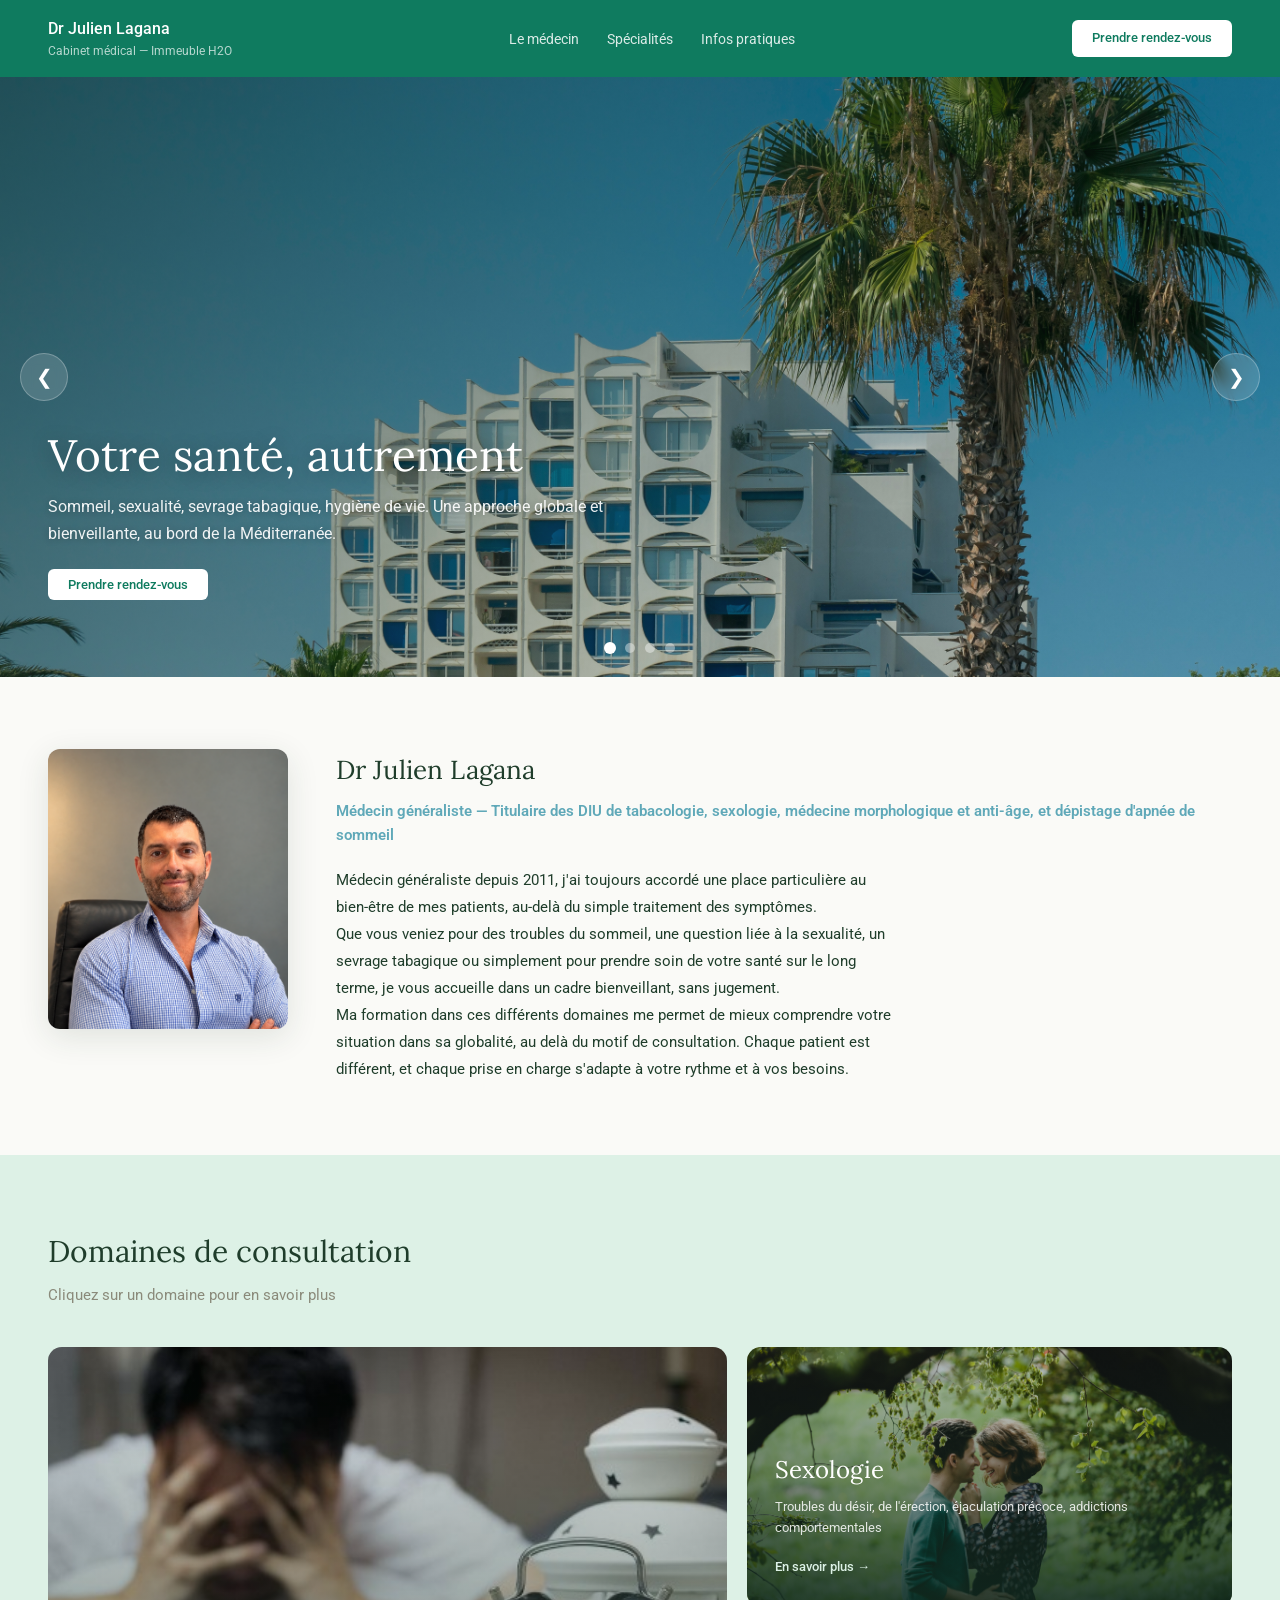
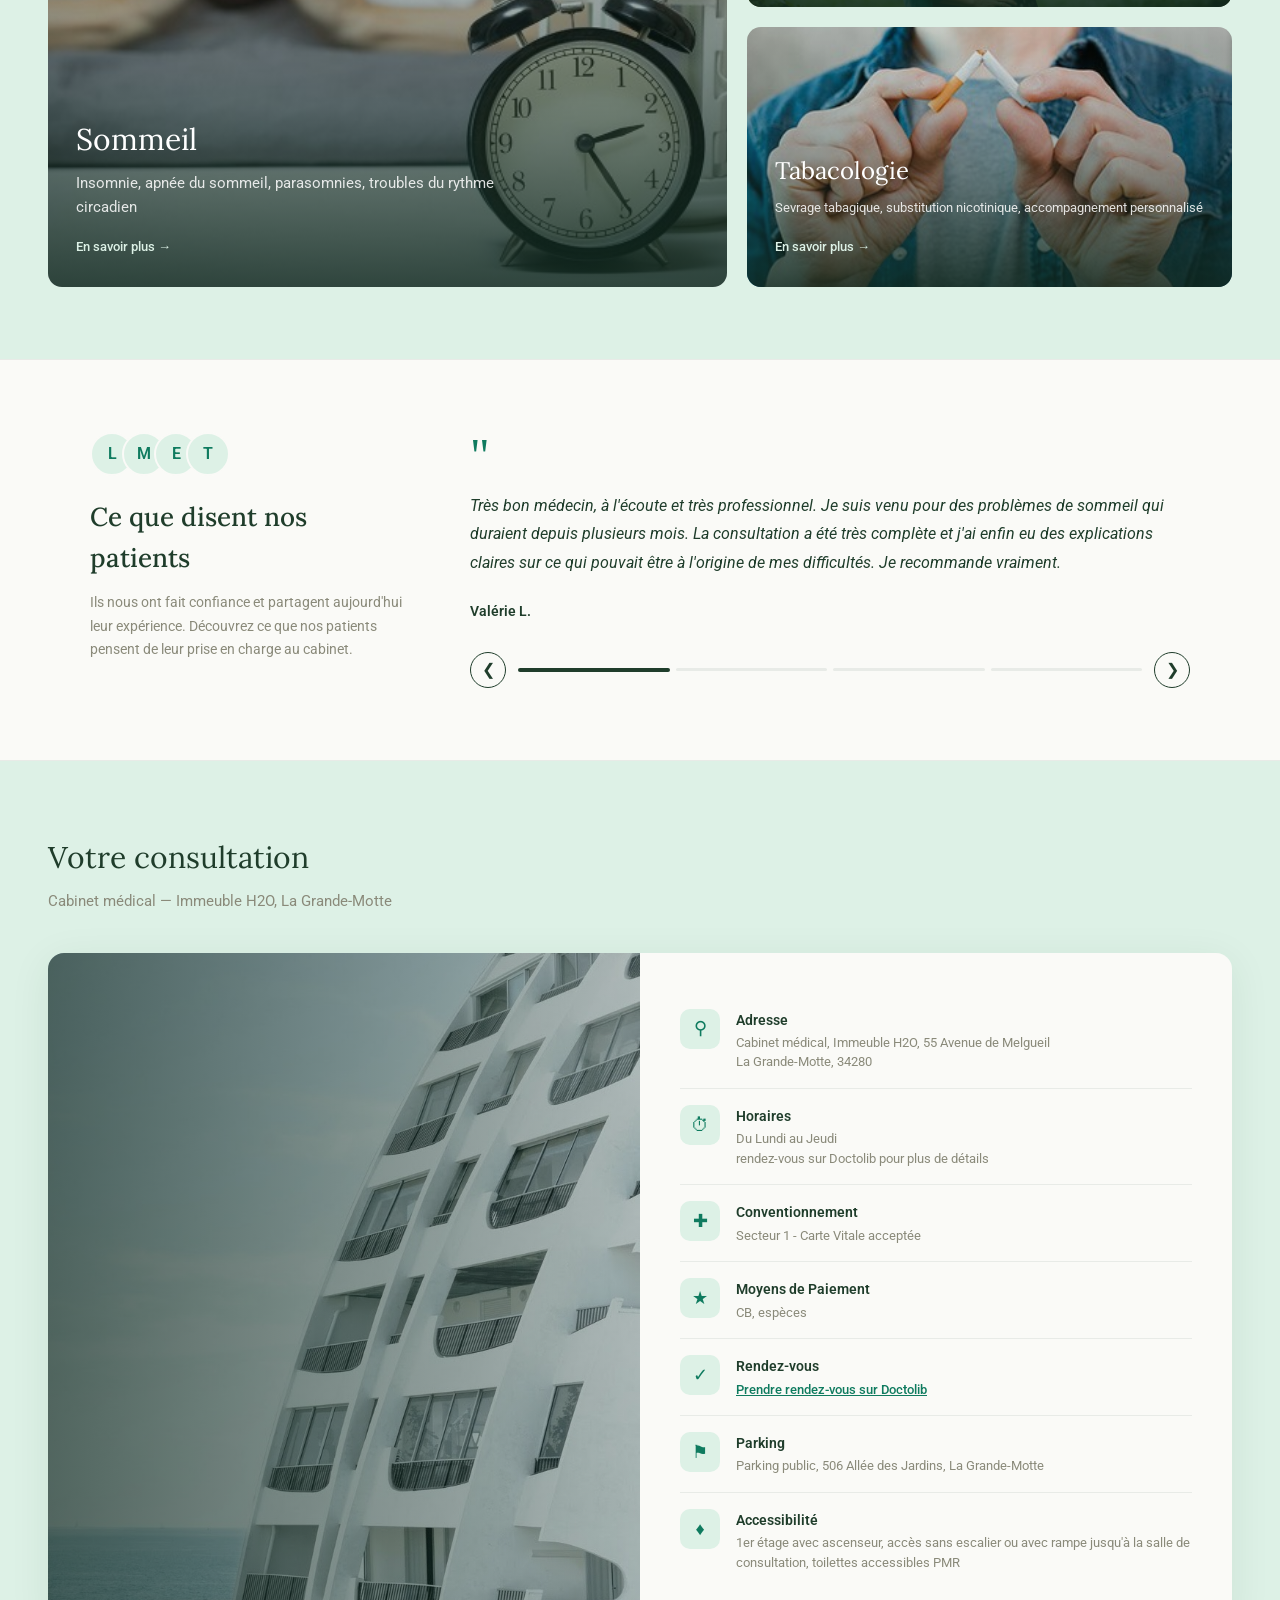
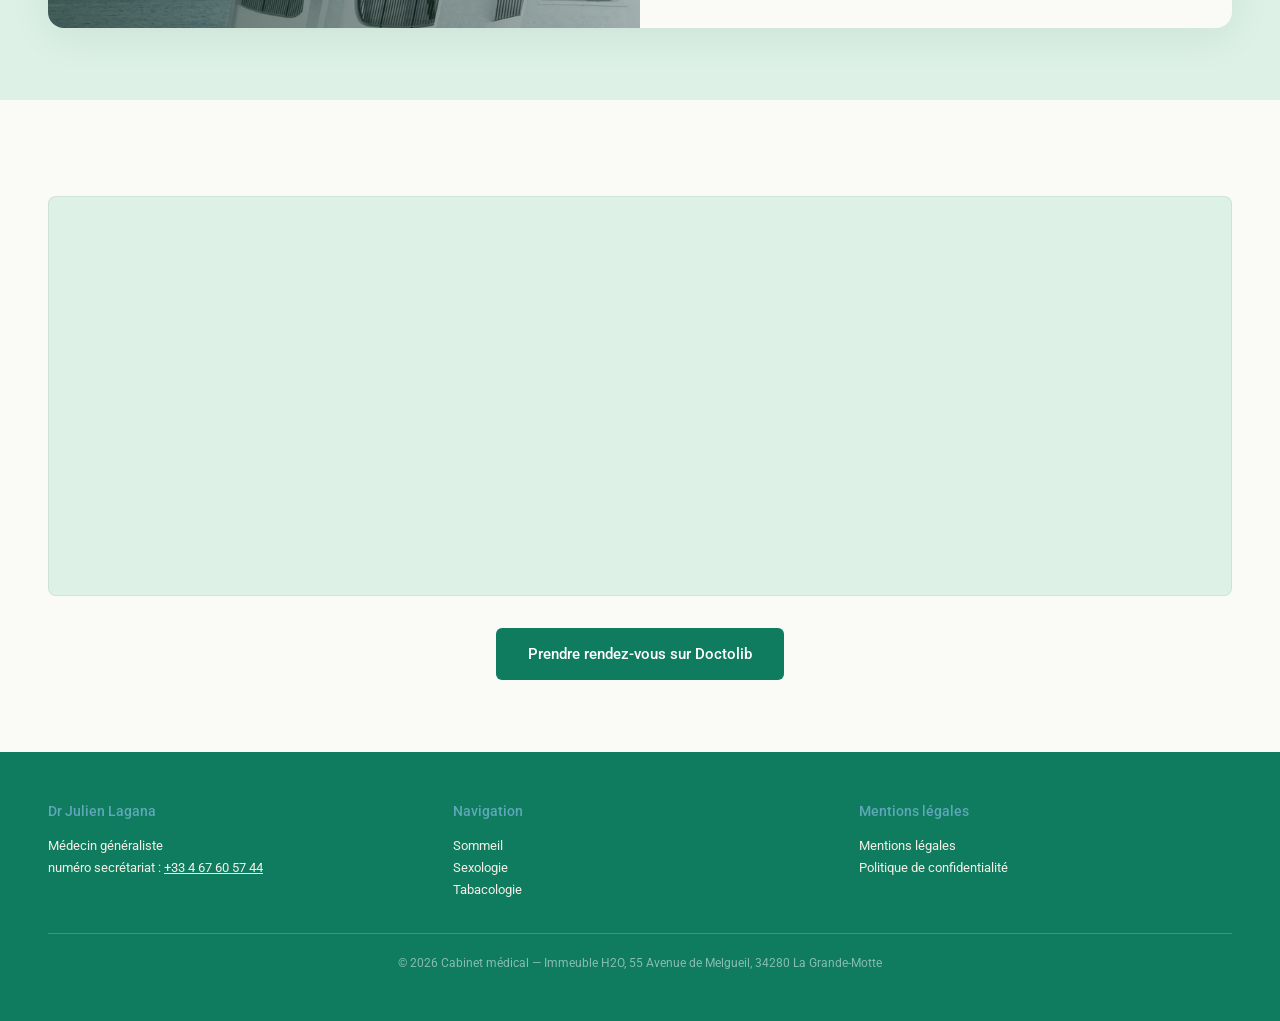
<file: index.html>
<!DOCTYPE html>
<html lang="fr">
<head>
  <meta charset="UTF-8">
  <meta name="viewport" content="width=device-width, initial-scale=1.0">
  <title>Dr Julien Lagana — Cabinet médical, La Grande-Motte</title>
  <link rel="preconnect" href="https://fonts.googleapis.com">
  <link rel="preconnect" href="https://fonts.gstatic.com" crossorigin>
  <link href="https://fonts.googleapis.com/css2?family=Lora:wght@400;500;600&family=Roboto:wght@400;500;700&display=swap" rel="stylesheet">
  <link rel="stylesheet" href="style.css">
  <script src="menu.js" defer></script>
</head>
<body>

  <!-- NAV -->
  <nav class="nav">
    <div class="nav-brand">
      Dr Julien Lagana
      <span>Cabinet médical — Immeuble H2O</span>
    </div>
    <ul class="nav-links" id="menu-principal">
      <li class="nav-mobile"><a href="index.html" aria-current="page">Accueil</a></li>
      <li><a href="#presentation">Le médecin</a></li>
      <li class="nav-desktop"><a href="#specialites">Spécialités</a></li>
      <li class="nav-mobile"><a href="sommeil.html">Sommeil</a></li>
      <li class="nav-mobile"><a href="sexologie.html">Sexologie</a></li>
      <li class="nav-mobile"><a href="tabacologie.html">Tabacologie</a></li>
      <!-- MASQUÉ (Bien vieillir) : <li class="nav-mobile"><a href="bien-vieillir.html">Bien vieillir</a></li> -->
      <li><a href="#infos">Infos pratiques</a></li>
    </ul>
    <a href="https://www.doctolib.fr/medecin-generaliste/la-grande-motte/julien-lagana" class="nav-rdv" target="_blank" rel="noopener noreferrer">Prendre rendez-vous</a>
    <button class="nav-toggle" type="button" aria-expanded="false" aria-controls="menu-principal" aria-label="Ouvrir le menu">
      <span></span><span></span><span></span>
    </button>
  </nav>

  <!-- CAROUSEL -->
  <section class="carousel" id="carousel">
    <div class="carousel-track" id="carouselTrack">

      <!-- Slide 1 : Accueil -->
      <div class="carousel-slide">
        <img src="images/slide-accueil.jpg" alt="Côte méditerranéenne">
        <div class="overlay"></div>
        <div class="content">
          <h1>Votre santé, autrement</h1>
          <p>Sommeil, sexualité, sevrage tabagique, hygiène de vie. Une approche globale et bienveillante, au bord de la Méditerranée.</p>
          <a href="https://www.doctolib.fr/medecin-generaliste/la-grande-motte/julien-lagana" class="nav-rdv" target="_blank" rel="noopener noreferrer">Prendre rendez-vous</a>
        </div>
      </div>

      <!-- Slide 2 : Sommeil -->
      <div class="carousel-slide">
        <img src="images/slide-sommeil.jpg" alt="Sommeil">
        <div class="overlay"></div>
        <div class="content">
          <h1>Sommeil</h1>
          <p>Insomnie, apnée du sommeil, parasomnies... retrouvez un sommeil réparateur.</p>
          <a href="sommeil.html" class="btn-outline">En savoir plus</a>
        </div>
      </div>

      <!-- Slide 3 : Sexologie -->
      <div class="carousel-slide">
        <img src="images/slide-sexologie.jpg" alt="Sexologie">
        <div class="overlay"></div>
        <div class="content">
          <h1>Sexologie</h1>
          <p>Troubles du désir, de l'érection, éjaculation précoce... un accompagnement en toute confidentialité.</p>
          <a href="sexologie.html" class="btn-outline">En savoir plus</a>
        </div>
      </div>

      <!-- Slide 4 : Tabacologie -->
      <div class="carousel-slide">
        <img src="images/slide-tabacologie.jpg" alt="Tabacologie">
        <div class="overlay"></div>
        <div class="content">
          <h1>Tabacologie</h1>
          <p>Sevrage tabagique, substitution nicotinique, un accompagnement personnalisé vers la liberté.</p>
          <a href="tabacologie.html" class="btn-outline">En savoir plus</a>
        </div>
      </div>

      <!-- MASQUÉ (Bien vieillir) : Slide 5
      <div class="carousel-slide">
        <img src="images/slide-bienvieillir.jpg" alt="Bien vieillir">
        <div class="overlay"></div>
        <div class="content">
          <h1>Bien vieillir</h1>
          <p>Alimentation, activité physique, relaxation... les piliers de votre équilibre de vie.</p>
          <a href="bien-vieillir.html" class="btn-outline">En savoir plus</a>
        </div>
      </div>
      -->

    </div>

    <button class="carousel-arrow prev" onclick="moveSlide(-1)">&#10094;</button>
    <button class="carousel-arrow next" onclick="moveSlide(1)">&#10095;</button>

    <div class="carousel-dots" id="carouselDots">
      <button class="carousel-dot active" onclick="goToSlide(0)"></button>
      <button class="carousel-dot" onclick="goToSlide(1)"></button>
      <button class="carousel-dot" onclick="goToSlide(2)"></button>
      <button class="carousel-dot" onclick="goToSlide(3)"></button>
      <!-- MASQUÉ (Bien vieillir) : <button class="carousel-dot" onclick="goToSlide(4)"></button> -->
    </div>
  </section>

  <!-- PRESENTATION -->
  <section class="section" id="presentation">
    <div class="presentation">
      <img src="images/portrait.png" alt="Dr Julien Lagana" class="portrait">
      <div class="presentation-text">
        <h3>Dr Julien Lagana</h3>
        <div class="diplomes">Médecin généraliste — Titulaire des DIU de tabacologie, sexologie, médecine morphologique et anti-âge, et dépistage d'apnée de sommeil</div>
        <p>Médecin généraliste depuis 2011, j'ai toujours accordé une place particulière au bien-être de mes patients, au-delà du simple traitement des symptômes.<br>
        Que vous veniez pour des troubles du sommeil, une question liée à la sexualité, un sevrage tabagique ou simplement pour prendre soin de votre santé sur le long terme, je vous accueille dans un cadre bienveillant, sans jugement.<br>
        Ma formation dans ces différents domaines me permet de mieux comprendre votre situation dans sa globalité, au delà du motif de consultation. Chaque patient est différent, et chaque prise en charge s'adapte à votre rythme et à vos besoins.</p>
      </div>
    </div>
  </section>

  <!-- SPECIALITES -->
  <section class="section section-menthe" id="specialites">
    <h2 class="section-title">Domaines de consultation</h2>
    <p class="section-subtitle">Cliquez sur un domaine pour en savoir plus</p>
    <!-- Classe "trois" : disposition à 3 cartes (Sommeil mis en avant). À retirer quand Bien vieillir sera réaffiché -->
    <div class="specs-grid trois">

      <a href="sommeil.html" class="spec-card">
        <img src="images/card-sommeil.jpg" alt="Sommeil" class="card-bg">
        <div class="card-overlay"></div>
        <div class="card-content">
          <h4>Sommeil</h4>
          <p>Insomnie, apnée du sommeil, parasomnies, troubles du rythme circadien</p>
          <span class="lien">En savoir plus &#8594;</span>
        </div>
      </a>

      <a href="sexologie.html" class="spec-card">
        <img src="images/card-sexologie.jpg" alt="Sexologie" class="card-bg">
        <div class="card-overlay"></div>
        <div class="card-content">
          <h4>Sexologie</h4>
          <p>Troubles du désir, de l'érection, éjaculation précoce, addictions comportementales</p>
          <span class="lien">En savoir plus &#8594;</span>
        </div>
      </a>

      <a href="tabacologie.html" class="spec-card">
        <img src="images/card-tabacologie.jpg" alt="Tabacologie" class="card-bg">
        <div class="card-overlay"></div>
        <div class="card-content">
          <h4>Tabacologie</h4>
          <p>Sevrage tabagique, substitution nicotinique, accompagnement personnalisé</p>
          <span class="lien">En savoir plus &#8594;</span>
        </div>
      </a>

      <!-- MASQUÉ (Bien vieillir) : carte
      <a href="bien-vieillir.html" class="spec-card">
        <img src="images/card-bienvieillir.jpg" alt="Bien vieillir" class="card-bg">
        <div class="card-overlay"></div>
        <div class="card-content">
          <h4>Bien vieillir</h4>
          <p>Alimentation, activité physique, relaxation, micro-nutrition</p>
          <span class="lien">En savoir plus &#8594;</span>
        </div>
      </a>
      -->

    </div>
  </section>

  <!-- AVIS PATIENTS -->
  <section class="avis-section">
    <div class="avis-wrapper">

      <div class="avis-left">
        <div class="avis-initiales">
          <div class="avis-initiale-small">L</div>
          <div class="avis-initiale-small">M</div>
          <div class="avis-initiale-small">E</div>
          <div class="avis-initiale-small">T</div>
        </div>
        <h2>Ce que disent nos patients</h2>
        <p>Ils nous ont fait confiance et partagent aujourd'hui leur expérience. Découvrez ce que nos patients pensent de leur prise en charge au cabinet.</p>
      </div>

      <div class="avis-right">
        <div class="avis-quote">"</div>
        <div class="avis-track" id="avisTrack">

          <div class="avis-slide">
            <p class="avis-texte">Très bon médecin, à l'écoute et très professionnel. Je suis venu pour des problèmes de sommeil qui duraient depuis plusieurs mois. La consultation a été très complète et j'ai enfin eu des explications claires sur ce qui pouvait être à l'origine de mes difficultés. Je recommande vraiment.</p>
            <span class="avis-nom">Valérie L.</span>
          </div>

          <div class="avis-slide">
            <p class="avis-texte">Médecin très à l'écoute et surtout très à l'aise pour parler de sujets parfois difficiles. J'ai apprécié son approche, sans jugement et avec beaucoup de professionnalisme. Les explications étaient simples et la consultation s'est vraiment bien passée. Je recommande.</p>
            <span class="avis-nom">François M.</span>
          </div>

          <div class="avis-slide">
            <p class="avis-texte">Excellent médecin généraliste. Prend le temps d'écouter, pose les bonnes questions et explique clairement les choses. On sent qu'il s'intéresse vraiment à la personne et pas uniquement au problème pour lequel on vient consulter. Très professionnel et bienveillant.</p>
            <span class="avis-nom">William E.</span>
          </div>

          <div class="avis-slide">
            <p class="avis-texte">Consultation en sexologie très agréable malgré un sujet pas forcément facile à aborder. Beaucoup d’écoute et aucune gêne. Je recommande.</p>
            <span class="avis-nom">Robert T.</span>
          </div>

        </div>

        <div class="avis-nav">
          <button class="avis-arrow" onclick="moveAvis(-1)">&#10094;</button>
          <div class="avis-bars">
            <button class="avis-bar active" onclick="goToAvis(0)"></button>
            <button class="avis-bar" onclick="goToAvis(1)"></button>
            <button class="avis-bar" onclick="goToAvis(2)"></button>
            <button class="avis-bar" onclick="goToAvis(3)"></button>
          </div>
          <button class="avis-arrow" onclick="moveAvis(1)">&#10095;</button>
        </div>
      </div>

    </div>
  </section>

  <!-- INFOS PRATIQUES -->
  <section class="section section-menthe" id="infos">
    <h2 class="section-title">Votre consultation</h2>
    <p class="section-subtitle">Cabinet médical — Immeuble H2O, La Grande-Motte</p>

    <div class="infos-wrapper">
      <div class="infos-left">
        <img src="images/architecture-h2o.jpeg" alt="Immeuble H2O, La Grande-Motte">
        <div class="infos-overlay">
          <p></p>
        </div>
      </div>
      <div class="infos-right">
        <div class="info-item">
          <div class="info-icon">&#9906;</div>
          <div>
            <h5>Adresse</h5>
            <p>Cabinet médical, Immeuble H2O, 55 Avenue de Melgueil<br>La Grande-Motte, 34280</p>
          </div>
        </div>
        <div class="info-item">
          <div class="info-icon">&#9201;</div>
          <div>
            <h5>Horaires</h5>
            <p>Du Lundi au Jeudi<br>rendez-vous sur Doctolib pour plus de détails</p>
          </div>
        </div>
        <div class="info-item">
          <div class="info-icon">&#10010;</div>
          <div>
            <h5>Conventionnement</h5>
            <p>Secteur 1 - Carte Vitale acceptée</p>
          </div>
        </div>
        <div class="info-item">
          <div class="info-icon">&#9733;</div>
          <div>
            <h5>Moyens de Paiement</h5>
            <p>CB, espèces</p>
          </div>
        </div>
        <div class="info-item">
          <div class="info-icon">&#10003;</div>
          <div>
            <h5>Rendez-vous</h5>
            <p><a href="https://www.doctolib.fr/medecin-generaliste/la-grande-motte/julien-lagana" target="_blank" rel="noopener noreferrer" style="color: var(--emeraude); font-weight: 500;">Prendre rendez-vous sur Doctolib</a></p>
          </div>
        </div>
        <div class="info-item">
          <div class="info-icon">&#9873;</div>
          <div>
            <h5>Parking</h5>
            <p>Parking public, 506 Allée des Jardins, La Grande-Motte</p>
          </div>
        </div>
        <div class="info-item">
          <div class="info-icon">&#9830;</div>
          <div>
            <h5>Accessibilité</h5>
            <p>1er étage avec ascenseur, accès sans escalier ou avec rampe jusqu'à la salle de consultation, toilettes accessibles PMR</p>
          </div>
        </div>
      </div>
    </div>
  </section>

  <!-- MAPS + RDV -->
  <section class="section">
    <div class="map-container">
      <iframe
        src="https://www.google.com/maps/embed?pb=!1m18!1m12!1m3!1d2891.1127478301587!2d4.0873558!3d43.562533699999996!2m3!1f0!2f0!3f0!3m2!1i1024!2i768!4f13.1!3m3!1m2!1s0x12b697f5aa3e0e39%3A0xe2fa07c87bc31365!2s55%20Av.%20de%20Melgueil%2C%2034280%20La%20Grande-Motte!5e0!3m2!1sfr!2sfr!4v1792088309373!5m2!1sfr!2sfr"
        width="100%" height="100%"
        style="border:0;"
        allowfullscreen=""
        loading="lazy"
        referrerpolicy="strict-origin-when-cross-origin"
        title="Plan d'accès au cabinet, 55 Avenue de Melgueil, La Grande-Motte">
      </iframe>
    </div>
    <div class="cta-center">
      <a href="https://www.doctolib.fr/medecin-generaliste/la-grande-motte/julien-lagana" class="btn-primary" target="_blank" rel="noopener noreferrer">Prendre rendez-vous sur Doctolib</a>
    </div>
  </section>

  <!-- FOOTER -->
  <footer class="footer">
    <div class="footer-grid">
      <div>
        <h5>Dr Julien Lagana</h5>
        <p>Médecin généraliste<br>numéro secrétariat : <a href="tel:+33467605744">+33 4 67 60 57 44</a></p>
      </div>
      <div>
        <h5>Navigation</h5>
        <p>
          <a href="sommeil.html">Sommeil</a><br>
          <a href="sexologie.html">Sexologie</a><br>
          <a href="tabacologie.html">Tabacologie</a><br>
          <!-- MASQUÉ (Bien vieillir) : <a href="bien-vieillir.html">Bien vieillir</a><br> -->
        </p>
      </div>
      <div>
        <h5>Mentions légales</h5>
        <p>
          <a href="mentions-legales.html">Mentions légales</a><br>
          <a href="#">Politique de confidentialité</a>
        </p>
      </div>
    </div>
    <div class="footer-bottom">© 2026 Cabinet médical — Immeuble H2O, 55 Avenue de Melgueil, 34280 La Grande-Motte</div>
  </footer>

  <!-- CAROUSEL JS -->
  <script>
    let currentSlide = 0;
    // Nombre de slides calculé automatiquement (s'adapte si on masque ou réaffiche une slide)
    const totalSlides = document.querySelectorAll('.carousel-slide').length;
    const track = document.getElementById('carouselTrack');
    const dots = document.querySelectorAll('.carousel-dot');
    let autoplayInterval;

    function updateCarousel() {
      track.style.transform = `translateX(-${currentSlide * 100}%)`;
      dots.forEach((dot, i) => {
        dot.classList.toggle('active', i === currentSlide);
      });
    }

    function moveSlide(direction) {
      currentSlide = (currentSlide + direction + totalSlides) % totalSlides;
      updateCarousel();
      resetAutoplay();
    }

    function goToSlide(index) {
      currentSlide = index;
      updateCarousel();
      resetAutoplay();
    }

    function startAutoplay() {
      autoplayInterval = setInterval(() => {
        currentSlide = (currentSlide + 1) % totalSlides;
        updateCarousel();
      }, 5000);
    }

    function resetAutoplay() {
      clearInterval(autoplayInterval);
      startAutoplay();
    }

    startAutoplay();

    // Carousel avis
    let currentAvis = 0;
    const totalAvis = 4;
    const avisTrack = document.getElementById('avisTrack');
    const avisBars = document.querySelectorAll('.avis-bar');

    function updateAvis() {
      avisTrack.style.transform = `translateX(-${currentAvis * 100}%)`;
      avisBars.forEach((bar, i) => {
        bar.classList.toggle('active', i === currentAvis);
      });
    }

    function moveAvis(direction) {
      currentAvis = (currentAvis + direction + totalAvis) % totalAvis;
      updateAvis();
    }

    function goToAvis(index) {
      currentAvis = index;
      updateAvis();
    }
  </script>

</body>
</html>
</file>
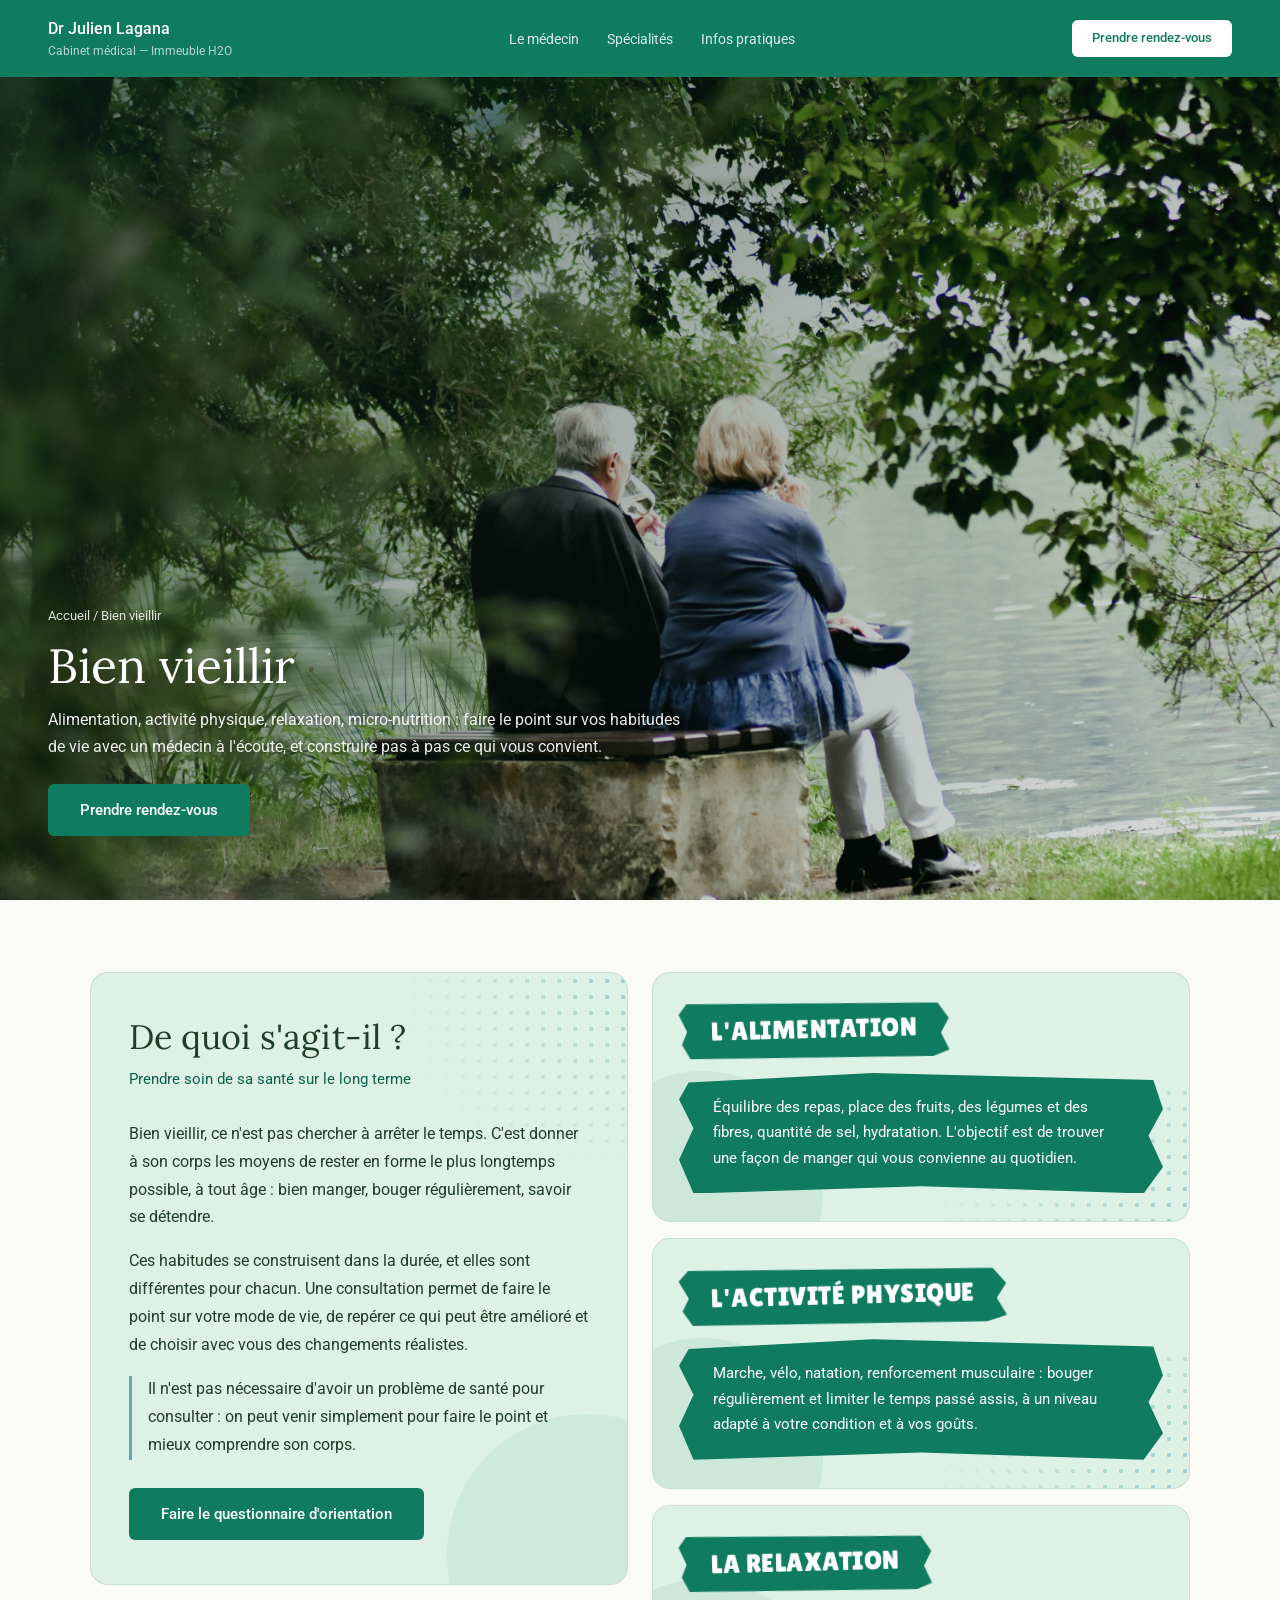
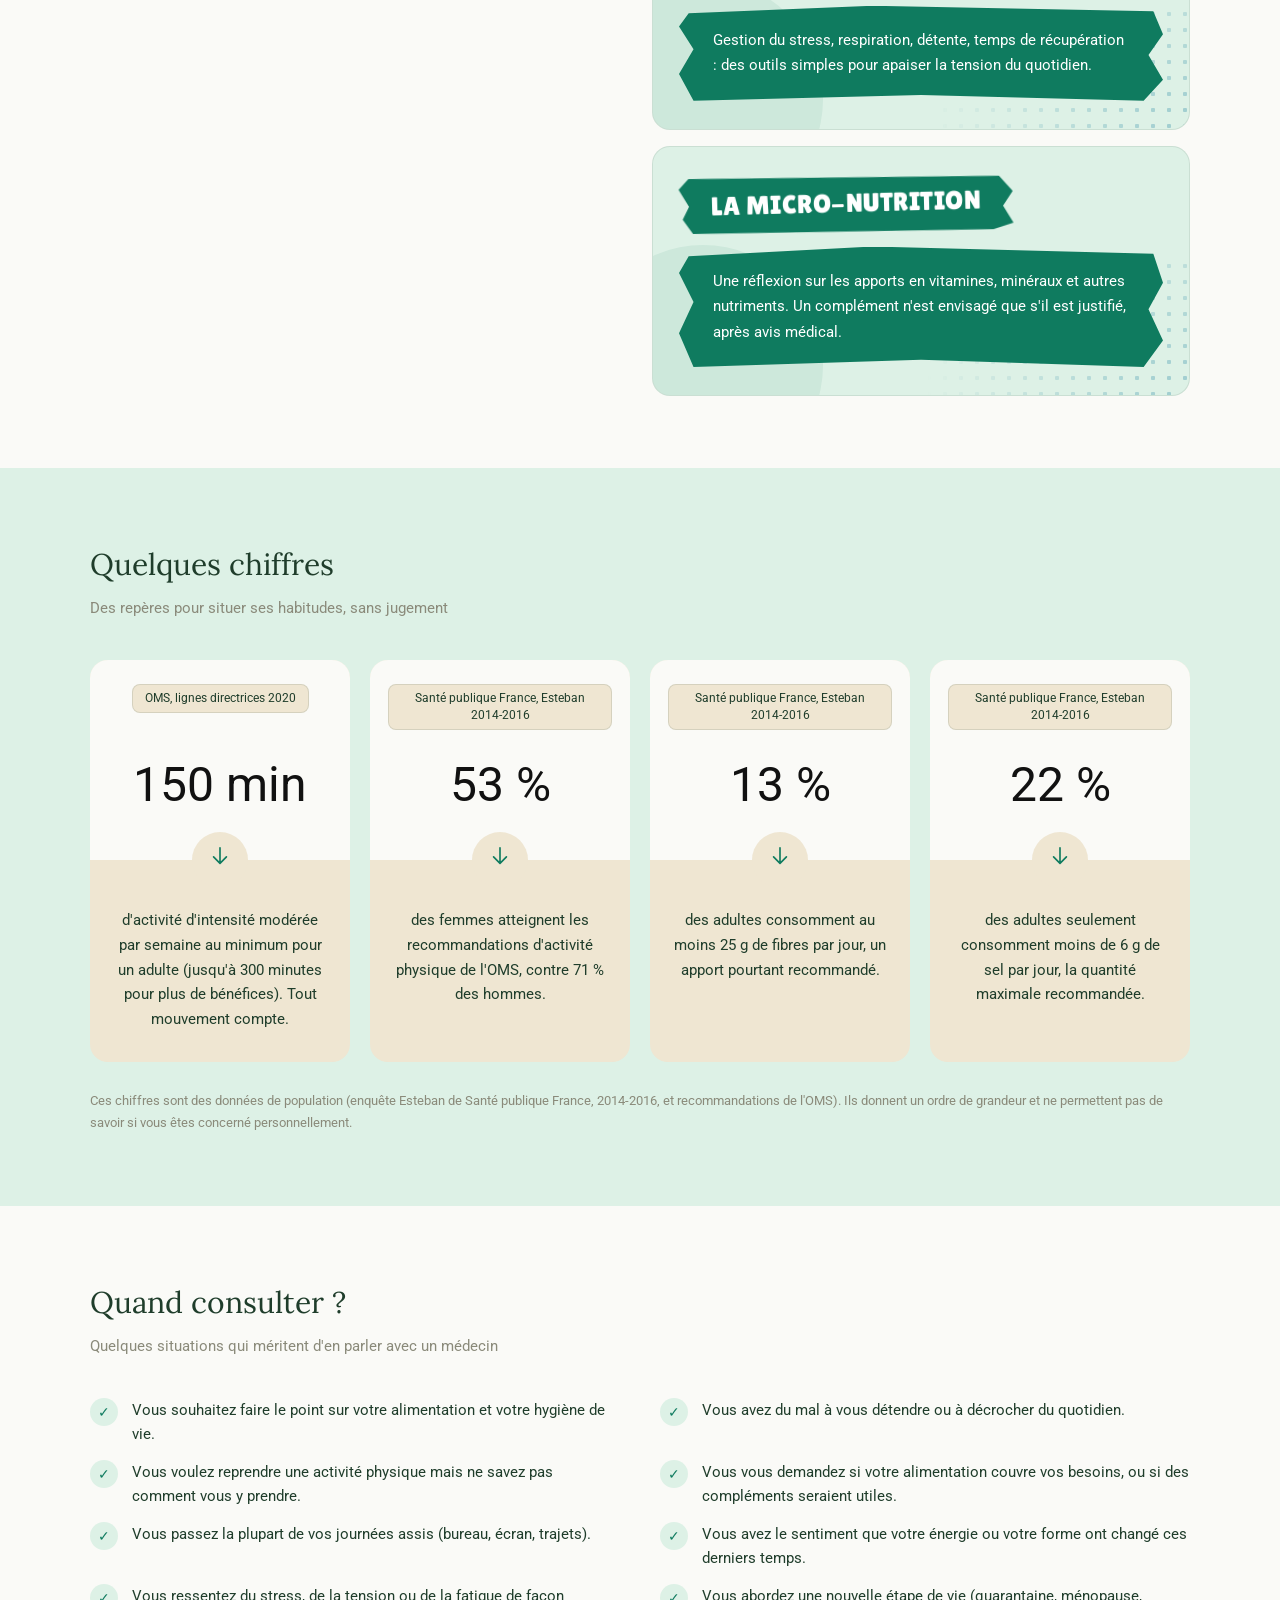
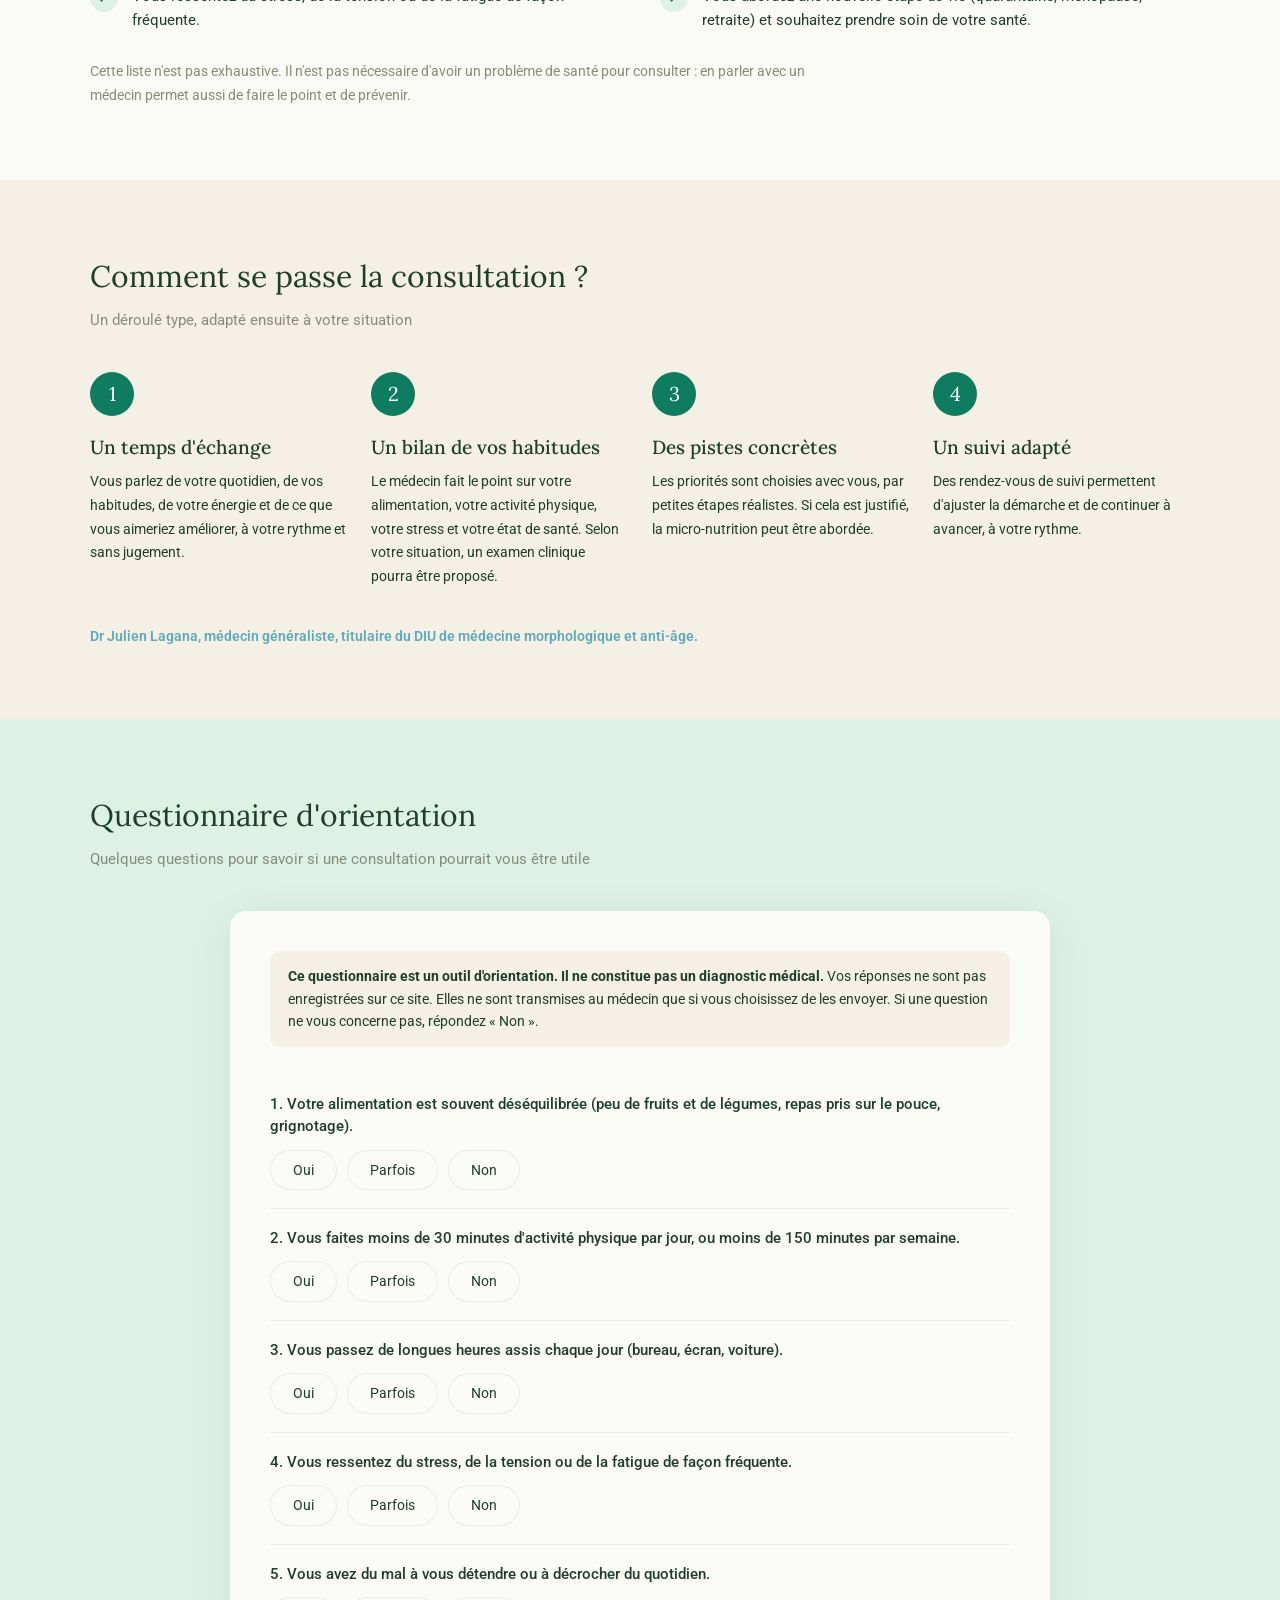
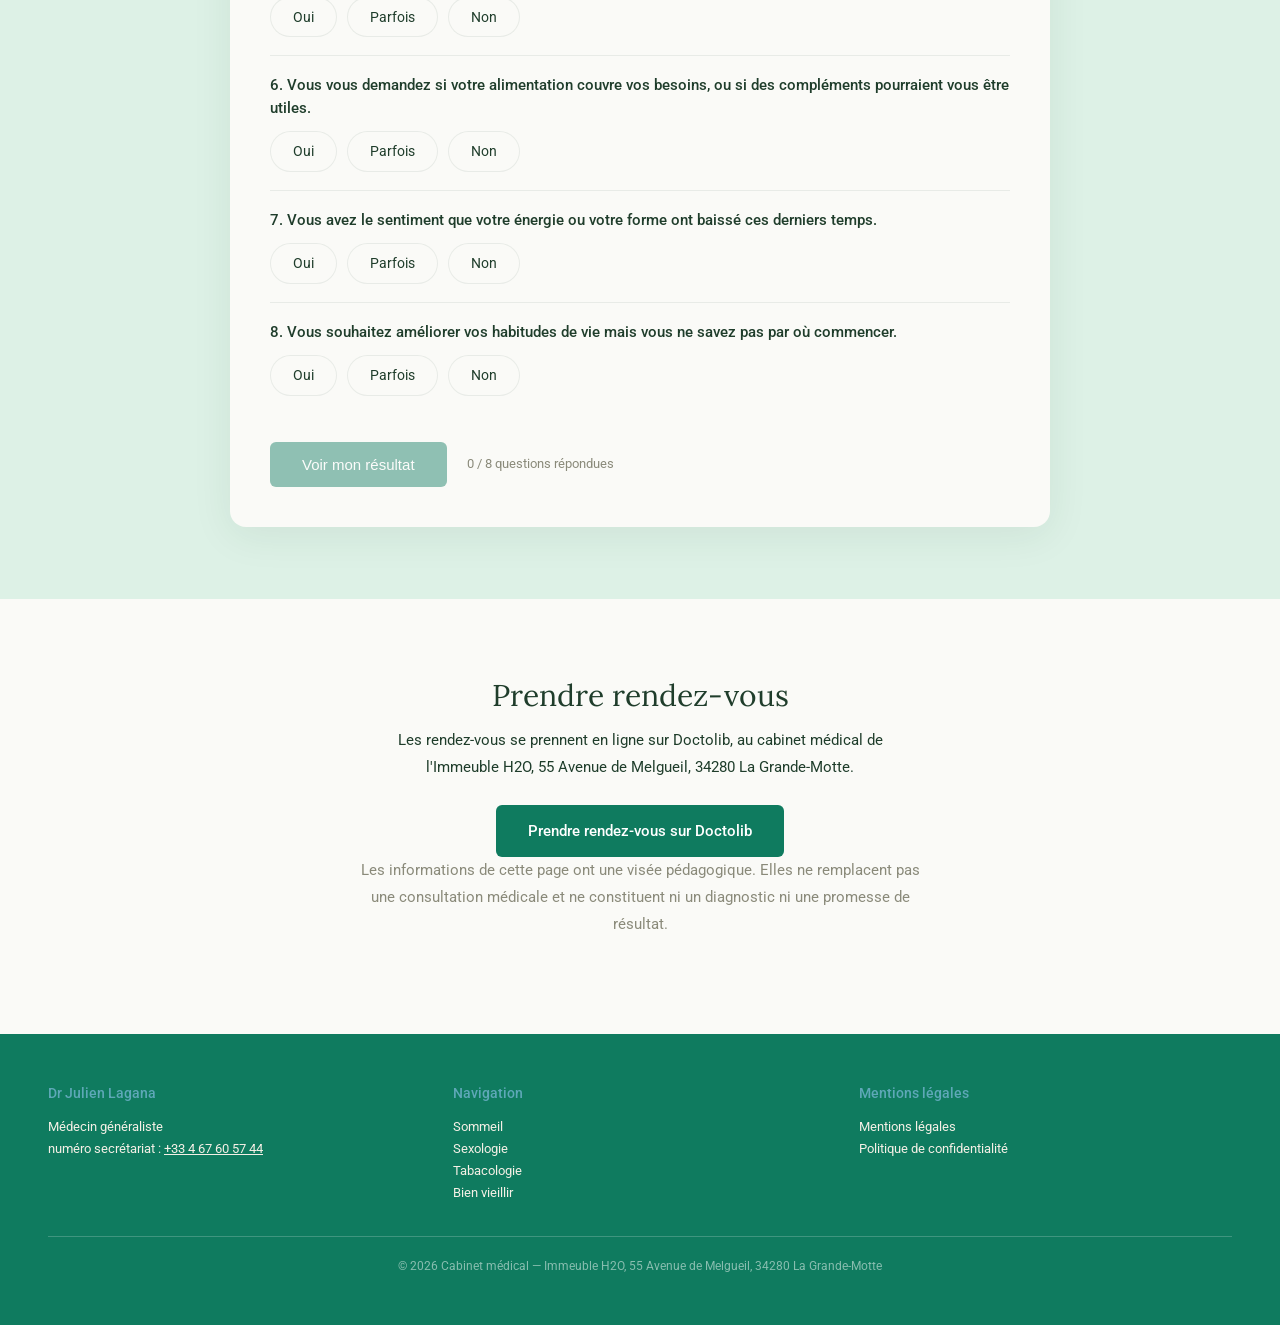
<file: bien-vieillir.html>
<!DOCTYPE html>
<html lang="fr">
<head>
  <meta charset="UTF-8">
  <meta name="viewport" content="width=device-width, initial-scale=1.0">
  <title>Bien vieillir — Dr Julien Lagana, La Grande-Motte</title>
  <meta name="description" content="Bien vieillir : alimentation, activité physique, relaxation, micro-nutrition. Consultation avec le Dr Julien Lagana, médecin généraliste à La Grande-Motte.">
  <link rel="preconnect" href="https://fonts.googleapis.com">
  <link rel="preconnect" href="https://fonts.gstatic.com" crossorigin>
  <link href="https://fonts.googleapis.com/css2?family=Lora:wght@400;500;600&family=Roboto:wght@400;500;700&family=Lilita+One&display=swap" rel="stylesheet">
  <link rel="stylesheet" href="style.css">
</head>
<body>

  <!-- NAV -->
  <nav class="nav">
    <div class="nav-brand">
      Dr Julien Lagana
      <span>Cabinet médical — Immeuble H2O</span>
    </div>
    <ul class="nav-links">
      <li><a href="index.html#presentation">Le médecin</a></li>
      <li><a href="index.html#specialites">Spécialités</a></li>
      <li><a href="index.html#infos">Infos pratiques</a></li>
    </ul>
    <a href="https://www.doctolib.fr/medecin-generaliste/la-grande-motte/julien-lagana" class="nav-rdv" target="_blank" rel="noopener noreferrer">Prendre rendez-vous</a>
  </nav>

  <!-- HERO -->
  <section class="hero">
    <img src="images/slide-bienvieillir.jpg" alt="Bien vieillir">
    <div class="overlay"></div>
    <div class="content">
      <div class="fil-ariane"><a href="index.html">Accueil</a> / Bien vieillir</div>
      <h1>Bien vieillir</h1>
      <p>Alimentation, activité physique, relaxation, micro-nutrition : faire le point sur vos habitudes de vie avec un médecin à l'écoute, et construire pas à pas ce qui vous convient.</p>
      <a href="https://www.doctolib.fr/medecin-generaliste/la-grande-motte/julien-lagana" class="btn-primary" target="_blank" rel="noopener noreferrer">Prendre rendez-vous</a>
    </div>
  </section>

  <!-- 1. DE QUOI S'AGIT-IL -->
  <section class="section" id="de-quoi-sagit-il">
    <div class="container quoi-layout">

      <!-- Colonne gauche : définition -->
      <div class="quoi-intro">
        <h2>De quoi s'agit-il ?</h2>
        <p class="quoi-intro-sub">Prendre soin de sa santé sur le long terme</p>
        <p>Bien vieillir, ce n'est pas chercher à arrêter le temps. C'est donner à son corps les moyens de rester en forme le plus longtemps possible, à tout âge : bien manger, bouger régulièrement, savoir se détendre.</p>
        <p>Ces habitudes se construisent dans la durée, et elles sont différentes pour chacun. Une consultation permet de faire le point sur votre mode de vie, de repérer ce qui peut être amélioré et de choisir avec vous des changements réalistes.</p>
        <p class="quoi-intro-accent">Il n'est pas nécessaire d'avoir un problème de santé pour consulter : on peut venir simplement pour faire le point et mieux comprendre son corps.</p>
        <a href="#questionnaire" class="btn-primary">Faire le questionnaire d'orientation</a>
      </div>

      <!-- Colonne droite : les quatre piliers -->
      <div class="quoi-grid">
        <div class="quoi-card">
          <div class="quoi-titre">L'alimentation</div>
          <div class="quoi-texte">Équilibre des repas, place des fruits, des légumes et des fibres, quantité de sel, hydratation. L'objectif est de trouver une façon de manger qui vous convienne au quotidien.</div>
        </div>
        <div class="quoi-card">
          <div class="quoi-titre">L'activité physique</div>
          <div class="quoi-texte">Marche, vélo, natation, renforcement musculaire : bouger régulièrement et limiter le temps passé assis, à un niveau adapté à votre condition et à vos goûts.</div>
        </div>
        <div class="quoi-card">
          <div class="quoi-titre">La relaxation</div>
          <div class="quoi-texte">Gestion du stress, respiration, détente, temps de récupération : des outils simples pour apaiser la tension du quotidien.</div>
        </div>
        <div class="quoi-card">
          <div class="quoi-titre">La micro-nutrition</div>
          <div class="quoi-texte">Une réflexion sur les apports en vitamines, minéraux et autres nutriments. Un complément n'est envisagé que s'il est justifié, après avis médical.</div>
        </div>
      </div>

    </div>
  </section>

  <!-- 2. QUELQUES CHIFFRES -->
  <!-- Sources :
       - OMS : 150 à 300 min d'activité d'intensité modérée par semaine (ou 75 à 150 min d'intensité soutenue) pour les adultes (lignes directrices OMS 2020)
       - Santé publique France, Esteban 2014-2016 (BEH) : 71 % des hommes et 53 % des femmes atteignent les recommandations OMS d'activité physique
       - Santé publique France, Esteban 2014-2016, chapitre consommations alimentaires : 13 % des adultes consomment au moins 25 g de fibres par jour ; 22 % des adultes consomment moins de 6 g de sel par jour
       - NE PAS UTILISER le chiffre "au moins 5 fruits et légumes par jour" : deux valeurs différentes (42 % et 28 %) apparaissent selon les pages de Santé publique France, à vérifier avant tout ajout.
       - TODO : ce sont des données 2014-2016 ; vérifier s'il existe une édition plus récente avant publication -->
  <section class="section section-menthe" id="chiffres">
    <div class="container">
      <h2 class="section-title">Quelques chiffres</h2>
      <p class="section-subtitle">Des repères pour situer ses habitudes, sans jugement</p>

      <div class="chiffres-grid">
        <div class="chiffre-card">
          <div class="chiffre-haut">
            <span class="chiffre-badge">OMS, lignes directrices 2020</span>
            <div class="chiffre-valeur">150 min</div>
          </div>
          <div class="chiffre-bas">
            <div class="chiffre-fleche"><svg viewBox="0 0 24 24" fill="none" stroke="#0F7B5F" stroke-width="1.8" stroke-linecap="round" stroke-linejoin="round" aria-hidden="true"><path d="M12 3v17M5 13l7 7 7-7"/></svg></div>
            d'activité d'intensité modérée par semaine au minimum pour un adulte (jusqu'à 300 minutes pour plus de bénéfices). Tout mouvement compte.
          </div>
        </div>
        <div class="chiffre-card">
          <div class="chiffre-haut">
            <span class="chiffre-badge">Santé publique France, Esteban 2014-2016</span>
            <div class="chiffre-valeur">53 %</div>
          </div>
          <div class="chiffre-bas">
            <div class="chiffre-fleche"><svg viewBox="0 0 24 24" fill="none" stroke="#0F7B5F" stroke-width="1.8" stroke-linecap="round" stroke-linejoin="round" aria-hidden="true"><path d="M12 3v17M5 13l7 7 7-7"/></svg></div>
            des femmes atteignent les recommandations d'activité physique de l'OMS, contre 71 % des hommes.
          </div>
        </div>
        <div class="chiffre-card">
          <div class="chiffre-haut">
            <span class="chiffre-badge">Santé publique France, Esteban 2014-2016</span>
            <div class="chiffre-valeur">13 %</div>
          </div>
          <div class="chiffre-bas">
            <div class="chiffre-fleche"><svg viewBox="0 0 24 24" fill="none" stroke="#0F7B5F" stroke-width="1.8" stroke-linecap="round" stroke-linejoin="round" aria-hidden="true"><path d="M12 3v17M5 13l7 7 7-7"/></svg></div>
            des adultes consomment au moins 25 g de fibres par jour, un apport pourtant recommandé.
          </div>
        </div>
        <div class="chiffre-card">
          <div class="chiffre-haut">
            <span class="chiffre-badge">Santé publique France, Esteban 2014-2016</span>
            <div class="chiffre-valeur">22 %</div>
          </div>
          <div class="chiffre-bas">
            <div class="chiffre-fleche"><svg viewBox="0 0 24 24" fill="none" stroke="#0F7B5F" stroke-width="1.8" stroke-linecap="round" stroke-linejoin="round" aria-hidden="true"><path d="M12 3v17M5 13l7 7 7-7"/></svg></div>
            des adultes seulement consomment moins de 6 g de sel par jour, la quantité maximale recommandée.
          </div>
        </div>
      </div>
      <p class="chiffres-note">Ces chiffres sont des données de population (enquête Esteban de Santé publique France, 2014-2016, et recommandations de l'OMS). Ils donnent un ordre de grandeur et ne permettent pas de savoir si vous êtes concerné personnellement.</p>
    </div>
  </section>

  <!-- 3. QUAND CONSULTER -->
  <section class="section" id="quand-consulter">
    <div class="container">
      <h2 class="section-title">Quand consulter ?</h2>
      <p class="section-subtitle">Quelques situations qui méritent d'en parler avec un médecin</p>

      <ul class="signes-list">
        <li><span class="signe-icon">&#10003;</span><span>Vous souhaitez faire le point sur votre alimentation et votre hygiène de vie.</span></li>
        <li><span class="signe-icon">&#10003;</span><span>Vous voulez reprendre une activité physique mais ne savez pas comment vous y prendre.</span></li>
        <li><span class="signe-icon">&#10003;</span><span>Vous passez la plupart de vos journées assis (bureau, écran, trajets).</span></li>
        <li><span class="signe-icon">&#10003;</span><span>Vous ressentez du stress, de la tension ou de la fatigue de façon fréquente.</span></li>
        <li><span class="signe-icon">&#10003;</span><span>Vous avez du mal à vous détendre ou à décrocher du quotidien.</span></li>
        <li><span class="signe-icon">&#10003;</span><span>Vous vous demandez si votre alimentation couvre vos besoins, ou si des compléments seraient utiles.</span></li>
        <li><span class="signe-icon">&#10003;</span><span>Vous avez le sentiment que votre énergie ou votre forme ont changé ces derniers temps.</span></li>
        <li><span class="signe-icon">&#10003;</span><span>Vous abordez une nouvelle étape de vie (quarantaine, ménopause, retraite) et souhaitez prendre soin de votre santé.</span></li>
      </ul>
      <p class="signes-note">Cette liste n'est pas exhaustive. Il n'est pas nécessaire d'avoir un problème de santé pour consulter : en parler avec un médecin permet aussi de faire le point et de prévenir.</p>
    </div>
  </section>

  <!-- 4. COMMENT SE PASSE LA CONSULTATION -->
  <!-- TODO : faire valider ce déroulé par le médecin -->
  <section class="section section-sable" id="consultation">
    <div class="container">
      <h2 class="section-title">Comment se passe la consultation ?</h2>
      <p class="section-subtitle">Un déroulé type, adapté ensuite à votre situation</p>

      <div class="etapes">
        <div class="etape">
          <div class="etape-num">1</div>
          <h3>Un temps d'échange</h3>
          <p>Vous parlez de votre quotidien, de vos habitudes, de votre énergie et de ce que vous aimeriez améliorer, à votre rythme et sans jugement.</p>
        </div>
        <div class="etape">
          <div class="etape-num">2</div>
          <h3>Un bilan de vos habitudes</h3>
          <p>Le médecin fait le point sur votre alimentation, votre activité physique, votre stress et votre état de santé. Selon votre situation, un examen clinique pourra être proposé.</p>
        </div>
        <div class="etape">
          <div class="etape-num">3</div>
          <h3>Des pistes concrètes</h3>
          <p>Les priorités sont choisies avec vous, par petites étapes réalistes. Si cela est justifié, la micro-nutrition peut être abordée.</p>
        </div>
        <div class="etape">
          <div class="etape-num">4</div>
          <h3>Un suivi adapté</h3>
          <p>Des rendez-vous de suivi permettent d'ajuster la démarche et de continuer à avancer, à votre rythme.</p>
        </div>
      </div>
      <!-- TODO : vérifier l'intitulé exact du diplôme avec le médecin (université, année) et la formulation à afficher ("anti-âge" peut être jugé trop commercial) -->
      <p class="diplome-ligne">Dr Julien Lagana, médecin généraliste, titulaire du DIU de médecine morphologique et anti-âge.</p>
    </div>
  </section>

  <!-- 5. QUESTIONNAIRE D'ORIENTATION -->
  <section class="section section-menthe" id="questionnaire">
    <div class="container">
      <h2 class="section-title">Questionnaire d'orientation</h2>
      <p class="section-subtitle">Quelques questions pour savoir si une consultation pourrait vous être utile</p>

      <div class="quiz">
        <div class="quiz-disclaimer">
          <strong>Ce questionnaire est un outil d'orientation. Il ne constitue pas un diagnostic médical.</strong>
          Vos réponses ne sont pas enregistrées sur ce site. Elles ne sont transmises au médecin que si vous choisissez de les envoyer. Si une question ne vous concerne pas, répondez « Non ».
        </div>

        <!-- Formulaire des questions (généré par le script) -->
        <div id="quizForm">
          <div id="quizQuestions"></div>
          <div class="quiz-footer">
            <button type="button" class="btn-primary" id="quizSubmit" disabled>Voir mon résultat</button>
            <span class="quiz-progress" id="quizProgress"></span>
          </div>
        </div>

        <!-- Résultat -->
        <div class="quiz-result" id="quizResult">
          <div class="result-box" id="resultBox">
            <div class="result-score" id="resultScore"></div>
            <h3 id="resultTitre"></h3>
            <p id="resultTexte"></p>
          </div>

          <div class="result-actions">
            <button type="button" class="btn-primary" id="btnOuvrirEnvoi">Envoyer mes réponses au médecin</button>
            <a href="https://www.doctolib.fr/medecin-generaliste/la-grande-motte/julien-lagana" class="btn-secondary" target="_blank" rel="noopener noreferrer">Prendre rendez-vous</a>
            <button type="button" class="btn-lien" id="btnFermer">Fermer sans rien envoyer</button>
          </div>

          <div class="send-panel" id="sendPanel">
            <p>Le médecin recevra vos nom, prénom et téléphone, la spécialité concernée, vos réponses question par question, votre score et le message de résultat. Ces informations concernent votre santé et vos habitudes de vie : elles sont confidentielles et ne servent qu'à préparer votre consultation si vous prenez rendez-vous.</p>
            <p>En cliquant sur « Préparer l'email », votre messagerie s'ouvre avec un message déjà rempli. Rien n'est envoyé tant que vous ne cliquez pas vous-même sur « Envoyer » dans votre messagerie.</p>
            <div class="send-identite">
              <div>
                <label class="champ" for="patientNom">Nom</label>
                <input type="text" id="patientNom" autocomplete="family-name" required>
              </div>
              <div>
                <label class="champ" for="patientPrenom">Prénom</label>
                <input type="text" id="patientPrenom" autocomplete="given-name" required>
              </div>
            </div>
            <label class="champ" for="patientTel">Téléphone</label>
            <input type="tel" id="patientTel" autocomplete="tel" placeholder="06 12 34 56 78" required>
            <label class="rgpd">
              <input type="checkbox" id="rgpdCheck">
              <span>J'accepte que mes réponses, qui concernent ma santé, soient transmises au Dr Julien Lagana.</span>
            </label>
            <p class="send-rdv">Envoyer vos réponses ne vaut pas prise de rendez-vous. Pensez à <a href="https://www.doctolib.fr/medecin-generaliste/la-grande-motte/julien-lagana" target="_blank" rel="noopener noreferrer">prendre rendez-vous sur Doctolib</a> en même temps.</p>
            <button type="button" class="btn-primary" id="btnEnvoyer" disabled>Préparer l'email</button>
            <div class="send-status" id="sendStatus" role="status"></div>
            <div class="send-secours" id="sendSecours" hidden>
              <p>Votre messagerie ne s'est pas ouverte ? Copiez le message et envoyez-le à <strong id="emailMedecinAffiche"></strong>.</p>
              <button type="button" class="btn-secondary" id="btnCopier">Copier le message</button>
            </div>
          </div>
        </div>
      </div>
    </div>
  </section>

  <!-- 6. CTA DOCTOLIB -->
  <section class="section cta-final">
    <div class="container">
      <h2 class="section-title">Prendre rendez-vous</h2>
      <p>Les rendez-vous se prennent en ligne sur Doctolib, au cabinet médical de l'Immeuble H2O, 55 Avenue de Melgueil, 34280 La Grande-Motte.</p>
      <a href="https://www.doctolib.fr/medecin-generaliste/la-grande-motte/julien-lagana" class="btn-primary" target="_blank" rel="noopener noreferrer">Prendre rendez-vous sur Doctolib</a>
      <p class="mentions-page">Les informations de cette page ont une visée pédagogique. Elles ne remplacent pas une consultation médicale et ne constituent ni un diagnostic ni une promesse de résultat.</p>
    </div>
  </section>

  <!-- FOOTER -->
  <footer class="footer">
    <div class="footer-grid">
      <div>
        <h5>Dr Julien Lagana</h5>
        <p>Médecin généraliste<br>numéro secrétariat : <a href="tel:+33467605744">+33 4 67 60 57 44</a></p>
      </div>
      <div>
        <h5>Navigation</h5>
        <p>
          <a href="sommeil.html">Sommeil</a><br>
          <a href="sexologie.html">Sexologie</a><br>
          <a href="tabacologie.html">Tabacologie</a><br>
          <a href="bien-vieillir.html">Bien vieillir</a><br>
        </p>
      </div>
      <div>
        <h5>Mentions légales</h5>
        <p>
          <a href="mentions-legales.html">Mentions légales</a><br>
          <a href="#">Politique de confidentialité</a>
        </p>
      </div>
    </div>
    <div class="footer-bottom">© 2026 Cabinet médical — Immeuble H2O, 55 Avenue de Melgueil, 34280 La Grande-Motte</div>
  </footer>

  <!-- QUESTIONNAIRE JS -->
  <script>
    /* ============================================
       CONFIGURATION DU QUESTIONNAIRE
       (questions et seuils à faire valider par le médecin)
       ============================================ */

    // "poids" : importance de la question dans le score (1 = normal, 2 = double)
    const QUESTIONS = [
      { texte: "Votre alimentation est souvent déséquilibrée (peu de fruits et de légumes, repas pris sur le pouce, grignotage).", poids: 1 },
      { texte: "Vous faites moins de 30 minutes d'activité physique par jour, ou moins de 150 minutes par semaine.", poids: 1 },
      { texte: "Vous passez de longues heures assis chaque jour (bureau, écran, voiture).", poids: 1 },
      { texte: "Vous ressentez du stress, de la tension ou de la fatigue de façon fréquente.", poids: 1 },
      { texte: "Vous avez du mal à vous détendre ou à décrocher du quotidien.", poids: 1 },
      { texte: "Vous vous demandez si votre alimentation couvre vos besoins, ou si des compléments pourraient vous être utiles.", poids: 1 },
      { texte: "Vous avez le sentiment que votre énergie ou votre forme ont baissé ces derniers temps.", poids: 2 },
      { texte: "Vous souhaitez améliorer vos habitudes de vie mais vous ne savez pas par où commencer.", poids: 2 }
    ];

    const REPONSES = [
      { label: "Oui", points: 2 },
      { label: "Parfois", points: 1 },
      { label: "Non", points: 0 }
    ];

    // Score maximum = 2 x (somme des poids) = 20 (calculé automatiquement)
    // TODO : seuils à faire valider par le médecin
    const SEUIL_MOYEN = 2;   // à partir de ce score : niveau "moyen" (un seul "Oui" suffit, demande du médecin)
    const SEUIL_ELEVE = 11;  // à partir de ce score : niveau "élevé"

    const MESSAGES = {
      faible: {
        titre: "Vos réponses ne suggèrent pas de difficulté marquée",
        texte: "D'après vos réponses, vos habitudes de vie semblent plutôt équilibrées. Si vous avez malgré tout des questions ou l'envie de faire le point, vous pouvez prendre rendez-vous."
      },
      moyen: {
        titre: "Quelques points méritent d'être évoqués",
        texte: "Certaines de vos réponses évoquent des habitudes qui pourraient être ajustées (alimentation, activité, stress). En parler avec un médecin peut aider à faire le point et à choisir ce qui est réaliste pour vous."
      },
      eleve: {
        titre: "Une consultation pourrait vous être utile",
        texte: "Vos réponses signalent plusieurs points sur lesquels un accompagnement pourrait vous aider. Il serait pertinent d'en parler avec un médecin, sans jugement, afin de définir des priorités adaptées à votre situation."
      }
    };

    // Envoi par email (mailto) : le message part de la messagerie du patient,
    // aucune donnée ne transite par un service tiers.
    // TODO : remplacer par l'adresse du médecin une fois les tests terminés
    const EMAIL_MEDECIN = "outtalab.salaheddine@gmail.com";
    const SPECIALITE = "Bien vieillir";

    /* ============================================
       LOGIQUE
       ============================================ */
    const elQuestions = document.getElementById("quizQuestions");
    const elSubmit = document.getElementById("quizSubmit");
    const elProgress = document.getElementById("quizProgress");
    const elForm = document.getElementById("quizForm");
    const elResult = document.getElementById("quizResult");
    const elBox = document.getElementById("resultBox");
    const elSendPanel = document.getElementById("sendPanel");
    const elRgpd = document.getElementById("rgpdCheck");
    const elBtnEnvoyer = document.getElementById("btnEnvoyer");
    const elStatus = document.getElementById("sendStatus");
    const elNom = document.getElementById("patientNom");
    const elPrenom = document.getElementById("patientPrenom");
    const elTel = document.getElementById("patientTel");
    const elSecours = document.getElementById("sendSecours");

    let dernierResultat = null;
    let dernierMessage = "";

    // Construction des questions
    QUESTIONS.forEach((q, i) => {
      const bloc = document.createElement("div");
      bloc.className = "quiz-q";
      const p = document.createElement("p");
      p.textContent = (i + 1) + ". " + q.texte;
      const choix = document.createElement("div");
      choix.className = "quiz-choix";
      choix.setAttribute("role", "radiogroup");
      REPONSES.forEach((r, j) => {
        const label = document.createElement("label");
        const input = document.createElement("input");
        input.type = "radio";
        input.name = "q" + i;
        input.value = j;
        input.addEventListener("change", majProgression);
        const span = document.createElement("span");
        span.textContent = r.label;
        label.appendChild(input);
        label.appendChild(span);
        choix.appendChild(label);
      });
      bloc.appendChild(p);
      bloc.appendChild(choix);
      elQuestions.appendChild(bloc);
    });

    function nbRepondues() {
      return QUESTIONS.filter((_, i) => document.querySelector('input[name="q' + i + '"]:checked')).length;
    }

    function majProgression() {
      const n = nbRepondues();
      elProgress.textContent = n + " / " + QUESTIONS.length + " questions répondues";
      elSubmit.disabled = n < QUESTIONS.length;
    }
    majProgression();

    function calculer() {
      let score = 0;
      let max = 0;
      const lignes = [];

      QUESTIONS.forEach((q, i) => {
        const coche = document.querySelector('input[name="q' + i + '"]:checked');
        const rep = REPONSES[parseInt(coche.value, 10)];
        score += rep.points * q.poids;
        max += REPONSES[0].points * q.poids;
        lignes.push((i + 1) + ". " + q.texte + " -> " + rep.label);
      });

      let niveau = "faible";
      if (score >= SEUIL_ELEVE) niveau = "eleve";
      else if (score >= SEUIL_MOYEN) niveau = "moyen";

      return { score, max, niveau, lignes };
    }

    elSubmit.addEventListener("click", () => {
      const r = calculer();
      dernierResultat = r;
      const m = MESSAGES[r.niveau];

      document.getElementById("resultScore").textContent = "Score : " + r.score + " / " + r.max;
      document.getElementById("resultTitre").textContent = m.titre;
      document.getElementById("resultTexte").textContent = m.texte;
      elBox.className = "result-box niveau-" + r.niveau;

      elForm.style.display = "none";
      elResult.classList.add("visible");
      elSendPanel.classList.remove("visible");
      elStatus.textContent = "";
      elStatus.className = "send-status";
      elResult.scrollIntoView({ behavior: "smooth", block: "start" });
    });

    // Fermer sans rien envoyer : on efface tout et on revient au début
    document.getElementById("btnFermer").addEventListener("click", () => {
      document.querySelectorAll("#quizQuestions input").forEach(i => { i.checked = false; });
      elNom.value = "";
      elPrenom.value = "";
      elTel.value = "";
      elSecours.hidden = true;
      dernierMessage = "";
      elRgpd.checked = false;
      elBtnEnvoyer.disabled = true;
      dernierResultat = null;
      elResult.classList.remove("visible");
      elSendPanel.classList.remove("visible");
      elForm.style.display = "block";
      majProgression();
      document.getElementById("questionnaire").scrollIntoView({ behavior: "smooth", block: "start" });
    });

    document.getElementById("btnOuvrirEnvoi").addEventListener("click", () => {
      elSendPanel.classList.add("visible");
      elSendPanel.scrollIntoView({ behavior: "smooth", block: "nearest" });
    });

    // Le bouton ne s'active que si la case est cochée et les champs remplis
    function telValide(tel) {
      return tel.replace(/\D/g, "").length >= 10;
    }
    function formulaireValide() {
      return elRgpd.checked
        && elNom.value.trim() !== ""
        && elPrenom.value.trim() !== ""
        && telValide(elTel.value);
    }
    function majBoutonEnvoi() {
      elBtnEnvoyer.disabled = !formulaireValide();
    }
    [elRgpd, elNom, elPrenom, elTel].forEach(el => {
      el.addEventListener("input", majBoutonEnvoi);
      el.addEventListener("change", majBoutonEnvoi);
    });

    elBtnEnvoyer.addEventListener("click", () => {
      if (!dernierResultat || !formulaireValide()) return;
      const r = dernierResultat;
      const nom = elNom.value.trim();
      const prenom = elPrenom.value.trim();
      const tel = elTel.value.trim();

      // Corps du mail en texte brut (les retours à la ligne doivent être \r\n dans un mailto)
      const lignes = [
      "Bonjour Docteur,",
      "",
      "Je vous transmets mes réponses au questionnaire d'orientation " + SPECIALITE + " du site du cabinet.",
      "",
      "--- PATIENT ---",
      "Nom : " + nom,
      "Prénom : " + prenom,
      "Téléphone : " + tel,
      "",
      "--- RÉSULTAT ---",
      "Score : " + r.score + " / " + r.max,
      "Niveau : " + MESSAGES[r.niveau].titre,
      "",
      "--- RÉPONSES ---"
      ].concat(r.lignes, [
      "",
      "Questionnaire d'orientation, ne constitue pas un diagnostic médical."
      ]);
      dernierMessage = lignes.join("\r\n");

      const sujet = "Questionnaire " + SPECIALITE + " - " + prenom + " " + nom;
      const lien = "mailto:" + EMAIL_MEDECIN
        + "?subject=" + encodeURIComponent(sujet)
        + "&body=" + encodeURIComponent(dernierMessage);
      window.location.href = lien;

      elStatus.className = "send-status ok";
      elStatus.textContent = "Votre messagerie va s'ouvrir avec le message prêt. Vérifiez-le puis cliquez sur Envoyer. Pensez aussi à prendre rendez-vous sur Doctolib.";
      document.getElementById("emailMedecinAffiche").textContent = EMAIL_MEDECIN;
      elSecours.hidden = false;
    });

    // Solution de secours si aucune messagerie n'est configurée sur l'appareil
    document.getElementById("btnCopier").addEventListener("click", async () => {
      if (!dernierMessage) return;
      try {
        await navigator.clipboard.writeText(dernierMessage);
        elStatus.className = "send-status ok";
        elStatus.textContent = "Message copié. Collez-le dans un email adressé à " + EMAIL_MEDECIN + ".";
      } catch (e) {
        elStatus.className = "send-status erreur";
        elStatus.textContent = "La copie automatique a échoué. Vous pouvez aussi prendre rendez-vous directement et en parler en consultation.";
      }
    });
  </script>

</body>
</html>
</file>
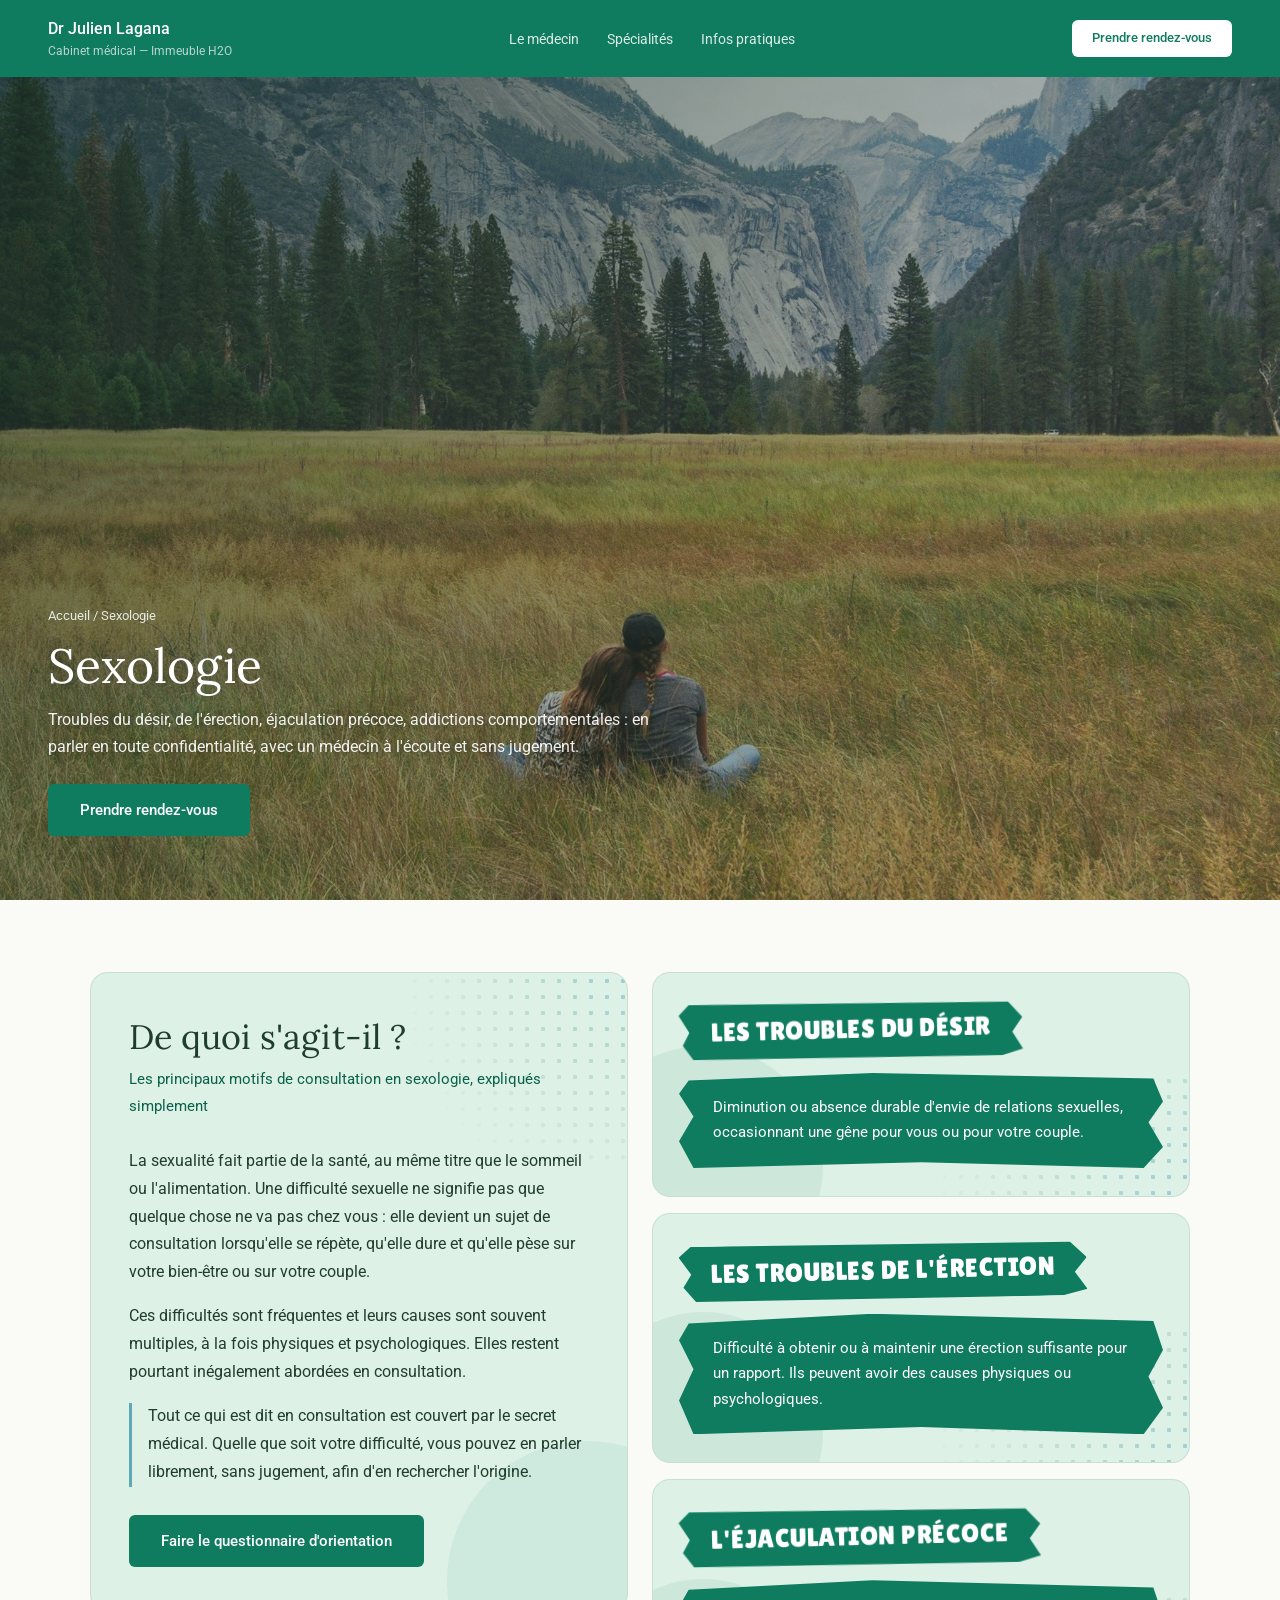
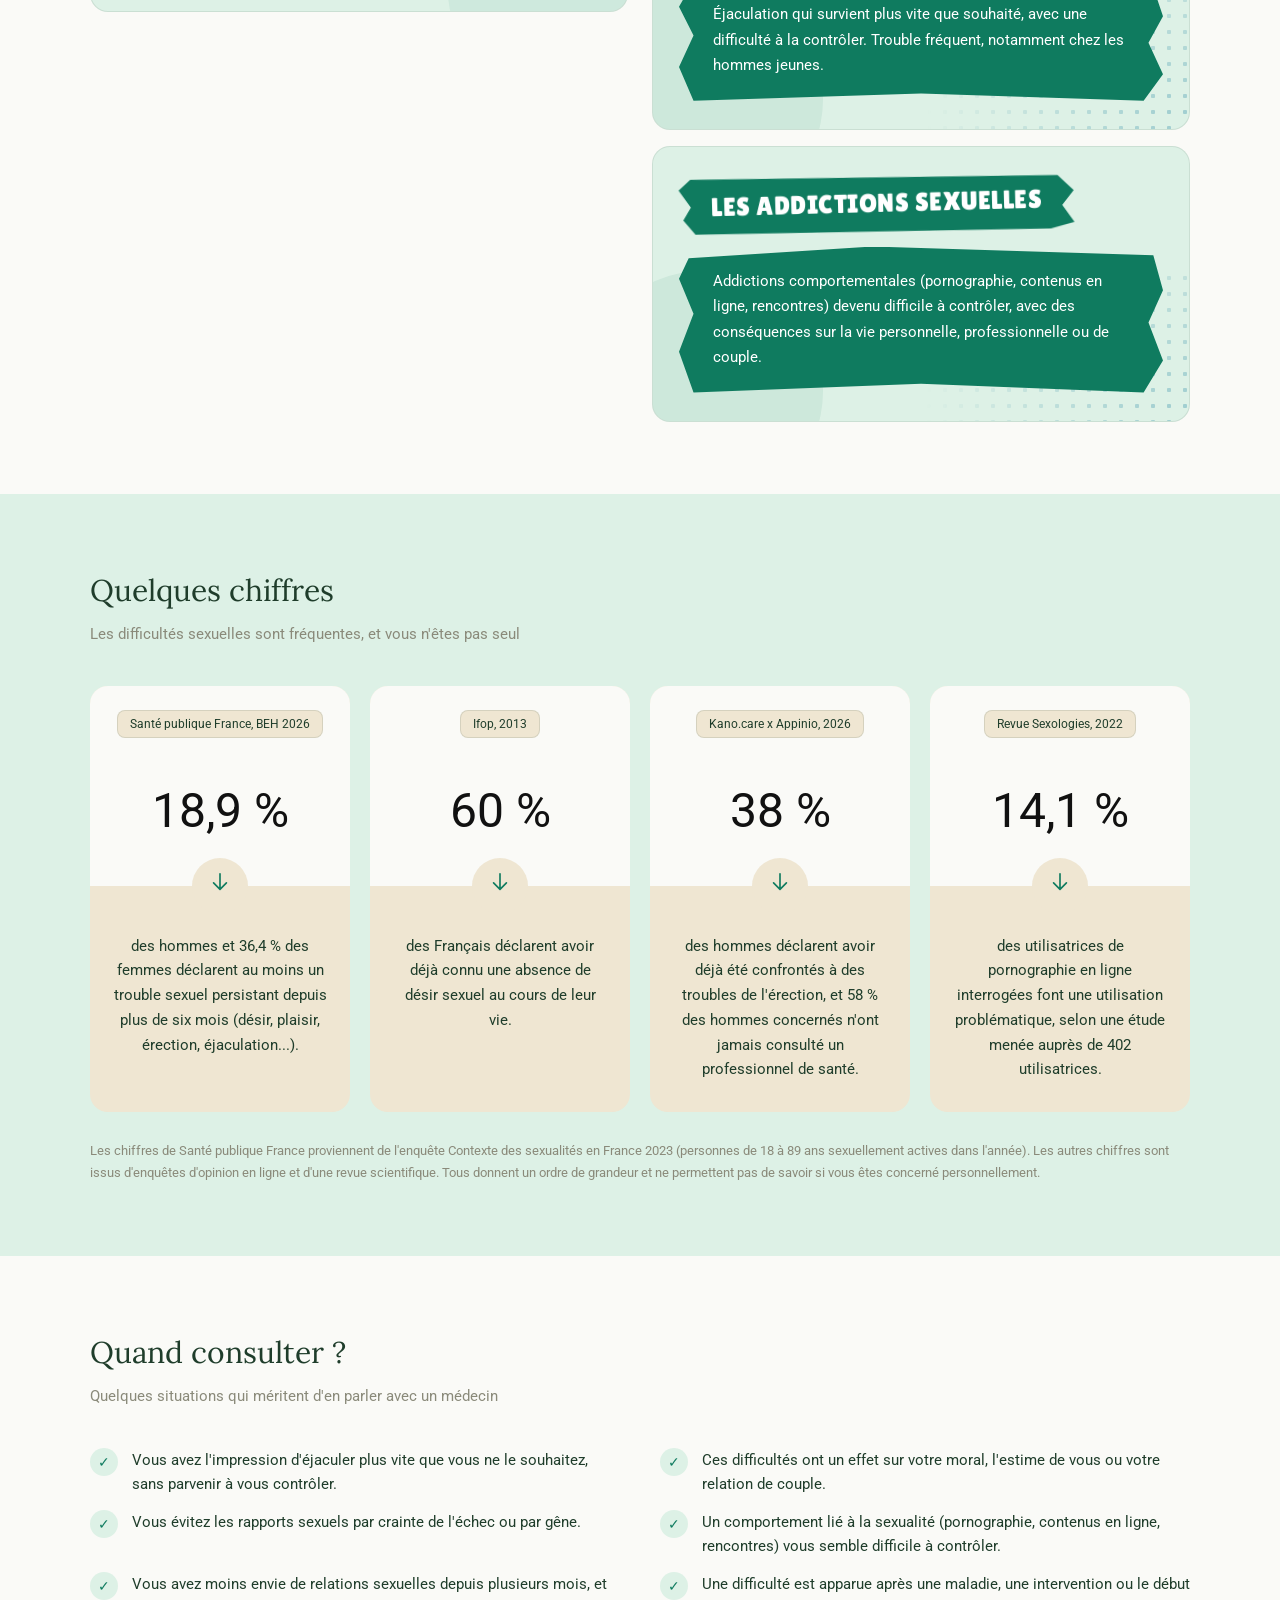
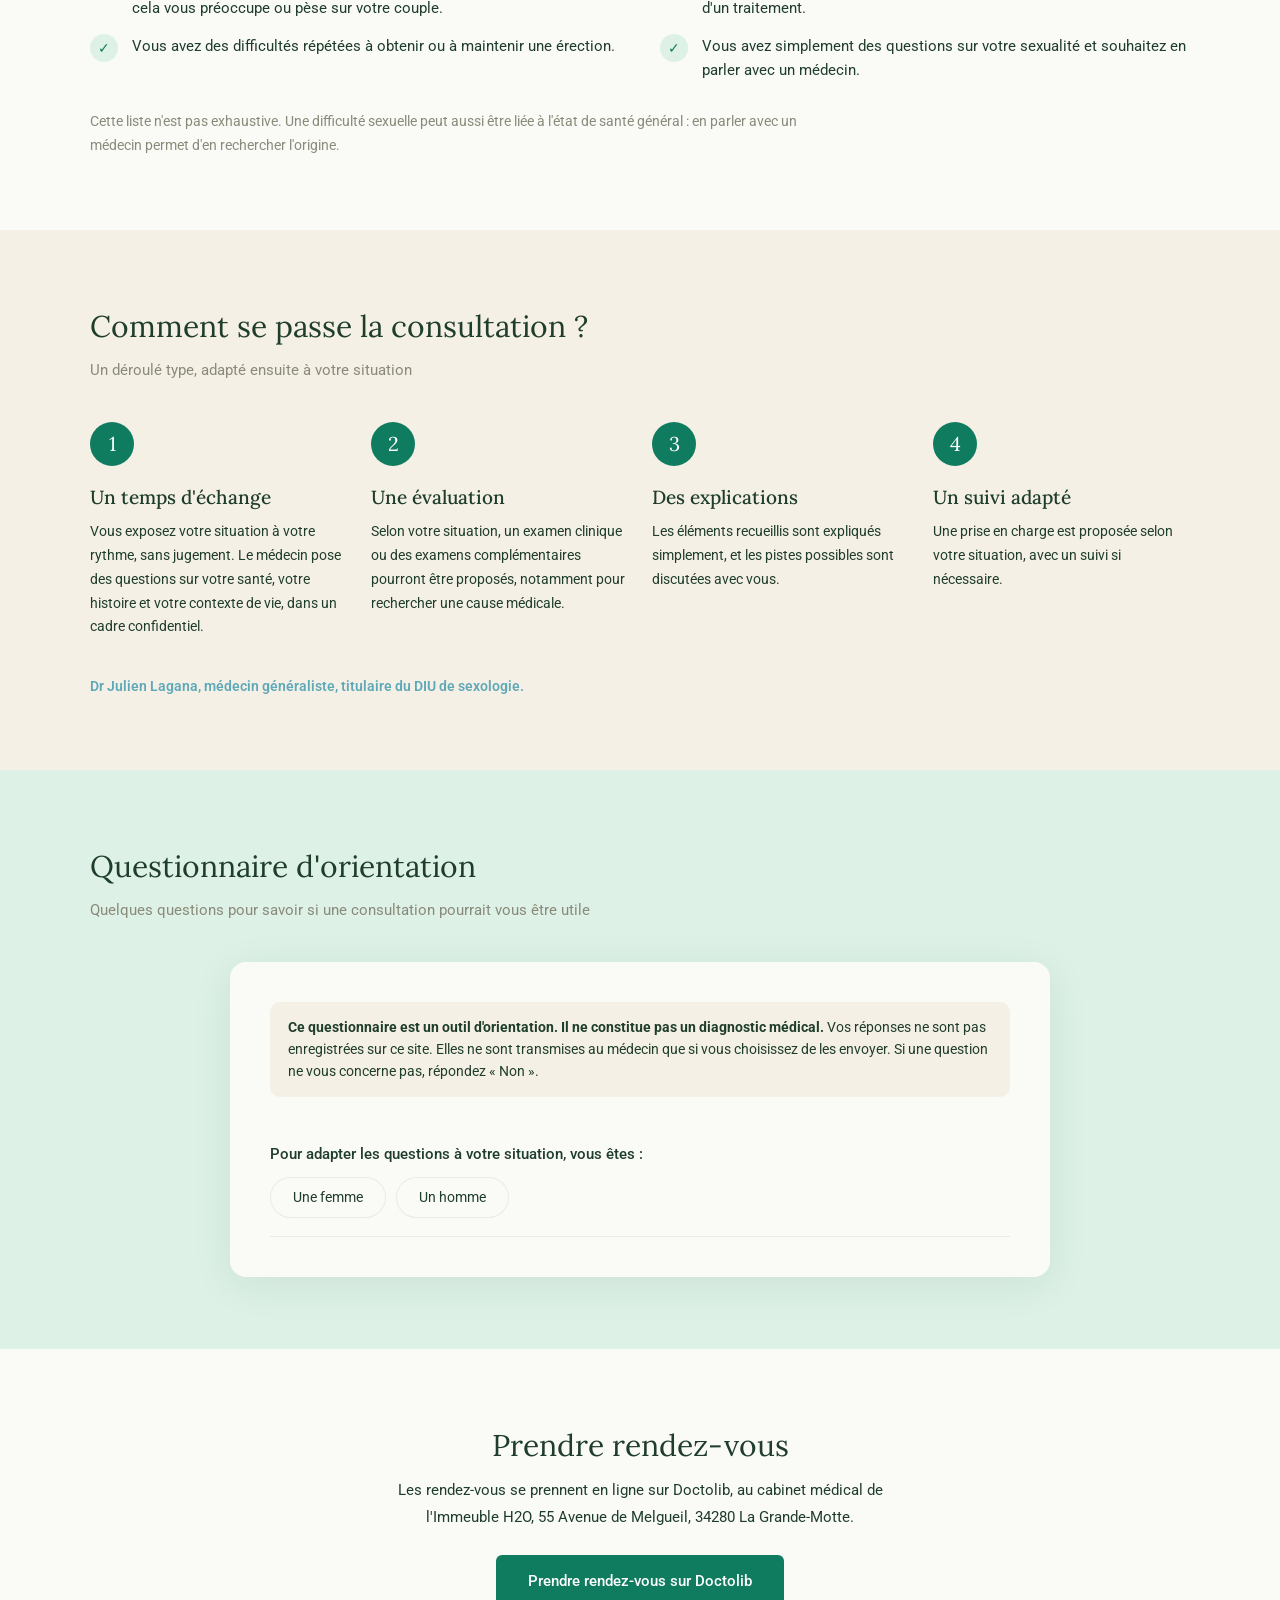
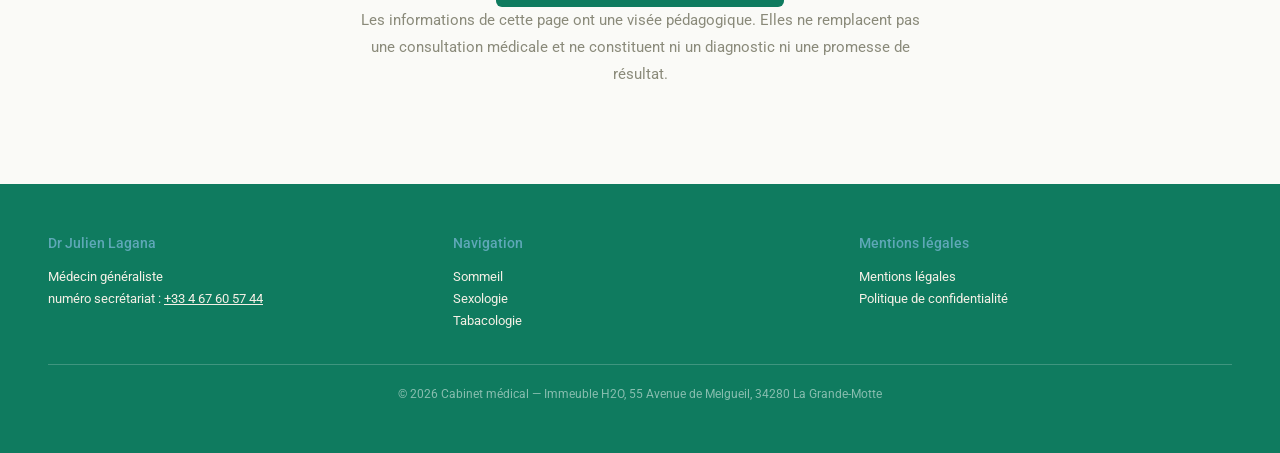
<file: sexologie.html>
<!DOCTYPE html>
<html lang="fr">
<head>
  <meta charset="UTF-8">
  <meta name="viewport" content="width=device-width, initial-scale=1.0">
  <title>Sexologie — Dr Julien Lagana, La Grande-Motte</title>
  <meta name="description" content="Sexologie : troubles du désir, de l'érection, éjaculation précoce, addictions comportementales. Consultation confidentielle avec le Dr Julien Lagana, médecin généraliste à La Grande-Motte.">
  <link rel="preconnect" href="https://fonts.googleapis.com">
  <link rel="preconnect" href="https://fonts.gstatic.com" crossorigin>
  <link href="https://fonts.googleapis.com/css2?family=Lora:wght@400;500;600&family=Roboto:wght@400;500;700&family=Lilita+One&display=swap" rel="stylesheet">
  <link rel="stylesheet" href="style.css">
  <script src="menu.js" defer></script>
</head>
<body>

  <!-- NAV -->
  <nav class="nav">
    <div class="nav-brand">
      Dr Julien Lagana
      <span>Cabinet médical — Immeuble H2O</span>
    </div>
    <ul class="nav-links" id="menu-principal">
      <li class="nav-mobile"><a href="index.html">Accueil</a></li>
      <li><a href="index.html#presentation">Le médecin</a></li>
      <li class="nav-desktop"><a href="index.html#specialites">Spécialités</a></li>
      <li class="nav-mobile"><a href="sommeil.html">Sommeil</a></li>
      <li class="nav-mobile"><a href="sexologie.html" aria-current="page">Sexologie</a></li>
      <li class="nav-mobile"><a href="tabacologie.html">Tabacologie</a></li>
      <!-- MASQUÉ (Bien vieillir) : <li class="nav-mobile"><a href="bien-vieillir.html">Bien vieillir</a></li> -->
      <li><a href="index.html#infos">Infos pratiques</a></li>
    </ul>
    <a href="https://www.doctolib.fr/medecin-generaliste/la-grande-motte/julien-lagana" class="nav-rdv" target="_blank" rel="noopener noreferrer">Prendre rendez-vous</a>
    <button class="nav-toggle" type="button" aria-expanded="false" aria-controls="menu-principal" aria-label="Ouvrir le menu">
      <span></span><span></span><span></span>
    </button>
  </nav>

  <!-- HERO -->
  <section class="hero">
    <img src="images/slide-sexologie.jpg" alt="Sexologie">
    <div class="overlay"></div>
    <div class="content">
      <div class="fil-ariane"><a href="index.html">Accueil</a> / Sexologie</div>
      <h1>Sexologie</h1>
      <p>Troubles du désir, de l'érection, éjaculation précoce, addictions comportementales : en parler en toute confidentialité, avec un médecin à l'écoute et sans jugement.</p>
      <a href="https://www.doctolib.fr/medecin-generaliste/la-grande-motte/julien-lagana" class="btn-primary" target="_blank" rel="noopener noreferrer">Prendre rendez-vous</a>
    </div>
  </section>

  <!-- 1. DE QUOI S'AGIT-IL -->
  <section class="section" id="de-quoi-sagit-il">
    <div class="container quoi-layout">

      <!-- Colonne gauche : définition -->
      <div class="quoi-intro">
        <h2>De quoi s'agit-il ?</h2>
        <p class="quoi-intro-sub">Les principaux motifs de consultation en sexologie, expliqués simplement</p>
        <p>La sexualité fait partie de la santé, au même titre que le sommeil ou l'alimentation. Une difficulté sexuelle ne signifie pas que quelque chose ne va pas chez vous : elle devient un sujet de consultation lorsqu'elle se répète, qu'elle dure et qu'elle pèse sur votre bien-être ou sur votre couple.</p>
        <p>Ces difficultés sont fréquentes et leurs causes sont souvent multiples, à la fois physiques et psychologiques. Elles restent pourtant inégalement abordées en consultation.</p>
        <p class="quoi-intro-accent">Tout ce qui est dit en consultation est couvert par le secret médical. Quelle que soit votre difficulté, vous pouvez en parler librement, sans jugement, afin d'en rechercher l'origine.</p>
        <a href="#questionnaire" class="btn-primary">Faire le questionnaire d'orientation</a>
      </div>

      <!-- Colonne droite : les quatre motifs -->
      <div class="quoi-grid">
        <div class="quoi-card">
          <div class="quoi-titre">Les troubles du désir</div>
          <div class="quoi-texte">Diminution ou absence durable d'envie de relations sexuelles, occasionnant une gêne pour vous ou pour votre couple.</div>
        </div>
        <div class="quoi-card">
          <div class="quoi-titre">Les troubles de l'érection</div>
          <div class="quoi-texte">Difficulté à obtenir ou à maintenir une érection suffisante pour un rapport. Ils peuvent avoir des causes physiques ou psychologiques.</div>
        </div>
        <div class="quoi-card">
          <div class="quoi-titre">L'éjaculation précoce</div>
          <div class="quoi-texte">Éjaculation qui survient plus vite que souhaité, avec une difficulté à la contrôler. Trouble fréquent, notamment chez les hommes jeunes.</div>
        </div>
        <div class="quoi-card">
          <div class="quoi-titre">Les addictions sexuelles</div>
          <div class="quoi-texte">Addictions comportementales (pornographie, contenus en ligne, rencontres) devenu difficile à contrôler, avec des conséquences sur la vie personnelle, professionnelle ou de couple.</div>
        </div>
      </div>

    </div>
  </section>

<!-- 2. QUELQUES CHIFFRES -->
<!-- Sources : Rahib D., Moreau C., BEH 12-13, 26 mai 2026 (enquête CSF-2023) ; Ifop 2013 (1 005 personnes de 18 ans et plus) ; Kano.care x Appinio, mars 2026 (1 000 hommes de 18 ans et plus) ; revue Sexologies, 2022, vol. 31, p. 487-496 (402 utilisatrices de pornographie en ligne) -->
<section class="section section-menthe" id="chiffres">
  <div class="container">
    <h2 class="section-title">Quelques chiffres</h2>
    <p class="section-subtitle">Les difficultés sexuelles sont fréquentes, et vous n'êtes pas seul</p>

    <div class="chiffres-grid">
      <div class="chiffre-card">
        <div class="chiffre-haut">
          <span class="chiffre-badge">Santé publique France, BEH 2026</span>
          <div class="chiffre-valeur">18,9 %</div>
        </div>
        <div class="chiffre-bas">
          <div class="chiffre-fleche"><svg viewBox="0 0 24 24" fill="none" stroke="#0F7B5F" stroke-width="1.8" stroke-linecap="round" stroke-linejoin="round" aria-hidden="true"><path d="M12 3v17M5 13l7 7 7-7"/></svg></div>
          des hommes et 36,4 % des femmes déclarent au moins un trouble sexuel persistant depuis plus de six mois (désir, plaisir, érection, éjaculation...).
        </div>
      </div>

      <div class="chiffre-card">
        <div class="chiffre-haut">
          <span class="chiffre-badge">Ifop, 2013</span>
          <div class="chiffre-valeur">60 %</div>
        </div>
        <div class="chiffre-bas">
          <div class="chiffre-fleche"><svg viewBox="0 0 24 24" fill="none" stroke="#0F7B5F" stroke-width="1.8" stroke-linecap="round" stroke-linejoin="round" aria-hidden="true"><path d="M12 3v17M5 13l7 7 7-7"/></svg></div>
          des Français déclarent avoir déjà connu une absence de désir sexuel au cours de leur vie.
        </div>
      </div>

      <div class="chiffre-card">
        <div class="chiffre-haut">
          <span class="chiffre-badge">Kano.care x Appinio, 2026</span>
          <div class="chiffre-valeur">38 %</div>
        </div>
        <div class="chiffre-bas">
          <div class="chiffre-fleche"><svg viewBox="0 0 24 24" fill="none" stroke="#0F7B5F" stroke-width="1.8" stroke-linecap="round" stroke-linejoin="round" aria-hidden="true"><path d="M12 3v17M5 13l7 7 7-7"/></svg></div>
          des hommes déclarent avoir déjà été confrontés à des troubles de l'érection, et 58 % des hommes concernés n'ont jamais consulté un professionnel de santé.
        </div>
      </div>

      <!-- TODO : faire valider ce chiffre par le médecin -->
      <div class="chiffre-card">
        <div class="chiffre-haut">
          <span class="chiffre-badge">Revue Sexologies, 2022</span>
          <div class="chiffre-valeur">14,1 %</div>
        </div>
        <div class="chiffre-bas">
          <div class="chiffre-fleche"><svg viewBox="0 0 24 24" fill="none" stroke="#0F7B5F" stroke-width="1.8" stroke-linecap="round" stroke-linejoin="round" aria-hidden="true"><path d="M12 3v17M5 13l7 7 7-7"/></svg></div>
          des utilisatrices de pornographie en ligne interrogées font une utilisation problématique, selon une étude menée auprès de 402 utilisatrices.
        </div>
      </div>
    </div>

    <p class="chiffres-note">Les chiffres de Santé publique France proviennent de l'enquête Contexte des sexualités en France 2023 (personnes de 18 à 89 ans sexuellement actives dans l'année). Les autres chiffres sont issus d'enquêtes d'opinion en ligne et d'une revue scientifique. Tous donnent un ordre de grandeur et ne permettent pas de savoir si vous êtes concerné personnellement.</p>
  </div>
</section>

  <!-- 3. QUAND CONSULTER -->
<section class="section" id="quand-consulter">
  <div class="container">
    <h2 class="section-title">Quand consulter ?</h2>
    <p class="section-subtitle">Quelques situations qui méritent d'en parler avec un médecin</p>

    <ul class="signes-list">
      <li><span class="signe-icon">&#10003;</span><span>Vous avez l'impression d'éjaculer plus vite que vous ne le souhaitez, sans parvenir à vous contrôler.</span></li>
      <li><span class="signe-icon">&#10003;</span><span>Vous évitez les rapports sexuels par crainte de l'échec ou par gêne.</span></li>
      <li><span class="signe-icon">&#10003;</span><span>Vous avez moins envie de relations sexuelles depuis plusieurs mois, et cela vous préoccupe ou pèse sur votre couple.</span></li>
      <li><span class="signe-icon">&#10003;</span><span>Vous avez des difficultés répétées à obtenir ou à maintenir une érection.</span></li>
      <li><span class="signe-icon">&#10003;</span><span>Ces difficultés ont un effet sur votre moral, l'estime de vous ou votre relation de couple.</span></li>
      <li><span class="signe-icon">&#10003;</span><span>Un comportement lié à la sexualité (pornographie, contenus en ligne, rencontres) vous semble difficile à contrôler.</span></li>
      <li><span class="signe-icon">&#10003;</span><span>Une difficulté est apparue après une maladie, une intervention ou le début d'un traitement.</span></li>
      <li><span class="signe-icon">&#10003;</span><span>Vous avez simplement des questions sur votre sexualité et souhaitez en parler avec un médecin.</span></li>
    </ul>
    <p class="signes-note">Cette liste n'est pas exhaustive. Une difficulté sexuelle peut aussi être liée à l'état de santé général : en parler avec un médecin permet d'en rechercher l'origine.</p>
  </div>
</section>

  <!-- 4. COMMENT SE PASSE LA CONSULTATION -->
  <!-- TODO : faire valider ce déroulé par le médecin -->
  <section class="section section-sable" id="consultation">
    <div class="container">
      <h2 class="section-title">Comment se passe la consultation ?</h2>
      <p class="section-subtitle">Un déroulé type, adapté ensuite à votre situation</p>

      <div class="etapes">
        <div class="etape">
          <div class="etape-num">1</div>
          <h3>Un temps d'échange</h3>
          <p>Vous exposez votre situation à votre rythme, sans jugement. Le médecin pose des questions sur votre santé, votre histoire et votre contexte de vie, dans un cadre confidentiel.</p>
        </div>
        <div class="etape">
          <div class="etape-num">2</div>
          <h3>Une évaluation</h3>
          <p>Selon votre situation, un examen clinique ou des examens complémentaires pourront être proposés, notamment pour rechercher une cause médicale.</p>
        </div>
        <div class="etape">
          <div class="etape-num">3</div>
          <h3>Des explications</h3>
          <p>Les éléments recueillis sont expliqués simplement, et les pistes possibles sont discutées avec vous.</p>
        </div>
        <div class="etape">
          <div class="etape-num">4</div>
          <h3>Un suivi adapté</h3>
          <p>Une prise en charge est proposée selon votre situation, avec un suivi si nécessaire.</p>
        </div>
      </div>
      <!-- TODO : vérifier l'intitulé exact du diplôme avec le médecin (université, année) -->
      <p class="diplome-ligne">Dr Julien Lagana, médecin généraliste, titulaire du DIU de sexologie.</p>
    </div>
  </section>

  <!-- 5. QUESTIONNAIRE D'ORIENTATION -->
<section class="section section-menthe" id="questionnaire">
  <div class="container">
    <h2 class="section-title">Questionnaire d'orientation</h2>
    <p class="section-subtitle">Quelques questions pour savoir si une consultation pourrait vous être utile</p>

    <div class="quiz">
      <div class="quiz-disclaimer">
        <strong>Ce questionnaire est un outil d'orientation. Il ne constitue pas un diagnostic médical.</strong>
        Vos réponses ne sont pas enregistrées sur ce site. Elles ne sont transmises au médecin que si vous choisissez de les envoyer. Si une question ne vous concerne pas, répondez « Non ».
      </div>

      <!-- Formulaire des questions -->
      <div id="quizForm">

        <!-- Question 0 : choix du profil (les questions suivantes sont générées selon la réponse) -->
        <div class="quiz-q" id="quizProfil">
          <p>Pour adapter les questions à votre situation, vous êtes :</p>
          <div class="quiz-choix" role="radiogroup" aria-label="Profil">
            <label><input type="radio" name="profil" value="femme"><span>Une femme</span></label>
            <label><input type="radio" name="profil" value="homme"><span>Un homme</span></label>
          </div>
        </div>

        <!-- Questions (générées par le script) -->
        <div id="quizQuestions"></div>

        <div class="quiz-footer" id="quizFooter" style="display:none">
          <button type="button" class="btn-primary" id="quizSubmit" disabled>Voir mon résultat</button>
          <span class="quiz-progress" id="quizProgress"></span>
        </div>
      </div>

      <!-- Résultat -->
      <div class="quiz-result" id="quizResult">
        <div class="result-box" id="resultBox">
          <div class="result-score" id="resultScore"></div>
          <h3 id="resultTitre"></h3>
          <p id="resultTexte"></p>
        </div>

        <div class="result-actions">
          <button type="button" class="btn-primary" id="btnOuvrirEnvoi">Envoyer mes réponses au médecin</button>
          <a href="https://www.doctolib.fr/medecin-generaliste/la-grande-motte/julien-lagana" class="btn-secondary" target="_blank" rel="noopener noreferrer">Prendre rendez-vous</a>
          <button type="button" class="btn-lien" id="btnFermer">Fermer sans rien envoyer</button>
        </div>

        <div class="send-panel" id="sendPanel">
          <p>Le médecin recevra vos nom, prénom et téléphone, la spécialité concernée, votre profil (femme ou homme), vos réponses question par question, votre score et le message de résultat. Ces informations concernent votre santé sexuelle : elles sont confidentielles et ne servent qu'à préparer votre consultation si vous prenez rendez-vous.</p>
          <p>En cliquant sur « Préparer l'email », votre messagerie s'ouvre avec un message déjà rempli. Rien n'est envoyé tant que vous ne cliquez pas vous-même sur « Envoyer » dans votre messagerie.</p>
          <div class="send-identite">
            <div>
              <label class="champ" for="patientNom">Nom</label>
              <input type="text" id="patientNom" autocomplete="family-name" required>
            </div>
            <div>
              <label class="champ" for="patientPrenom">Prénom</label>
              <input type="text" id="patientPrenom" autocomplete="given-name" required>
            </div>
          </div>
          <label class="champ" for="patientTel">Téléphone</label>
          <input type="tel" id="patientTel" autocomplete="tel" placeholder="06 12 34 56 78" required>
          <label class="rgpd">
            <input type="checkbox" id="rgpdCheck">
            <span>J'accepte que mes réponses, qui concernent ma santé sexuelle, soient transmises au Dr Julien Lagana.</span>
          </label>
          <p class="send-rdv">Envoyer vos réponses ne vaut pas prise de rendez-vous. Pensez à <a href="https://www.doctolib.fr/medecin-generaliste/la-grande-motte/julien-lagana" target="_blank" rel="noopener noreferrer">prendre rendez-vous sur Doctolib</a> en même temps.</p>
          <button type="button" class="btn-primary" id="btnEnvoyer" disabled>Préparer l'email</button>
          <div class="send-status" id="sendStatus" role="status"></div>
          <div class="send-secours" id="sendSecours" hidden>
            <p>Votre messagerie ne s'est pas ouverte ? Copiez le message et envoyez-le à <strong id="emailMedecinAffiche"></strong>.</p>
            <button type="button" class="btn-secondary" id="btnCopier">Copier le message</button>
          </div>
        </div>
      </div>
    </div>
  </div>
</section>

  <!-- 6. CTA DOCTOLIB -->
  <section class="section cta-final">
    <div class="container">
      <h2 class="section-title">Prendre rendez-vous</h2>
      <p>Les rendez-vous se prennent en ligne sur Doctolib, au cabinet médical de l'Immeuble H2O, 55 Avenue de Melgueil, 34280 La Grande-Motte.</p>
      <a href="https://www.doctolib.fr/medecin-generaliste/la-grande-motte/julien-lagana" class="btn-primary" target="_blank" rel="noopener noreferrer">Prendre rendez-vous sur Doctolib</a>
      <p class="mentions-page">Les informations de cette page ont une visée pédagogique. Elles ne remplacent pas une consultation médicale et ne constituent ni un diagnostic ni une promesse de résultat.</p>
    </div>
  </section>

  <!-- FOOTER -->
  <footer class="footer">
    <div class="footer-grid">
      <div>
        <h5>Dr Julien Lagana</h5>
        <p>Médecin généraliste<br>numéro secrétariat : <a href="tel:+33467605744">+33 4 67 60 57 44</a></p>
      </div>
      <div>
        <h5>Navigation</h5>
        <p>
          <a href="sommeil.html">Sommeil</a><br>
          <a href="sexologie.html">Sexologie</a><br>
          <a href="tabacologie.html">Tabacologie</a><br>
          <!-- MASQUÉ (Bien vieillir) : <a href="bien-vieillir.html">Bien vieillir</a><br> -->
        </p>
      </div>
      <div>
        <h5>Mentions légales</h5>
        <p>
          <a href="mentions-legales.html">Mentions légales</a><br>
          <a href="#">Politique de confidentialité</a>
        </p>
      </div>
    </div>
    <div class="footer-bottom">© 2026 Cabinet médical — Immeuble H2O, 55 Avenue de Melgueil, 34280 La Grande-Motte</div>
  </footer>

  <!-- QUESTIONNAIRE JS -->
<script>
  /* ============================================
     CONFIGURATION DU QUESTIONNAIRE
     (questions et seuils à faire valider par le médecin)
     ============================================ */

  // "poids" : importance de la question dans le score (1 = normal, 2 = double)
  // Les deux listes ont le même total de poids (11), donc les mêmes seuils s'appliquent.
  const QUESTIONS_PAR_PROFIL = {
    femme: [
      { texte: "Depuis plusieurs mois, vous avez nettement moins envie de relations sexuelles qu'auparavant.", poids: 1 },
      { texte: "Vous ressentez des douleurs pendant les rapports sexuels ou lors de la pénétration.", poids: 1 },
      { texte: "La pénétration est difficile, voire impossible, à cause d'une contraction involontaire ou d'une appréhension (rapport, tampon, examen gynécologique).", poids: 1 },
      { texte: "Ces difficultés durent depuis plus de six mois.", poids: 2 },
      { texte: "Vous évitez les rapports sexuels par crainte de la douleur ou par gêne.", poids: 1 },
      { texte: "Un comportement lié à la sexualité (pornographie, contenus en ligne, rencontres) vous semble difficile à limiter ou à contrôler.", poids: 2 },
      { texte: "Ce comportement a des conséquences sur votre couple, votre travail ou votre humeur.", poids: 1 },
      { texte: "Vos difficultés ont un effet sur votre moral, votre estime de vous ou votre relation de couple.", poids: 2 }
    ],
    homme: [
      { texte: "Depuis plusieurs mois, vous avez nettement moins envie de relations sexuelles qu'auparavant.", poids: 1 },
      { texte: "Vous avez des difficultés à obtenir ou à maintenir une érection suffisante pour un rapport.", poids: 1 },
      { texte: "Vous éjaculez plus vite que vous ne le souhaitez, avec peu de contrôle.", poids: 1 },
      { texte: "Ces difficultés durent depuis plus de six mois.", poids: 2 },
      { texte: "Vous évitez les rapports sexuels par crainte de l'échec ou par gêne.", poids: 1 },
      { texte: "Un comportement lié à la sexualité (pornographie, contenus en ligne, rencontres) vous semble difficile à limiter ou à contrôler.", poids: 2 },
      { texte: "Ce comportement a des conséquences sur votre couple, votre travail ou votre humeur.", poids: 1 },
      { texte: "Vos difficultés ont un effet sur votre moral, votre estime de vous ou votre relation de couple.", poids: 2 }
    ]
  };

  const LIBELLES_PROFIL = { femme: "Femme", homme: "Homme" };

  const REPONSES = [
    { label: "Oui", points: 2 },
    { label: "Parfois", points: 1 },
    { label: "Non", points: 0 }
  ];

  // Score maximum = 2 x (somme des poids) = 22 (calculé automatiquement)
  // TODO : seuils à faire valider par le médecin
  const SEUIL_MOYEN = 2;   // à partir de ce score : niveau "moyen" (un seul "Oui" suffit, demande du médecin)
  const SEUIL_ELEVE = 12;  // à partir de ce score : niveau "élevé"

  const MESSAGES = {
    faible: {
      titre: "Vos réponses ne suggèrent pas de difficulté marquée",
      texte: "D'après vos réponses, vous ne semblez pas rencontrer de difficulté importante. Si vous ressentez malgré tout une gêne ou si vous avez des questions, vous pouvez en parler lors d'une consultation."
    },
    moyen: {
      titre: "Quelques signes méritent d'être évoqués",
      texte: "Certaines de vos réponses correspondent à des difficultés qui peuvent retentir sur votre bien-être. En parler avec un médecin, en toute confidentialité, peut aider à mieux comprendre ce qui se passe."
    },
    eleve: {
      titre: "Une consultation pourrait vous être utile",
      texte: "Vos réponses signalent plusieurs difficultés. Il serait pertinent d'en parler avec un médecin, sans jugement, afin d'en rechercher l'origine et d'envisager un accompagnement."
    }
  };

  // Envoi par email (mailto) : le message part de la messagerie du patient,
  // aucune donnée ne transite par un service tiers.
  // TODO : remplacer par l'adresse du médecin une fois les tests terminés
  const EMAIL_MEDECIN = "outtalab.salaheddine@gmail.com";
  const SPECIALITE = "Sexologie";

  /* ============================================
     LOGIQUE
     ============================================ */
  const elQuestions = document.getElementById("quizQuestions");
  const elFooter = document.getElementById("quizFooter");
  const elSubmit = document.getElementById("quizSubmit");
  const elProgress = document.getElementById("quizProgress");
  const elForm = document.getElementById("quizForm");
  const elResult = document.getElementById("quizResult");
  const elBox = document.getElementById("resultBox");
  const elSendPanel = document.getElementById("sendPanel");
  const elRgpd = document.getElementById("rgpdCheck");
  const elBtnEnvoyer = document.getElementById("btnEnvoyer");
  const elStatus = document.getElementById("sendStatus");
  const elNom = document.getElementById("patientNom");
  const elPrenom = document.getElementById("patientPrenom");
  const elTel = document.getElementById("patientTel");
  const elSecours = document.getElementById("sendSecours");

  let profil = null;          // "femme" ou "homme"
  let QUESTIONS = [];         // liste des questions du profil choisi
  let dernierResultat = null;
    let dernierMessage = "";

  // Construction (ou reconstruction) des questions selon le profil
  function construireQuestions() {
    elQuestions.innerHTML = "";
    QUESTIONS = QUESTIONS_PAR_PROFIL[profil] || [];
    QUESTIONS.forEach((q, i) => {
      const bloc = document.createElement("div");
      bloc.className = "quiz-q";
      const p = document.createElement("p");
      p.textContent = (i + 1) + ". " + q.texte;
      const choix = document.createElement("div");
      choix.className = "quiz-choix";
      choix.setAttribute("role", "radiogroup");
      REPONSES.forEach((r, j) => {
        const label = document.createElement("label");
        const input = document.createElement("input");
        input.type = "radio";
        input.name = "q" + i;
        input.value = j;
        input.addEventListener("change", majProgression);
        const span = document.createElement("span");
        span.textContent = r.label;
        label.appendChild(input);
        label.appendChild(span);
        choix.appendChild(label);
      });
      bloc.appendChild(p);
      bloc.appendChild(choix);
      elQuestions.appendChild(bloc);
    });
    elFooter.style.display = QUESTIONS.length ? "flex" : "none";
    majProgression();
  }

  // Choix du profil : les questions sont (re)générées, les réponses précédentes sont effacées
  document.querySelectorAll('input[name="profil"]').forEach(radio => {
    radio.addEventListener("change", () => {
      profil = radio.value;
      construireQuestions();
    });
  });

  function nbRepondues() {
    return QUESTIONS.filter((_, i) => document.querySelector('input[name="q' + i + '"]:checked')).length;
  }

  function majProgression() {
    const n = nbRepondues();
    elProgress.textContent = n + " / " + QUESTIONS.length + " questions répondues";
    elSubmit.disabled = QUESTIONS.length === 0 || n < QUESTIONS.length;
  }

  function calculer() {
    let score = 0;
    let max = 0;
    const lignes = [];

    QUESTIONS.forEach((q, i) => {
      const coche = document.querySelector('input[name="q' + i + '"]:checked');
      const rep = REPONSES[parseInt(coche.value, 10)];
      score += rep.points * q.poids;
      max += REPONSES[0].points * q.poids;
      lignes.push((i + 1) + ". " + q.texte + " -> " + rep.label);
    });

    let niveau = "faible";
    if (score >= SEUIL_ELEVE) niveau = "eleve";
    else if (score >= SEUIL_MOYEN) niveau = "moyen";

    return { score, max, niveau, lignes };
  }

  elSubmit.addEventListener("click", () => {
    const r = calculer();
    dernierResultat = r;
    const m = MESSAGES[r.niveau];

    document.getElementById("resultScore").textContent = "Score : " + r.score + " / " + r.max;
    document.getElementById("resultTitre").textContent = m.titre;
    document.getElementById("resultTexte").textContent = m.texte;
    elBox.className = "result-box niveau-" + r.niveau;

    elForm.style.display = "none";
    elResult.classList.add("visible");
    elSendPanel.classList.remove("visible");
    elStatus.textContent = "";
    elStatus.className = "send-status";
    elResult.scrollIntoView({ behavior: "smooth", block: "start" });
  });

  // Fermer sans rien envoyer : on efface tout (profil compris) et on revient au début
  document.getElementById("btnFermer").addEventListener("click", () => {
    document.querySelectorAll("#quizForm input").forEach(i => { i.checked = false; });
    elNom.value = "";
    elPrenom.value = "";
    elTel.value = "";
    elSecours.hidden = true;
    dernierMessage = "";
    elRgpd.checked = false;
    elBtnEnvoyer.disabled = true;
    dernierResultat = null;
    profil = null;
    QUESTIONS = [];
    elQuestions.innerHTML = "";
    elFooter.style.display = "none";
    elResult.classList.remove("visible");
    elSendPanel.classList.remove("visible");
    elForm.style.display = "block";
    majProgression();
    document.getElementById("questionnaire").scrollIntoView({ behavior: "smooth", block: "start" });
  });

  document.getElementById("btnOuvrirEnvoi").addEventListener("click", () => {
    elSendPanel.classList.add("visible");
    elSendPanel.scrollIntoView({ behavior: "smooth", block: "nearest" });
  });

  // Le bouton ne s'active que si la case est cochée et les champs remplis
  function telValide(tel) {
    return tel.replace(/\D/g, "").length >= 10;
  }
  function formulaireValide() {
    return elRgpd.checked
      && elNom.value.trim() !== ""
      && elPrenom.value.trim() !== ""
      && telValide(elTel.value);
  }
  function majBoutonEnvoi() {
    elBtnEnvoyer.disabled = !formulaireValide();
  }
  [elRgpd, elNom, elPrenom, elTel].forEach(el => {
    el.addEventListener("input", majBoutonEnvoi);
    el.addEventListener("change", majBoutonEnvoi);
  });

  elBtnEnvoyer.addEventListener("click", () => {
    if (!dernierResultat || !formulaireValide()) return;
    const r = dernierResultat;
    const nom = elNom.value.trim();
    const prenom = elPrenom.value.trim();
    const tel = elTel.value.trim();

    // Corps du mail en texte brut (les retours à la ligne doivent être \r\n dans un mailto)
    const lignes = [
    "Bonjour Docteur,",
    "",
    "Je vous transmets mes réponses au questionnaire d'orientation " + SPECIALITE + " du site du cabinet.",
    "",
    "--- PATIENT ---",
    "Nom : " + nom,
    "Prénom : " + prenom,
    "Téléphone : " + tel,
    "Profil : " + (LIBELLES_PROFIL[profil] || "non renseigné"),
    "",
    "--- RÉSULTAT ---",
    "Score : " + r.score + " / " + r.max,
    "Niveau : " + MESSAGES[r.niveau].titre,
    "",
    "--- RÉPONSES ---"
    ].concat(r.lignes, [
    "",
    "Questionnaire d'orientation, ne constitue pas un diagnostic médical."
    ]);
    dernierMessage = lignes.join("\r\n");

    const sujet = "Questionnaire " + SPECIALITE + " - " + prenom + " " + nom;
    const lien = "mailto:" + EMAIL_MEDECIN
      + "?subject=" + encodeURIComponent(sujet)
      + "&body=" + encodeURIComponent(dernierMessage);
    window.location.href = lien;

    elStatus.className = "send-status ok";
    elStatus.textContent = "Votre messagerie va s'ouvrir avec le message prêt. Vérifiez-le puis cliquez sur Envoyer. Pensez aussi à prendre rendez-vous sur Doctolib.";
    document.getElementById("emailMedecinAffiche").textContent = EMAIL_MEDECIN;
    elSecours.hidden = false;
  });

  // Solution de secours si aucune messagerie n'est configurée sur l'appareil
  document.getElementById("btnCopier").addEventListener("click", async () => {
    if (!dernierMessage) return;
    try {
      await navigator.clipboard.writeText(dernierMessage);
      elStatus.className = "send-status ok";
      elStatus.textContent = "Message copié. Collez-le dans un email adressé à " + EMAIL_MEDECIN + ".";
    } catch (e) {
      elStatus.className = "send-status erreur";
      elStatus.textContent = "La copie automatique a échoué. Vous pouvez aussi prendre rendez-vous directement et en parler en consultation.";
    }
  });
</script>

</body>
</html>
</file>
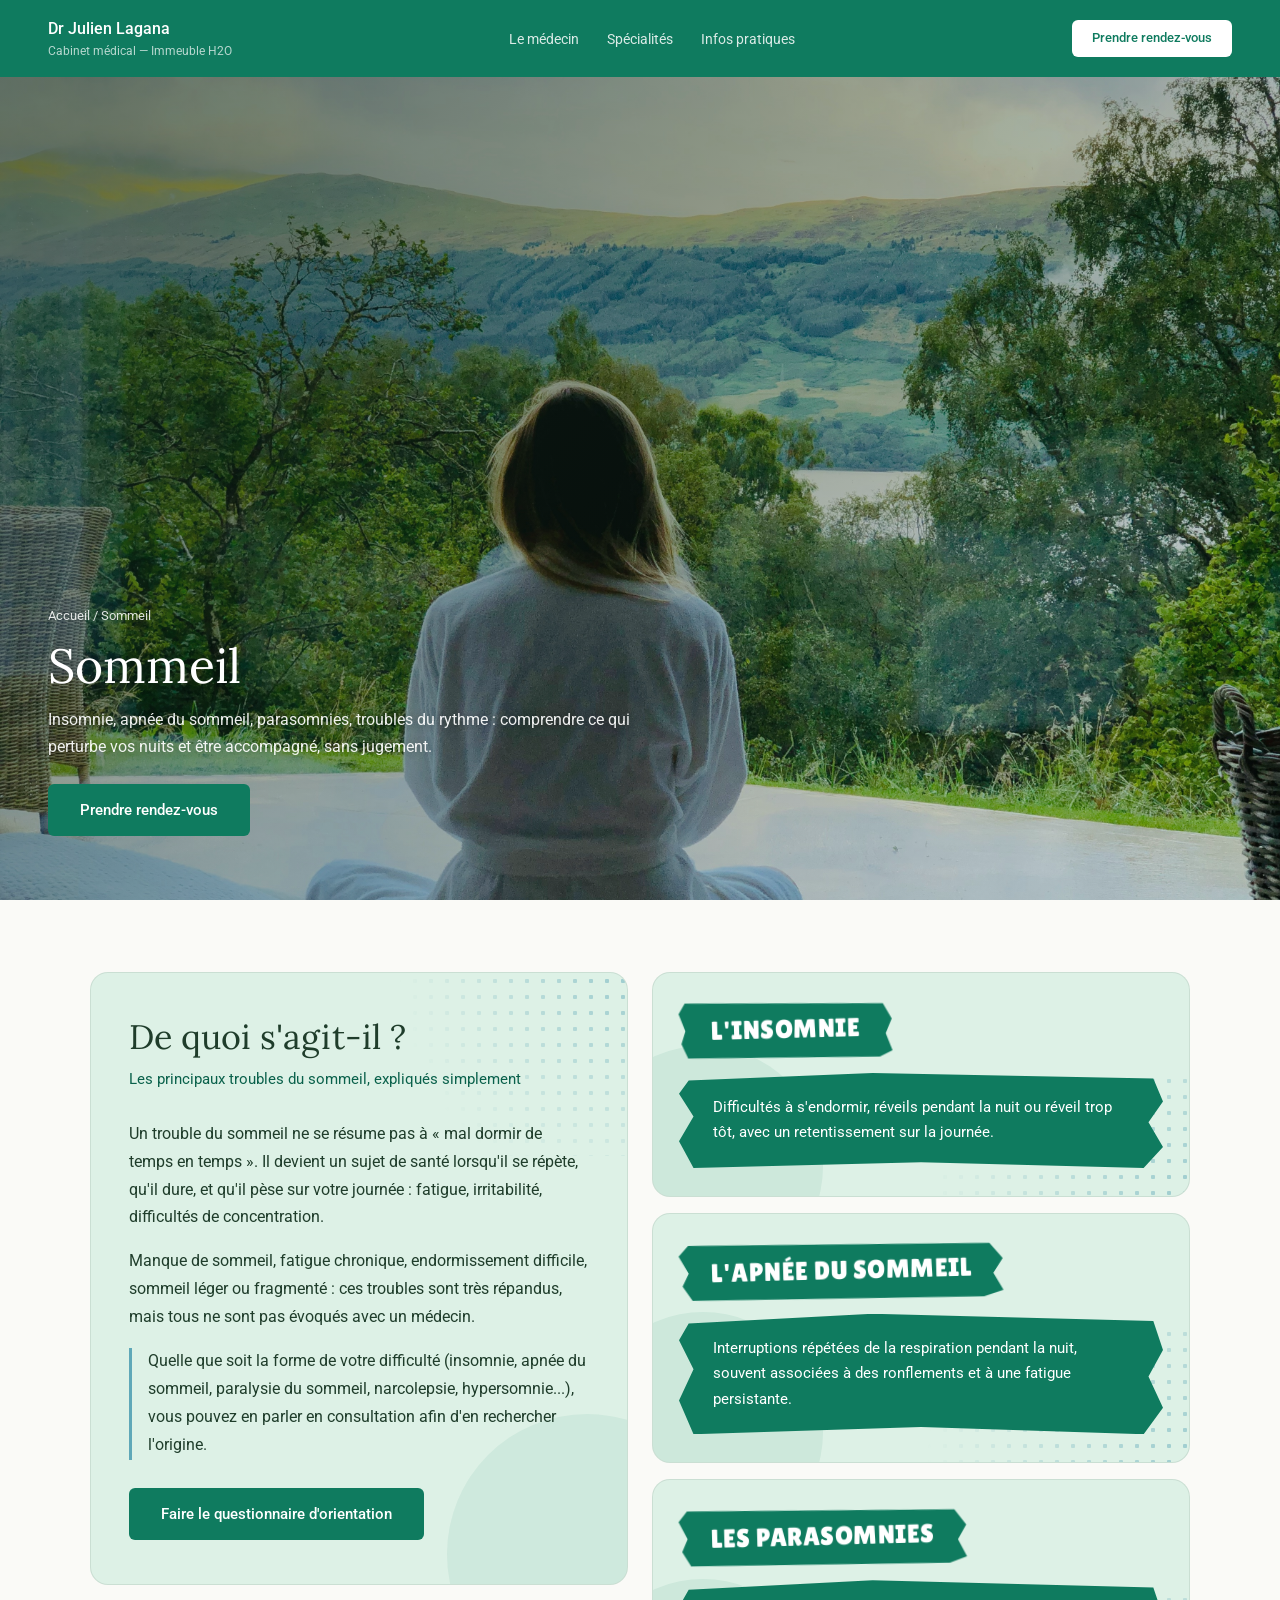
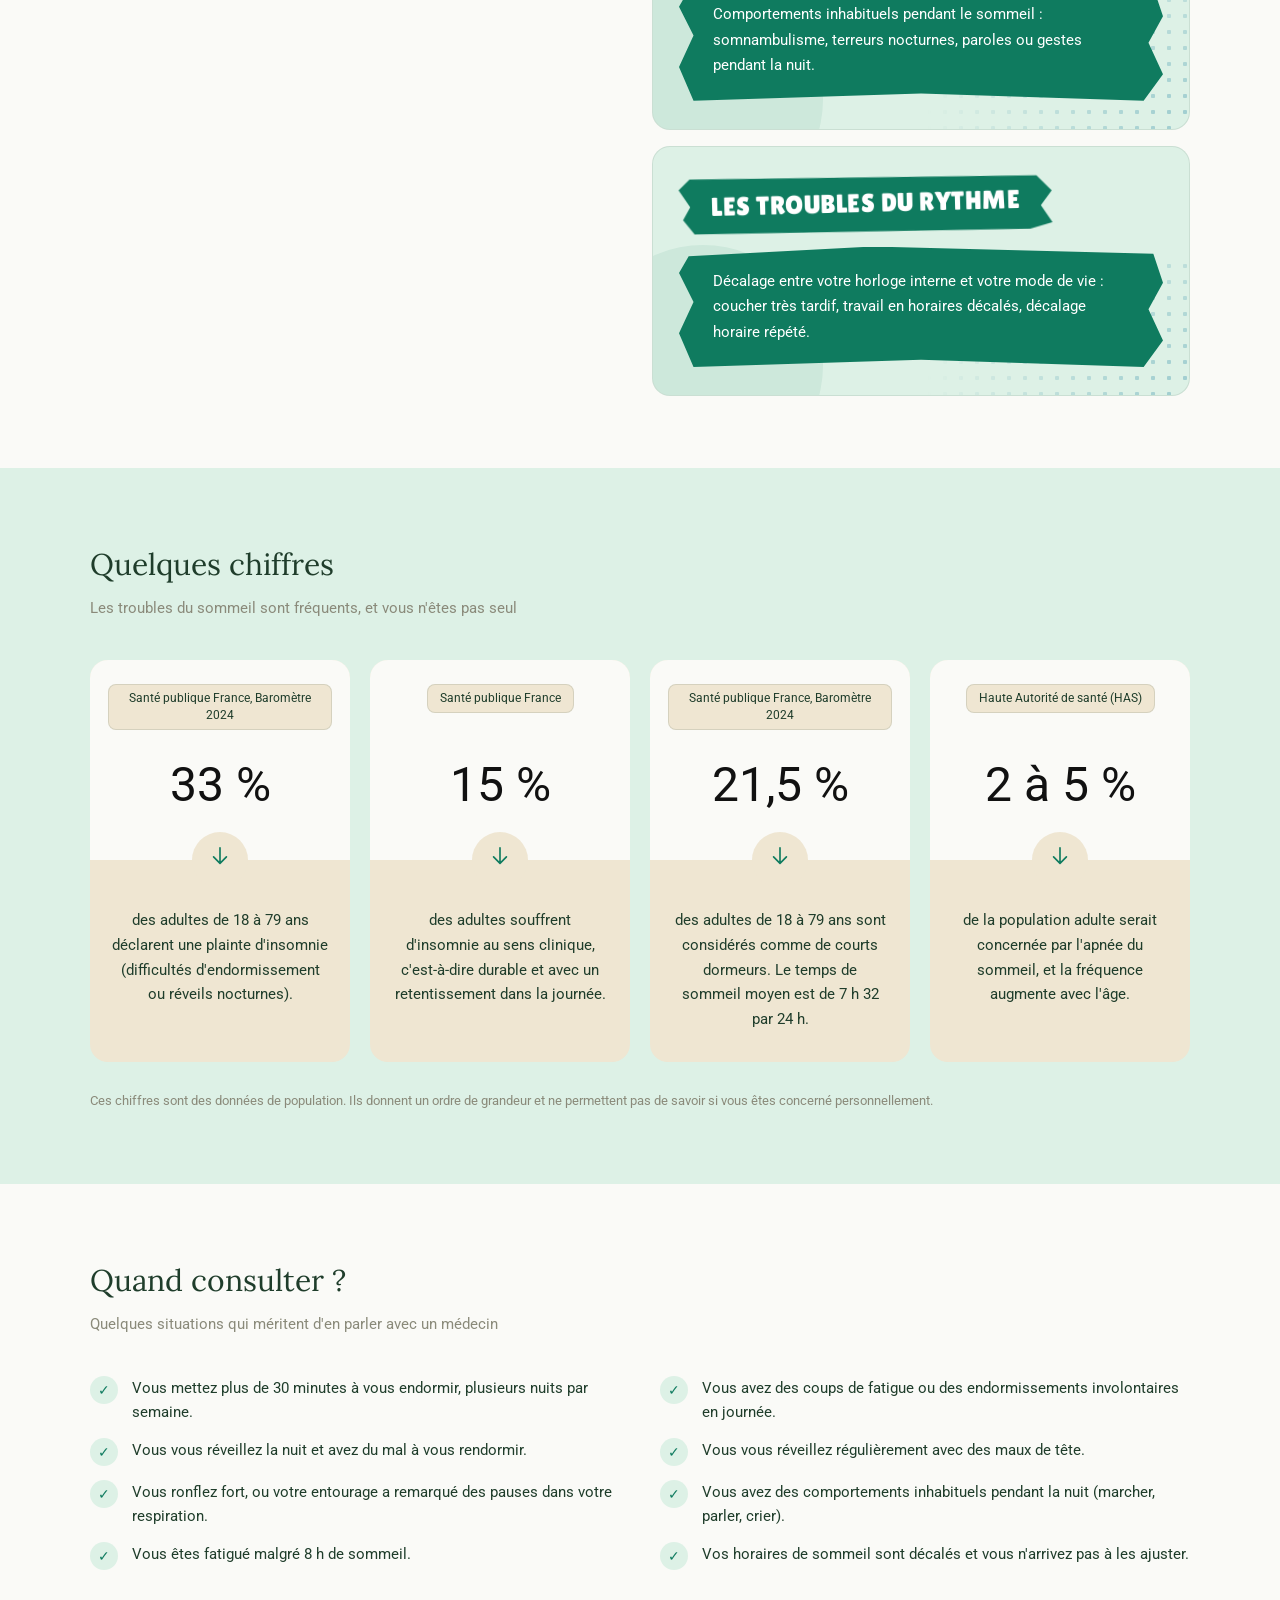
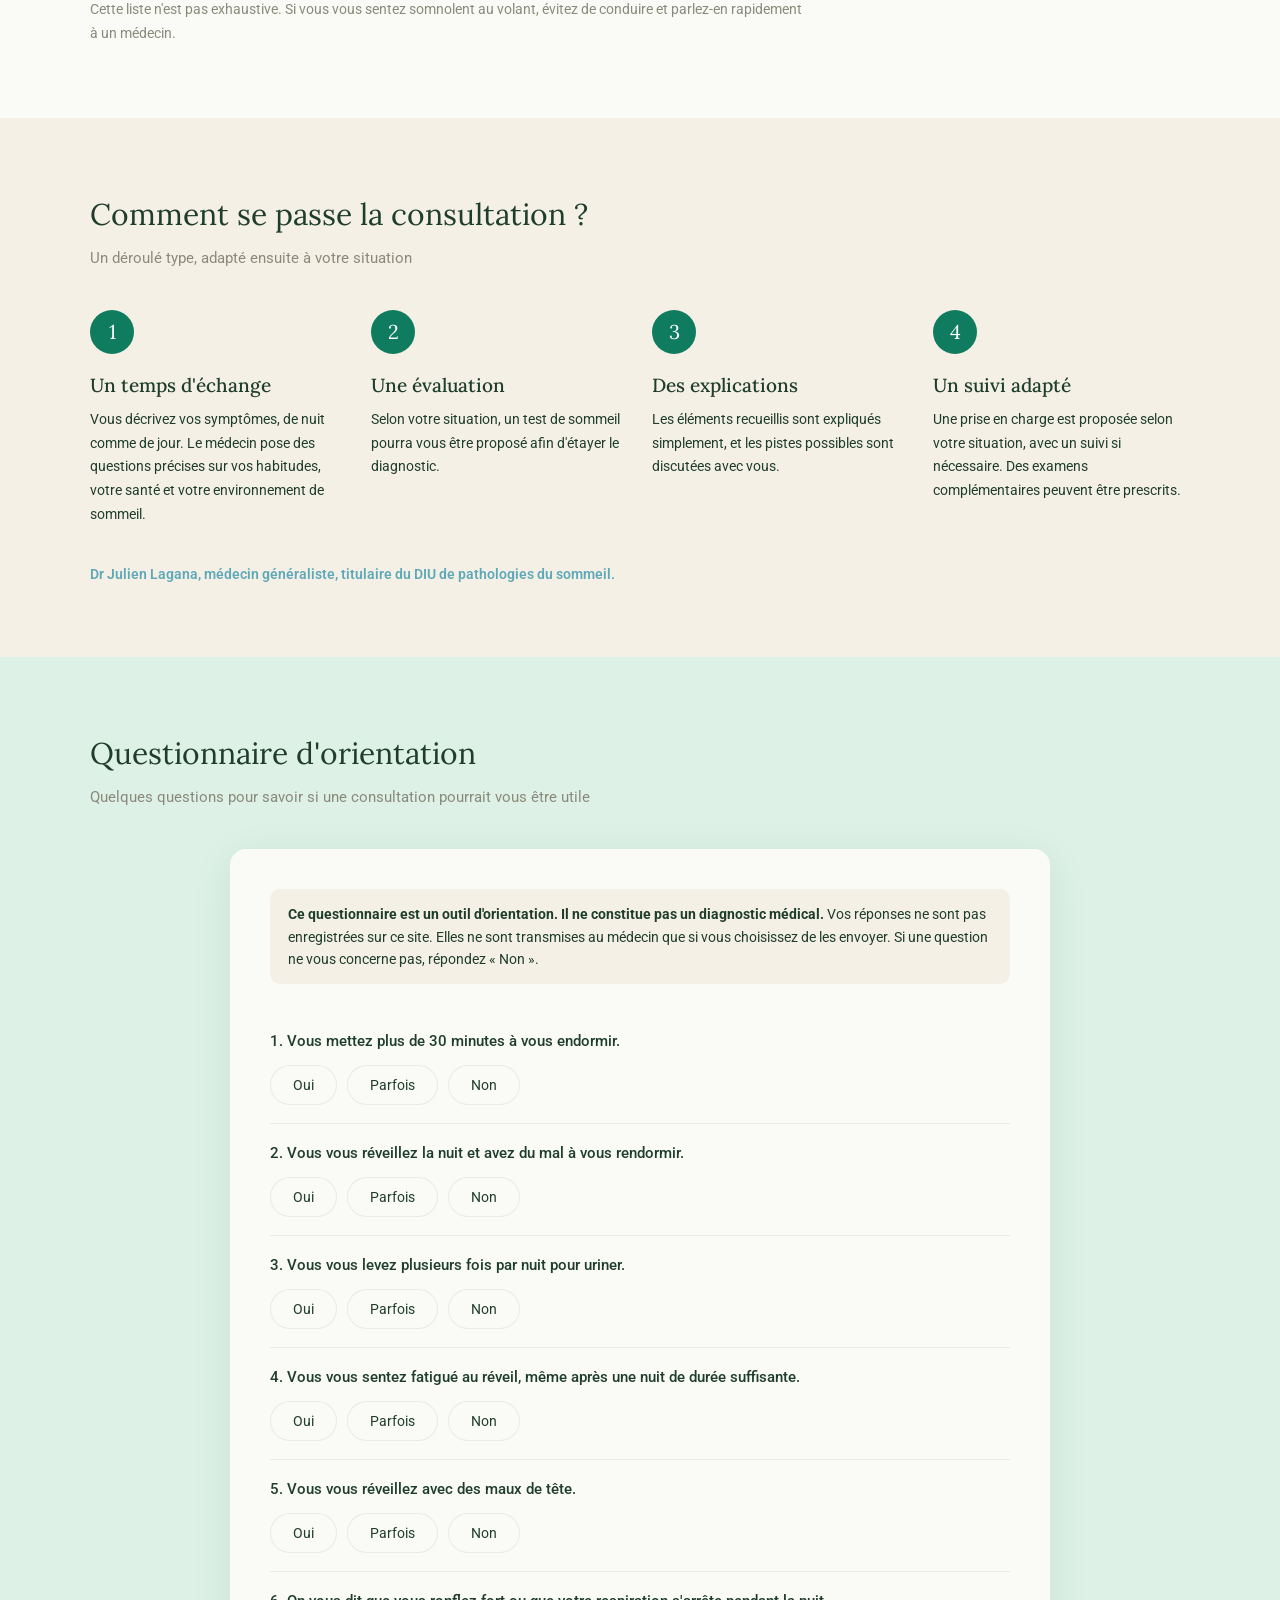
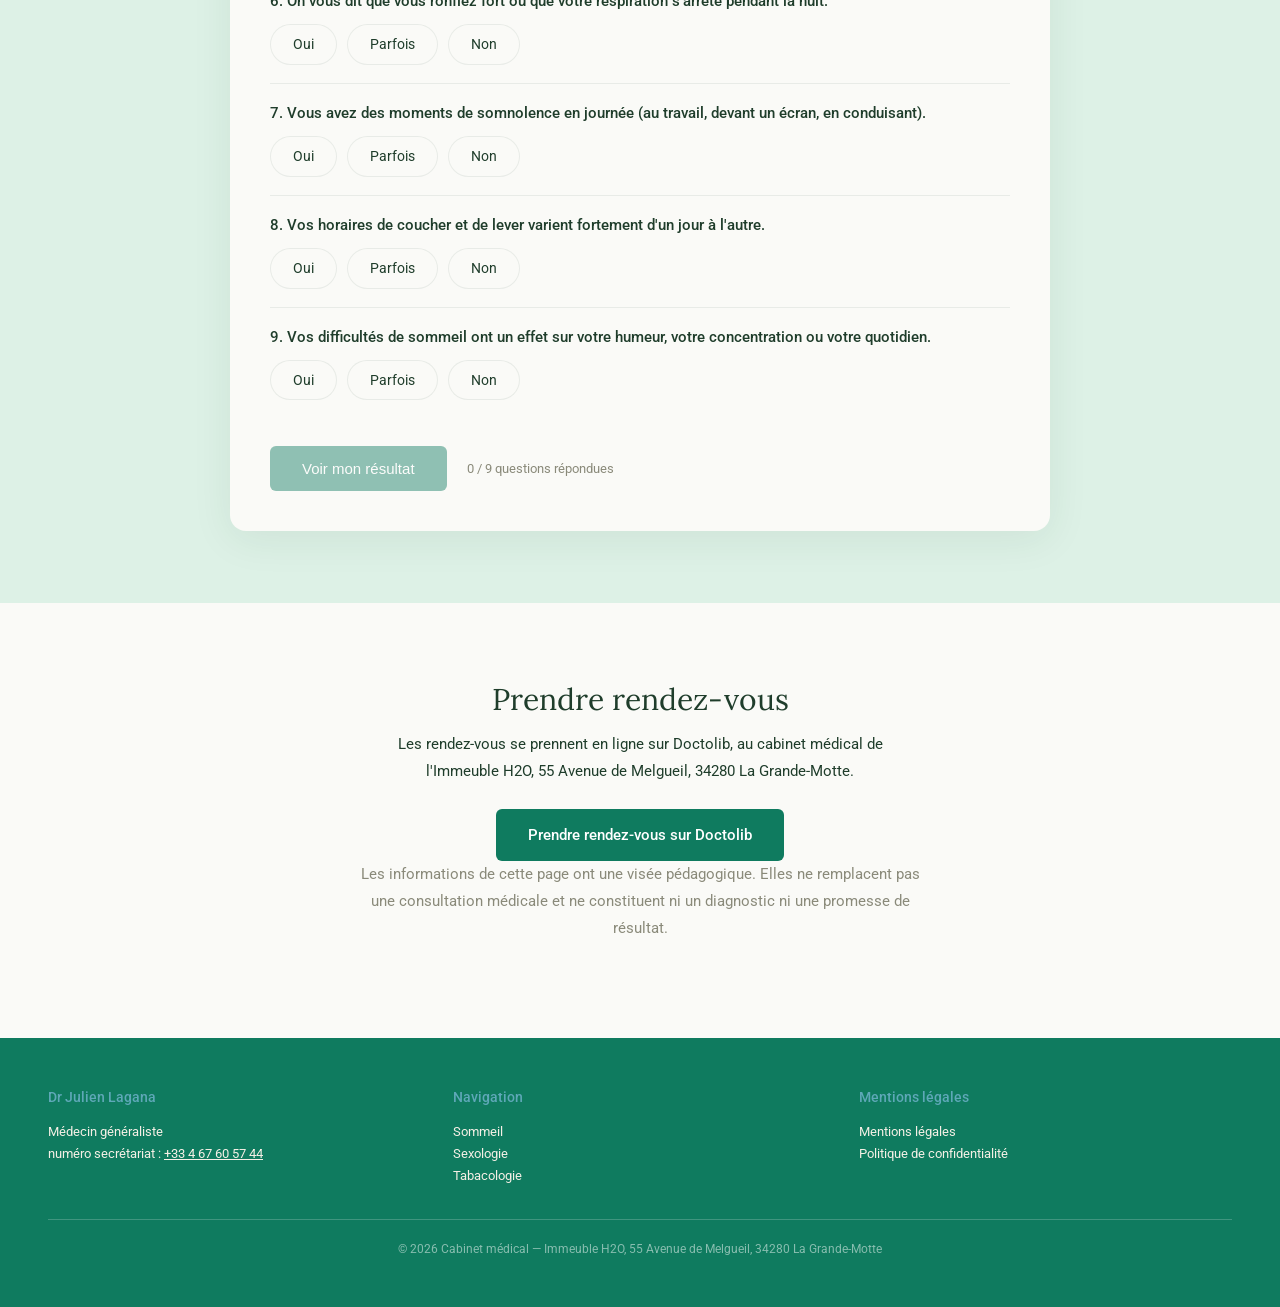
<file: sommeil.html>
<!DOCTYPE html>
<html lang="fr">
<head>
  <meta charset="UTF-8">
  <meta name="viewport" content="width=device-width, initial-scale=1.0">
  <title>Sommeil — Dr Julien Lagana, La Grande-Motte</title>
  <meta name="description" content="Troubles du sommeil : insomnie, apnée du sommeil, parasomnies, troubles du rythme. Consultation avec le Dr Julien Lagana, médecin généraliste à La Grande-Motte.">
  <link rel="preconnect" href="https://fonts.googleapis.com">
  <link rel="preconnect" href="https://fonts.gstatic.com" crossorigin>
  <link href="https://fonts.googleapis.com/css2?family=Lora:wght@400;500;600&family=Roboto:wght@400;500;700&family=Lilita+One&display=swap" rel="stylesheet">
  <link rel="stylesheet" href="style.css">
  <script src="menu.js" defer></script>
</head>
<body>

  <!-- NAV -->
  <nav class="nav">
    <div class="nav-brand">
      Dr Julien Lagana
      <span>Cabinet médical — Immeuble H2O</span>
    </div>
    <ul class="nav-links" id="menu-principal">
      <li class="nav-mobile"><a href="index.html">Accueil</a></li>
      <li><a href="index.html#presentation">Le médecin</a></li>
      <li class="nav-desktop"><a href="index.html#specialites">Spécialités</a></li>
      <li class="nav-mobile"><a href="sommeil.html" aria-current="page">Sommeil</a></li>
      <li class="nav-mobile"><a href="sexologie.html">Sexologie</a></li>
      <li class="nav-mobile"><a href="tabacologie.html">Tabacologie</a></li>
      <!-- MASQUÉ (Bien vieillir) : <li class="nav-mobile"><a href="bien-vieillir.html">Bien vieillir</a></li> -->
      <li><a href="index.html#infos">Infos pratiques</a></li>
    </ul>
    <a href="https://www.doctolib.fr/medecin-generaliste/la-grande-motte/julien-lagana" class="nav-rdv" target="_blank" rel="noopener noreferrer">Prendre rendez-vous</a>
    <button class="nav-toggle" type="button" aria-expanded="false" aria-controls="menu-principal" aria-label="Ouvrir le menu">
      <span></span><span></span><span></span>
    </button>
  </nav>

  <!-- HERO -->
  <section class="hero">
    <img src="images/slide-sommeil.jpg" alt="Sommeil">
    <div class="overlay"></div>
    <div class="content">
      <div class="fil-ariane"><a href="index.html">Accueil</a> / Sommeil</div>
      <h1>Sommeil</h1>
      <p>Insomnie, apnée du sommeil, parasomnies, troubles du rythme : comprendre ce qui perturbe vos nuits et être accompagné, sans jugement.</p>
      <a href="https://www.doctolib.fr/medecin-generaliste/la-grande-motte/julien-lagana" class="btn-primary" target="_blank" rel="noopener noreferrer">Prendre rendez-vous</a>
    </div>
  </section>

  <!-- 1. DE QUOI S'AGIT-IL -->
  <section class="section" id="de-quoi-sagit-il">
    <div class="container quoi-layout">

      <!-- Colonne gauche : définition -->
      <div class="quoi-intro">
        <h2>De quoi s'agit-il ?</h2>
        <p class="quoi-intro-sub">Les principaux troubles du sommeil, expliqués simplement</p>
        <p>Un trouble du sommeil ne se résume pas à « mal dormir de temps en temps ». Il devient un sujet de santé lorsqu'il se répète, qu'il dure, et qu'il pèse sur votre journée : fatigue, irritabilité, difficultés de concentration.</p>
        <p>Manque de sommeil, fatigue chronique, endormissement difficile, sommeil léger ou fragmenté : ces troubles sont très répandus, mais tous ne sont pas évoqués avec un médecin.</p>
        <p class="quoi-intro-accent">Quelle que soit la forme de votre difficulté (insomnie, apnée du sommeil, paralysie du sommeil, narcolepsie, hypersomnie...), vous pouvez en parler en consultation afin d'en rechercher l'origine.</p>
        <a href="#questionnaire" class="btn-primary">Faire le questionnaire d'orientation</a>
      </div>

      <!-- Colonne droite : les quatre troubles -->
      <div class="quoi-grid">
        <div class="quoi-card">
          <div class="quoi-titre">L'insomnie</div>
          <div class="quoi-texte">Difficultés à s'endormir, réveils pendant la nuit ou réveil trop tôt, avec un retentissement sur la journée.</div>
        </div>
        <div class="quoi-card">
          <div class="quoi-titre">L'apnée du sommeil</div>
          <div class="quoi-texte">Interruptions répétées de la respiration pendant la nuit, souvent associées à des ronflements et à une fatigue persistante.</div>
        </div>
        <div class="quoi-card">
          <div class="quoi-titre">Les parasomnies</div>
          <div class="quoi-texte">Comportements inhabituels pendant le sommeil : somnambulisme, terreurs nocturnes, paroles ou gestes pendant la nuit.</div>
        </div>
        <div class="quoi-card">
          <div class="quoi-titre">Les troubles du rythme</div>
          <div class="quoi-texte">Décalage entre votre horloge interne et votre mode de vie : coucher très tardif, travail en horaires décalés, décalage horaire répété.</div>
        </div>
      </div>

    </div>
  </section>

  <!-- 2. QUELQUES CHIFFRES -->
  <section class="section section-menthe" id="chiffres">
    <div class="container">
      <h2 class="section-title">Quelques chiffres</h2>
      <p class="section-subtitle">Les troubles du sommeil sont fréquents, et vous n'êtes pas seul</p>

      <div class="chiffres-grid">
        <div class="chiffre-card">
          <div class="chiffre-haut">
            <span class="chiffre-badge">Santé publique France, Baromètre 2024</span>
            <div class="chiffre-valeur">33 %</div>
          </div>
          <div class="chiffre-bas">
            <div class="chiffre-fleche"><svg viewBox="0 0 24 24" fill="none" stroke="#0F7B5F" stroke-width="1.8" stroke-linecap="round" stroke-linejoin="round" aria-hidden="true"><path d="M12 3v17M5 13l7 7 7-7"/></svg></div>
            des adultes de 18 à 79 ans déclarent une plainte d'insomnie (difficultés d'endormissement ou réveils nocturnes).
          </div>
        </div>
        <div class="chiffre-card">
          <div class="chiffre-haut">
            <span class="chiffre-badge">Santé publique France</span>
            <div class="chiffre-valeur">15 %</div>
          </div>
          <div class="chiffre-bas">
            <div class="chiffre-fleche"><svg viewBox="0 0 24 24" fill="none" stroke="#0F7B5F" stroke-width="1.8" stroke-linecap="round" stroke-linejoin="round" aria-hidden="true"><path d="M12 3v17M5 13l7 7 7-7"/></svg></div>
            des adultes souffrent d'insomnie au sens clinique, c'est-à-dire durable et avec un retentissement dans la journée.
          </div>
        </div>
        <div class="chiffre-card">
          <div class="chiffre-haut">
            <span class="chiffre-badge">Santé publique France, Baromètre 2024</span>
            <div class="chiffre-valeur">21,5 %</div>
          </div>
          <div class="chiffre-bas">
            <div class="chiffre-fleche"><svg viewBox="0 0 24 24" fill="none" stroke="#0F7B5F" stroke-width="1.8" stroke-linecap="round" stroke-linejoin="round" aria-hidden="true"><path d="M12 3v17M5 13l7 7 7-7"/></svg></div>
            des adultes de 18 à 79 ans sont considérés comme de courts dormeurs. Le temps de sommeil moyen est de 7 h 32 par 24 h.
          </div>
        </div>
        <div class="chiffre-card">
          <div class="chiffre-haut">
            <span class="chiffre-badge">Haute Autorité de santé (HAS)</span>
            <div class="chiffre-valeur">2 à 5 %</div>
          </div>
          <div class="chiffre-bas">
            <div class="chiffre-fleche"><svg viewBox="0 0 24 24" fill="none" stroke="#0F7B5F" stroke-width="1.8" stroke-linecap="round" stroke-linejoin="round" aria-hidden="true"><path d="M12 3v17M5 13l7 7 7-7"/></svg></div>
            de la population adulte serait concernée par l'apnée du sommeil, et la fréquence augmente avec l'âge.
          </div>
        </div>
      </div>
      <p class="chiffres-note">Ces chiffres sont des données de population. Ils donnent un ordre de grandeur et ne permettent pas de savoir si vous êtes concerné personnellement.</p>
    </div>
  </section>

  <!-- 3. QUAND CONSULTER -->
  <section class="section" id="quand-consulter">
    <div class="container">
      <h2 class="section-title">Quand consulter ?</h2>
      <p class="section-subtitle">Quelques situations qui méritent d'en parler avec un médecin</p>

      <ul class="signes-list">
        <li><span class="signe-icon">&#10003;</span><span>Vous mettez plus de 30 minutes à vous endormir, plusieurs nuits par semaine.</span></li>
        <li><span class="signe-icon">&#10003;</span><span>Vous vous réveillez la nuit et avez du mal à vous rendormir.</span></li>
        <li><span class="signe-icon">&#10003;</span><span>Vous ronflez fort, ou votre entourage a remarqué des pauses dans votre respiration.</span></li>
        <li><span class="signe-icon">&#10003;</span><span>Vous êtes fatigué malgré 8 h de sommeil.</span></li>
        <li><span class="signe-icon">&#10003;</span><span>Vous avez des coups de fatigue ou des endormissements involontaires en journée.</span></li>
        <li><span class="signe-icon">&#10003;</span><span>Vous vous réveillez régulièrement avec des maux de tête.</span></li>
        <li><span class="signe-icon">&#10003;</span><span>Vous avez des comportements inhabituels pendant la nuit (marcher, parler, crier).</span></li>
        <li><span class="signe-icon">&#10003;</span><span>Vos horaires de sommeil sont décalés et vous n'arrivez pas à les ajuster.</span></li>
      </ul>
      <p class="signes-note">Cette liste n'est pas exhaustive. Si vous vous sentez somnolent au volant, évitez de conduire et parlez-en rapidement à un médecin.</p>
    </div>
  </section>

  <!-- 4. COMMENT SE PASSE LA CONSULTATION -->
  <!-- TODO : faire valider ce déroulé par le médecin -->
  <section class="section section-sable" id="consultation">
    <div class="container">
      <h2 class="section-title">Comment se passe la consultation ?</h2>
      <p class="section-subtitle">Un déroulé type, adapté ensuite à votre situation</p>

      <div class="etapes">
        <div class="etape">
          <div class="etape-num">1</div>
          <h3>Un temps d'échange</h3>
          <p>Vous décrivez vos symptômes, de nuit comme de jour. Le médecin pose des questions précises sur vos habitudes, votre santé et votre environnement de sommeil.</p>
        </div>
        <div class="etape">
          <div class="etape-num">2</div>
          <h3>Une évaluation</h3>
          <p>Selon votre situation, un test de sommeil pourra vous être proposé afin d'étayer le diagnostic.</p>
        </div>
        <div class="etape">
          <div class="etape-num">3</div>
          <h3>Des explications</h3>
          <p>Les éléments recueillis sont expliqués simplement, et les pistes possibles sont discutées avec vous.</p>
        </div>
        <div class="etape">
          <div class="etape-num">4</div>
          <h3>Un suivi adapté</h3>
          <p>Une prise en charge est proposée selon votre situation, avec un suivi si nécessaire. Des examens complémentaires peuvent être prescrits.</p>
        </div>
      </div>
      <!-- TODO : vérifier l'intitulé exact du diplôme avec le médecin (université, année) -->
      <p class="diplome-ligne">Dr Julien Lagana, médecin généraliste, titulaire du DIU de pathologies du sommeil.</p>
    </div>
  </section>

  <!-- 5. QUESTIONNAIRE D'ORIENTATION -->
  <section class="section section-menthe" id="questionnaire">
    <div class="container">
      <h2 class="section-title">Questionnaire d'orientation</h2>
      <p class="section-subtitle">Quelques questions pour savoir si une consultation pourrait vous être utile</p>

      <div class="quiz">
        <div class="quiz-disclaimer">
          <strong>Ce questionnaire est un outil d'orientation. Il ne constitue pas un diagnostic médical.</strong>
          Vos réponses ne sont pas enregistrées sur ce site. Elles ne sont transmises au médecin que si vous choisissez de les envoyer. Si une question ne vous concerne pas, répondez « Non ».
        </div>

        <!-- Formulaire des questions (généré par le script) -->
        <div id="quizForm">
          <div id="quizQuestions"></div>
          <div class="quiz-footer">
            <button type="button" class="btn-primary" id="quizSubmit" disabled>Voir mon résultat</button>
            <span class="quiz-progress" id="quizProgress"></span>
          </div>
        </div>

        <!-- Résultat -->
        <div class="quiz-result" id="quizResult">
          <div class="result-box" id="resultBox">
            <div class="result-score" id="resultScore"></div>
            <h3 id="resultTitre"></h3>
            <p id="resultTexte"></p>
            <p class="result-alerte" id="resultAlerte"></p>
          </div>

          <div class="result-actions">
            <button type="button" class="btn-primary" id="btnOuvrirEnvoi">Envoyer mes réponses au médecin</button>
            <a href="https://www.doctolib.fr/medecin-generaliste/la-grande-motte/julien-lagana" class="btn-secondary" target="_blank" rel="noopener noreferrer">Prendre rendez-vous</a>
            <button type="button" class="btn-lien" id="btnFermer">Fermer sans rien envoyer</button>
          </div>

          <div class="send-panel" id="sendPanel">
            <p>Le médecin recevra vos nom, prénom et téléphone, la spécialité concernée, vos réponses question par question, votre score et le message de résultat. Cela peut l'aider à préparer votre consultation si vous prenez rendez-vous.</p>
            <p>En cliquant sur « Préparer l'email », votre messagerie s'ouvre avec un message déjà rempli. Rien n'est envoyé tant que vous ne cliquez pas vous-même sur « Envoyer » dans votre messagerie.</p>
            <div class="send-identite">
              <div>
                <label class="champ" for="patientNom">Nom</label>
                <input type="text" id="patientNom" autocomplete="family-name" required>
              </div>
              <div>
                <label class="champ" for="patientPrenom">Prénom</label>
                <input type="text" id="patientPrenom" autocomplete="given-name" required>
              </div>
            </div>
            <label class="champ" for="patientTel">Téléphone</label>
            <input type="tel" id="patientTel" autocomplete="tel" placeholder="06 12 34 56 78" required>
            <label class="rgpd">
              <input type="checkbox" id="rgpdCheck">
              <span>J'accepte que mes réponses soient transmises au Dr Julien Lagana.</span>
            </label>
            <p class="send-rdv">Envoyer vos réponses ne vaut pas prise de rendez-vous. Pensez à <a href="https://www.doctolib.fr/medecin-generaliste/la-grande-motte/julien-lagana" target="_blank" rel="noopener noreferrer">prendre rendez-vous sur Doctolib</a> en même temps.</p>
            <button type="button" class="btn-primary" id="btnEnvoyer" disabled>Préparer l'email</button>
            <div class="send-status" id="sendStatus" role="status"></div>
            <div class="send-secours" id="sendSecours" hidden>
              <p>Votre messagerie ne s'est pas ouverte ? Copiez le message et envoyez-le à <strong id="emailMedecinAffiche"></strong>.</p>
              <button type="button" class="btn-secondary" id="btnCopier">Copier le message</button>
            </div>
          </div>
        </div>
      </div>
    </div>
  </section>

  <!-- 6. CTA DOCTOLIB -->
  <section class="section cta-final">
    <div class="container">
      <h2 class="section-title">Prendre rendez-vous</h2>
      <p>Les rendez-vous se prennent en ligne sur Doctolib, au cabinet médical de l'Immeuble H2O, 55 Avenue de Melgueil, 34280 La Grande-Motte.</p>
      <a href="https://www.doctolib.fr/medecin-generaliste/la-grande-motte/julien-lagana" class="btn-primary" target="_blank" rel="noopener noreferrer">Prendre rendez-vous sur Doctolib</a>
      <p class="mentions-page">Les informations de cette page ont une visée pédagogique. Elles ne remplacent pas une consultation médicale et ne constituent ni un diagnostic ni une promesse de résultat.</p>
    </div>
  </section>

  <!-- FOOTER -->
  <footer class="footer">
    <div class="footer-grid">
      <div>
        <h5>Dr Julien Lagana</h5>
        <p>Médecin généraliste<br>numéro secrétariat : <a href="tel:+33467605744">+33 4 67 60 57 44</a></p>
      </div>
      <div>
        <h5>Navigation</h5>
        <p>
          <a href="sommeil.html">Sommeil</a><br>
          <a href="sexologie.html">Sexologie</a><br>
          <a href="tabacologie.html">Tabacologie</a><br>
          <!-- MASQUÉ (Bien vieillir) : <a href="bien-vieillir.html">Bien vieillir</a><br> -->
        </p>
      </div>
      <div>
        <h5>Mentions légales</h5>
        <p>
          <a href="mentions-legales.html">Mentions légales</a><br>
          <a href="#">Politique de confidentialité</a>
        </p>
      </div>
    </div>
    <div class="footer-bottom">© 2026 Cabinet médical — Immeuble H2O, 55 Avenue de Melgueil, 34280 La Grande-Motte</div>
  </footer>

  <!-- QUESTIONNAIRE JS -->
  <script>
    /* ============================================
       CONFIGURATION DU QUESTIONNAIRE
       (questions et seuils à faire valider par le médecin)
       ============================================ */

    // "poids" : importance de la question dans le score (1 = normal, 2 = double)
    // "alerte" : si la réponse est "Oui", un message de prudence s'affiche (somnolence au volant)
    const QUESTIONS = [
      { texte: "Vous mettez plus de 30 minutes à vous endormir.", poids: 1 },
      { texte: "Vous vous réveillez la nuit et avez du mal à vous rendormir.", poids: 1 },
      { texte: "Vous vous levez plusieurs fois par nuit pour uriner.", poids: 1 },
      { texte: "Vous vous sentez fatigué au réveil, même après une nuit de durée suffisante.", poids: 1 },
      { texte: "Vous vous réveillez avec des maux de tête.", poids: 1 },
      { texte: "On vous dit que vous ronflez fort ou que votre respiration s'arrête pendant la nuit.", poids: 2 },
      { texte: "Vous avez des moments de somnolence en journée (au travail, devant un écran, en conduisant).", poids: 2, alerte: true },
      { texte: "Vos horaires de coucher et de lever varient fortement d'un jour à l'autre.", poids: 1 },
      { texte: "Vos difficultés de sommeil ont un effet sur votre humeur, votre concentration ou votre quotidien.", poids: 1 }
    ];

    const REPONSES = [
      { label: "Oui", points: 2 },
      { label: "Parfois", points: 1 },
      { label: "Non", points: 0 }
    ];

    // Score maximum = 2 x (somme des poids) = 22 (calculé automatiquement)
    const SEUIL_MOYEN = 2;   // à partir de ce score : niveau "moyen" (un seul "Oui" suffit, demande du médecin)
    const SEUIL_ELEVE = 15;  // à partir de ce score : niveau "élevé"

    const MESSAGES = {
      faible: {
        titre: "Vos réponses ne suggèrent pas de difficulté marquée",
        texte: "D'après vos réponses, votre sommeil semble peu perturbé. Si vous ressentez malgré tout une gêne, vous pouvez en parler lors d'une consultation."
      },
      moyen: {
        titre: "Quelques signes méritent d'être évoqués",
        texte: "Certaines de vos réponses correspondent à des difficultés de sommeil qui peuvent retentir sur votre quotidien. En parler avec un médecin peut aider à mieux comprendre ce qui se passe."
      },
      eleve: {
        titre: "Une consultation pourrait vous être utile",
        texte: "Vos réponses signalent plusieurs difficultés de sommeil. Il serait pertinent d'en parler avec un médecin afin d'en rechercher l'origine."
      }
    };

    // Envoi par email (mailto) : le message part de la messagerie du patient,
    // aucune donnée ne transite par un service tiers.
    // TODO : remplacer par l'adresse du médecin une fois les tests terminés
    const EMAIL_MEDECIN = "jaalagana@hotmail.fr";
    const SPECIALITE = "Sommeil";

    /* ============================================
       LOGIQUE
       ============================================ */
    const elQuestions = document.getElementById("quizQuestions");
    const elSubmit = document.getElementById("quizSubmit");
    const elProgress = document.getElementById("quizProgress");
    const elForm = document.getElementById("quizForm");
    const elResult = document.getElementById("quizResult");
    const elBox = document.getElementById("resultBox");
    const elSendPanel = document.getElementById("sendPanel");
    const elRgpd = document.getElementById("rgpdCheck");
    const elBtnEnvoyer = document.getElementById("btnEnvoyer");
    const elStatus = document.getElementById("sendStatus");
    const elNom = document.getElementById("patientNom");
    const elPrenom = document.getElementById("patientPrenom");
    const elTel = document.getElementById("patientTel");
    const elSecours = document.getElementById("sendSecours");

    let dernierResultat = null;
    let dernierMessage = "";

    // Construction des questions
    QUESTIONS.forEach((q, i) => {
      const bloc = document.createElement("div");
      bloc.className = "quiz-q";
      const p = document.createElement("p");
      p.textContent = (i + 1) + ". " + q.texte;
      const choix = document.createElement("div");
      choix.className = "quiz-choix";
      choix.setAttribute("role", "radiogroup");
      REPONSES.forEach((r, j) => {
        const label = document.createElement("label");
        const input = document.createElement("input");
        input.type = "radio";
        input.name = "q" + i;
        input.value = j;
        input.addEventListener("change", majProgression);
        const span = document.createElement("span");
        span.textContent = r.label;
        label.appendChild(input);
        label.appendChild(span);
        choix.appendChild(label);
      });
      bloc.appendChild(p);
      bloc.appendChild(choix);
      elQuestions.appendChild(bloc);
    });

    function nbRepondues() {
      return QUESTIONS.filter((_, i) => document.querySelector('input[name="q' + i + '"]:checked')).length;
    }

    function majProgression() {
      const n = nbRepondues();
      elProgress.textContent = n + " / " + QUESTIONS.length + " questions répondues";
      elSubmit.disabled = n < QUESTIONS.length;
    }
    majProgression();

    function calculer() {
      let score = 0;
      let max = 0;
      const lignes = [];
      let alerteSomnolence = false;

      QUESTIONS.forEach((q, i) => {
        const coche = document.querySelector('input[name="q' + i + '"]:checked');
        const rep = REPONSES[parseInt(coche.value, 10)];
        score += rep.points * q.poids;
        max += REPONSES[0].points * q.poids;
        lignes.push((i + 1) + ". " + q.texte + " -> " + rep.label);
        if (q.alerte && rep.label === "Oui") alerteSomnolence = true;
      });

      let niveau = "faible";
      if (score >= SEUIL_ELEVE) niveau = "eleve";
      else if (score >= SEUIL_MOYEN) niveau = "moyen";

      return { score, max, niveau, lignes, alerteSomnolence };
    }

    elSubmit.addEventListener("click", () => {
      const r = calculer();
      dernierResultat = r;
      const m = MESSAGES[r.niveau];

      document.getElementById("resultScore").textContent = "Score : " + r.score + " / " + r.max;
      document.getElementById("resultTitre").textContent = m.titre;
      document.getElementById("resultTexte").textContent = m.texte;
      document.getElementById("resultAlerte").textContent = r.alerteSomnolence
        ? "Vous indiquez une somnolence en journée : si cela arrive en conduisant, évitez de prendre le volant et parlez-en rapidement à un médecin."
        : "";
      elBox.className = "result-box niveau-" + r.niveau;

      elForm.style.display = "none";
      elResult.classList.add("visible");
      elSendPanel.classList.remove("visible");
      elStatus.textContent = "";
      elStatus.className = "send-status";
      elResult.scrollIntoView({ behavior: "smooth", block: "start" });
    });

    // Fermer sans rien envoyer : on efface tout et on revient au début
    document.getElementById("btnFermer").addEventListener("click", () => {
      document.querySelectorAll("#quizQuestions input").forEach(i => { i.checked = false; });
      elNom.value = "";
      elPrenom.value = "";
      elTel.value = "";
      elSecours.hidden = true;
      dernierMessage = "";
      elRgpd.checked = false;
      elBtnEnvoyer.disabled = true;
      dernierResultat = null;
      elResult.classList.remove("visible");
      elSendPanel.classList.remove("visible");
      elForm.style.display = "block";
      majProgression();
      document.getElementById("questionnaire").scrollIntoView({ behavior: "smooth", block: "start" });
    });

    document.getElementById("btnOuvrirEnvoi").addEventListener("click", () => {
      elSendPanel.classList.add("visible");
      elSendPanel.scrollIntoView({ behavior: "smooth", block: "nearest" });
    });

    // Le bouton ne s'active que si la case est cochée et les champs remplis
    function telValide(tel) {
      return tel.replace(/\D/g, "").length >= 10;
    }
    function formulaireValide() {
      return elRgpd.checked
        && elNom.value.trim() !== ""
        && elPrenom.value.trim() !== ""
        && telValide(elTel.value);
    }
    function majBoutonEnvoi() {
      elBtnEnvoyer.disabled = !formulaireValide();
    }
    [elRgpd, elNom, elPrenom, elTel].forEach(el => {
      el.addEventListener("input", majBoutonEnvoi);
      el.addEventListener("change", majBoutonEnvoi);
    });

    elBtnEnvoyer.addEventListener("click", () => {
      if (!dernierResultat || !formulaireValide()) return;
      const r = dernierResultat;
      const nom = elNom.value.trim();
      const prenom = elPrenom.value.trim();
      const tel = elTel.value.trim();

      // Corps du mail en texte brut (les retours à la ligne doivent être \r\n dans un mailto)
      const lignes = [
      "Bonjour Docteur,",
      "",
      "Je vous transmets mes réponses au questionnaire d'orientation " + SPECIALITE + " du site du cabinet.",
      "",
      "--- PATIENT ---",
      "Nom : " + nom,
      "Prénom : " + prenom,
      "Téléphone : " + tel,
      "",
      "--- RÉSULTAT ---",
      "Score : " + r.score + " / " + r.max,
      "Niveau : " + MESSAGES[r.niveau].titre,
      "",
      "--- RÉPONSES ---"
      ].concat(r.lignes, [
      "",
      "Questionnaire d'orientation, ne constitue pas un diagnostic médical."
      ]);
      dernierMessage = lignes.join("\r\n");

      const sujet = "Questionnaire " + SPECIALITE + " - " + prenom + " " + nom;
      const lien = "mailto:" + EMAIL_MEDECIN
        + "?subject=" + encodeURIComponent(sujet)
        + "&body=" + encodeURIComponent(dernierMessage);
      window.location.href = lien;

      elStatus.className = "send-status ok";
      elStatus.textContent = "Votre messagerie va s'ouvrir avec le message prêt. Vérifiez-le puis cliquez sur Envoyer. Pensez aussi à prendre rendez-vous sur Doctolib.";
      document.getElementById("emailMedecinAffiche").textContent = EMAIL_MEDECIN;
      elSecours.hidden = false;
    });

    // Solution de secours si aucune messagerie n'est configurée sur l'appareil
    document.getElementById("btnCopier").addEventListener("click", async () => {
      if (!dernierMessage) return;
      try {
        await navigator.clipboard.writeText(dernierMessage);
        elStatus.className = "send-status ok";
        elStatus.textContent = "Message copié. Collez-le dans un email adressé à " + EMAIL_MEDECIN + ".";
      } catch (e) {
        elStatus.className = "send-status erreur";
        elStatus.textContent = "La copie automatique a échoué. Vous pouvez aussi prendre rendez-vous directement et en parler en consultation.";
      }
    });
  </script>

</body>
</html>
</file>
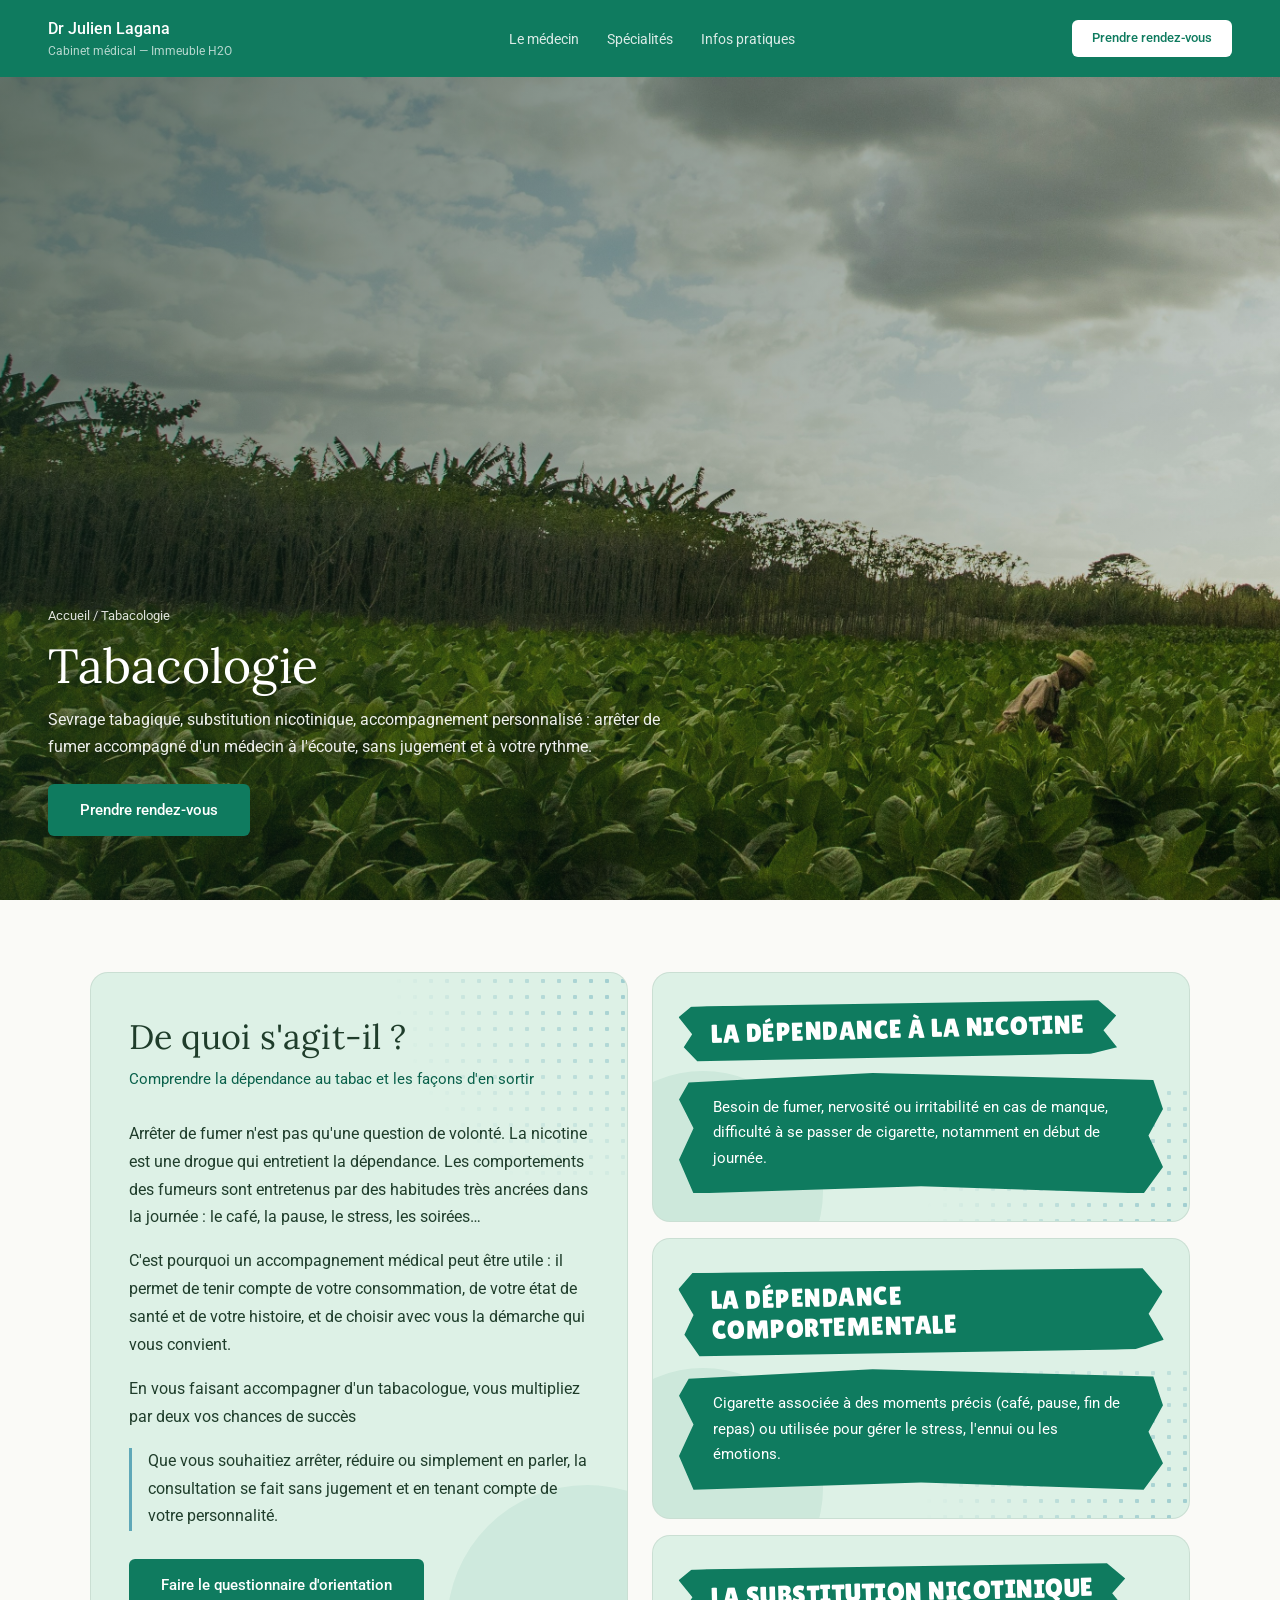
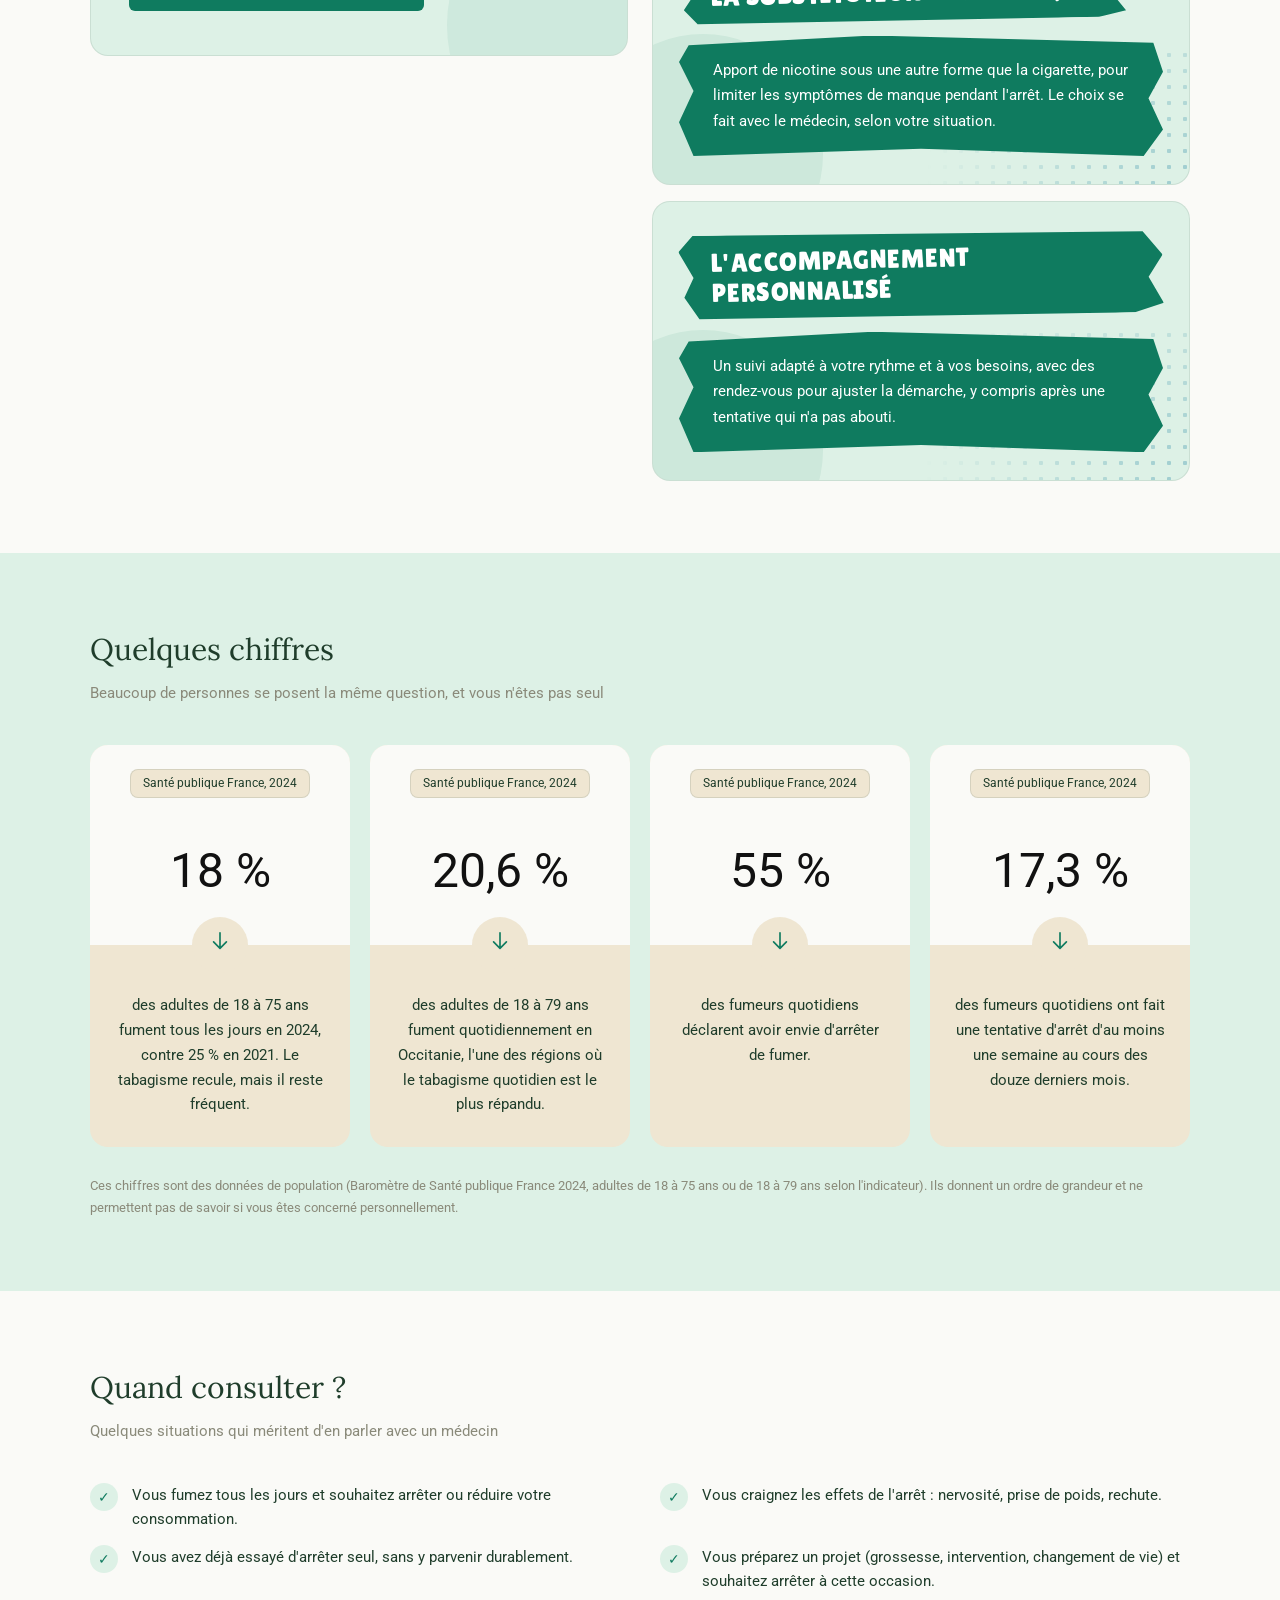
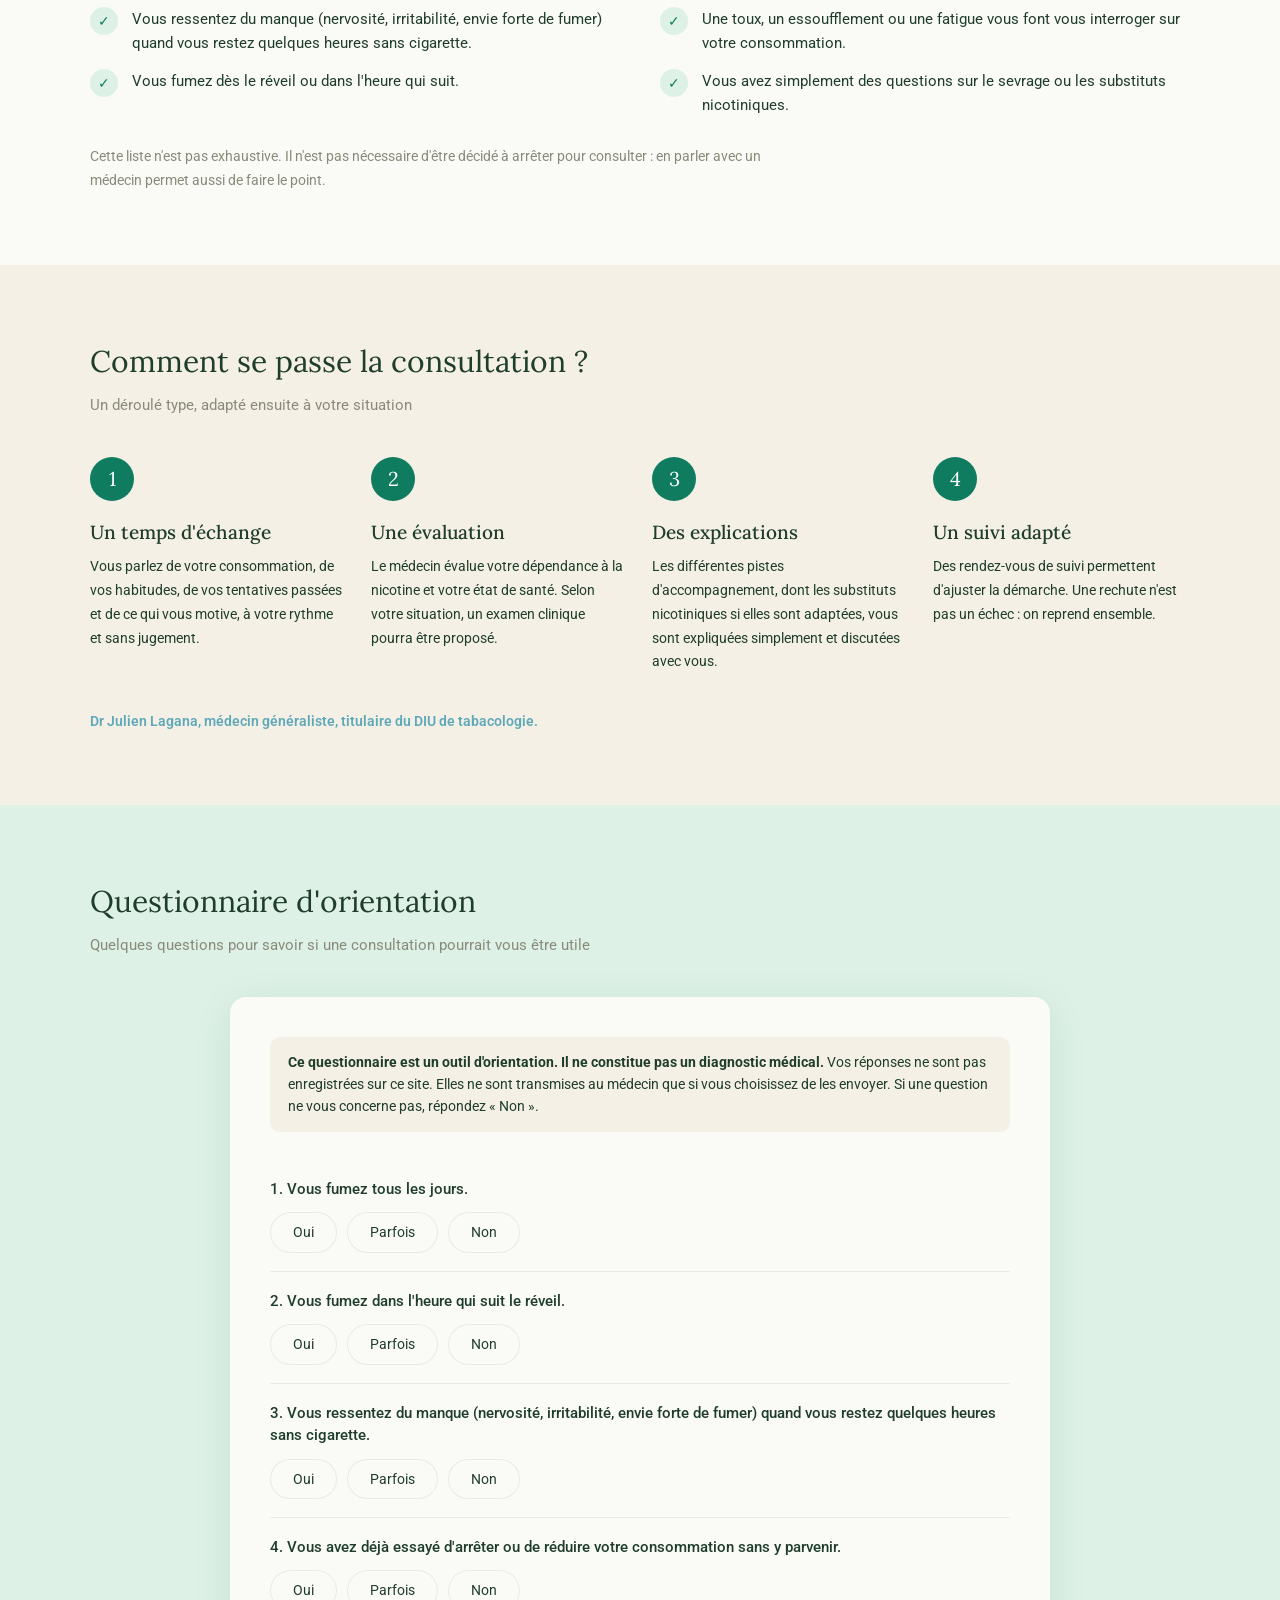
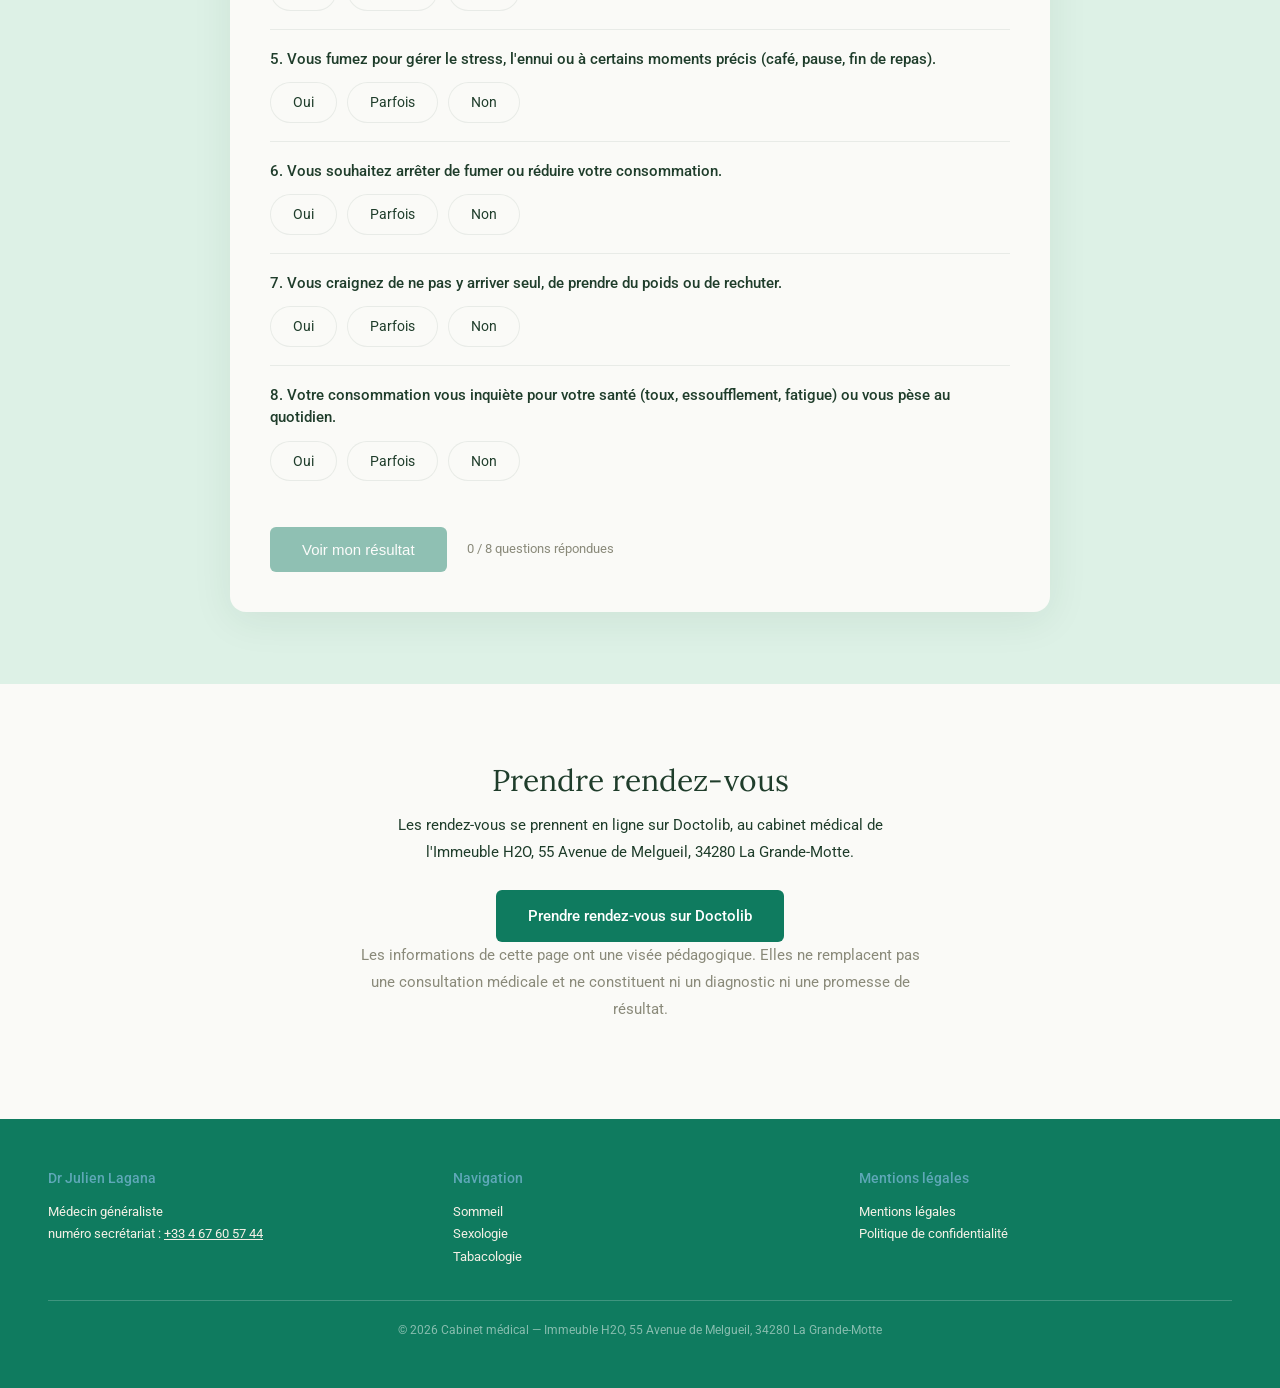
<file: tabacologie.html>
<!DOCTYPE html>
<html lang="fr">
<head>
  <meta charset="UTF-8">
  <meta name="viewport" content="width=device-width, initial-scale=1.0">
  <title>Tabacologie — Dr Julien Lagana, La Grande-Motte</title>
  <meta name="description" content="Tabacologie : sevrage tabagique, substitution nicotinique, accompagnement personnalisé. Consultation avec le Dr Julien Lagana, médecin généraliste à La Grande-Motte.">
  <link rel="preconnect" href="https://fonts.googleapis.com">
  <link rel="preconnect" href="https://fonts.gstatic.com" crossorigin>
  <link href="https://fonts.googleapis.com/css2?family=Lora:wght@400;500;600&family=Roboto:wght@400;500;700&family=Lilita+One&display=swap" rel="stylesheet">
  <link rel="stylesheet" href="style.css">
  <script src="menu.js" defer></script>
</head>
<body>

  <!-- NAV -->
  <nav class="nav">
    <div class="nav-brand">
      Dr Julien Lagana
      <span>Cabinet médical — Immeuble H2O</span>
    </div>
    <ul class="nav-links" id="menu-principal">
      <li class="nav-mobile"><a href="index.html">Accueil</a></li>
      <li><a href="index.html#presentation">Le médecin</a></li>
      <li class="nav-desktop"><a href="index.html#specialites">Spécialités</a></li>
      <li class="nav-mobile"><a href="sommeil.html">Sommeil</a></li>
      <li class="nav-mobile"><a href="sexologie.html">Sexologie</a></li>
      <li class="nav-mobile"><a href="tabacologie.html" aria-current="page">Tabacologie</a></li>
      <!-- MASQUÉ (Bien vieillir) : <li class="nav-mobile"><a href="bien-vieillir.html">Bien vieillir</a></li> -->
      <li><a href="index.html#infos">Infos pratiques</a></li>
    </ul>
    <a href="https://www.doctolib.fr/medecin-generaliste/la-grande-motte/julien-lagana" class="nav-rdv" target="_blank" rel="noopener noreferrer">Prendre rendez-vous</a>
    <button class="nav-toggle" type="button" aria-expanded="false" aria-controls="menu-principal" aria-label="Ouvrir le menu">
      <span></span><span></span><span></span>
    </button>
  </nav>

  <!-- HERO -->
  <section class="hero">
    <img src="images/slide-tabacologie.jpg" alt="Tabacologie">
    <div class="overlay"></div>
    <div class="content">
      <div class="fil-ariane"><a href="index.html">Accueil</a> / Tabacologie</div>
      <h1>Tabacologie</h1>
      <p>Sevrage tabagique, substitution nicotinique, accompagnement personnalisé : arrêter de fumer accompagné d'un médecin à l'écoute, sans jugement et à votre rythme.</p>
      <a href="https://www.doctolib.fr/medecin-generaliste/la-grande-motte/julien-lagana" class="btn-primary" target="_blank" rel="noopener noreferrer">Prendre rendez-vous</a>
    </div>
  </section>

  <!-- 1. DE QUOI S'AGIT-IL -->
  <section class="section" id="de-quoi-sagit-il">
    <div class="container quoi-layout">

      <!-- Colonne gauche : définition -->
      <div class="quoi-intro">
        <h2>De quoi s'agit-il ?</h2>
        <p class="quoi-intro-sub">Comprendre la dépendance au tabac et les façons d'en sortir</p>
        <p>Arrêter de fumer n'est pas qu'une question de volonté. La nicotine est une drogue qui entretient la dépendance. Les comportements des fumeurs sont entretenus par des habitudes très ancrées dans la journée : le café, la pause, le stress, les soirées…</p>
        <p>C'est pourquoi un accompagnement médical peut être utile : il permet de tenir compte de votre consommation, de votre état de santé et de votre histoire, et de choisir avec vous la démarche qui vous convient.</p>
        <p>En vous faisant accompagner d'un tabacologue, vous multipliez par deux vos chances de succès</p>
        <p class="quoi-intro-accent">Que vous souhaitiez arrêter, réduire ou simplement en parler, la consultation se fait sans jugement et en tenant compte de votre personnalité.</p>
        <a href="#questionnaire" class="btn-primary">Faire le questionnaire d'orientation</a>
      </div>

      <!-- Colonne droite : les quatre axes -->
      <div class="quoi-grid">
        <div class="quoi-card">
          <div class="quoi-titre">La dépendance à la nicotine</div>
          <div class="quoi-texte">Besoin de fumer, nervosité ou irritabilité en cas de manque, difficulté à se passer de cigarette, notamment en début de journée.</div>
        </div>
        <div class="quoi-card">
          <div class="quoi-titre">La dépendance comportementale</div>
          <div class="quoi-texte">Cigarette associée à des moments précis (café, pause, fin de repas) ou utilisée pour gérer le stress, l'ennui ou les émotions.</div>
        </div>
        <div class="quoi-card">
          <div class="quoi-titre">La substitution nicotinique</div>
          <div class="quoi-texte">Apport de nicotine sous une autre forme que la cigarette, pour limiter les symptômes de manque pendant l'arrêt. Le choix se fait avec le médecin, selon votre situation.</div>
        </div>
        <div class="quoi-card">
          <div class="quoi-titre">L'accompagnement personnalisé</div>
          <div class="quoi-texte">Un suivi adapté à votre rythme et à vos besoins, avec des rendez-vous pour ajuster la démarche, y compris après une tentative qui n'a pas abouti.</div>
        </div>
      </div>

    </div>
  </section>

  <!-- 2. QUELQUES CHIFFRES -->
  <!-- Source : Santé publique France, Baromètre 2024 (publié le 15 octobre 2025 ; synthèse décembre 2025).
       - 18 % de fumeurs quotidiens chez les 18-75 ans en France hexagonale (25 % en 2021)
       - 20,6 % de fumeurs quotidiens en Occitanie (18-79 ans) : chiffre relevé via Vidal/APMnews, TODO : vérifier dans le tableau régional du rapport SPF
       - 55 % des fumeurs quotidiens ont envie d'arrêter ; 17,3 % ont fait une tentative d'arrêt d'au moins une semaine sur 12 mois (18-79 ans) -->
  <section class="section section-menthe" id="chiffres">
    <div class="container">
      <h2 class="section-title">Quelques chiffres</h2>
      <p class="section-subtitle">Beaucoup de personnes se posent la même question, et vous n'êtes pas seul</p>

      <div class="chiffres-grid">
        <div class="chiffre-card">
          <div class="chiffre-haut">
            <span class="chiffre-badge">Santé publique France, 2024</span>
            <div class="chiffre-valeur">18 %</div>
          </div>
          <div class="chiffre-bas">
            <div class="chiffre-fleche"><svg viewBox="0 0 24 24" fill="none" stroke="#0F7B5F" stroke-width="1.8" stroke-linecap="round" stroke-linejoin="round" aria-hidden="true"><path d="M12 3v17M5 13l7 7 7-7"/></svg></div>
            des adultes de 18 à 75 ans fument tous les jours en 2024, contre 25 % en 2021. Le tabagisme recule, mais il reste fréquent.
          </div>
        </div>
        <div class="chiffre-card">
          <div class="chiffre-haut">
            <span class="chiffre-badge">Santé publique France, 2024</span>
            <div class="chiffre-valeur">20,6 %</div>
          </div>
          <div class="chiffre-bas">
            <div class="chiffre-fleche"><svg viewBox="0 0 24 24" fill="none" stroke="#0F7B5F" stroke-width="1.8" stroke-linecap="round" stroke-linejoin="round" aria-hidden="true"><path d="M12 3v17M5 13l7 7 7-7"/></svg></div>
            des adultes de 18 à 79 ans fument quotidiennement en Occitanie, l'une des régions où le tabagisme quotidien est le plus répandu.
          </div>
        </div>
        <div class="chiffre-card">
          <div class="chiffre-haut">
            <span class="chiffre-badge">Santé publique France, 2024</span>
            <div class="chiffre-valeur">55 %</div>
          </div>
          <div class="chiffre-bas">
            <div class="chiffre-fleche"><svg viewBox="0 0 24 24" fill="none" stroke="#0F7B5F" stroke-width="1.8" stroke-linecap="round" stroke-linejoin="round" aria-hidden="true"><path d="M12 3v17M5 13l7 7 7-7"/></svg></div>
            des fumeurs quotidiens déclarent avoir envie d'arrêter de fumer.
          </div>
        </div>
        <div class="chiffre-card">
          <div class="chiffre-haut">
            <span class="chiffre-badge">Santé publique France, 2024</span>
            <div class="chiffre-valeur">17,3 %</div>
          </div>
          <div class="chiffre-bas">
            <div class="chiffre-fleche"><svg viewBox="0 0 24 24" fill="none" stroke="#0F7B5F" stroke-width="1.8" stroke-linecap="round" stroke-linejoin="round" aria-hidden="true"><path d="M12 3v17M5 13l7 7 7-7"/></svg></div>
            des fumeurs quotidiens ont fait une tentative d'arrêt d'au moins une semaine au cours des douze derniers mois.
          </div>
        </div>
      </div>
      <p class="chiffres-note">Ces chiffres sont des données de population (Baromètre de Santé publique France 2024, adultes de 18 à 75 ans ou de 18 à 79 ans selon l'indicateur). Ils donnent un ordre de grandeur et ne permettent pas de savoir si vous êtes concerné personnellement.</p>
    </div>
  </section>

  <!-- 3. QUAND CONSULTER -->
  <section class="section" id="quand-consulter">
    <div class="container">
      <h2 class="section-title">Quand consulter ?</h2>
      <p class="section-subtitle">Quelques situations qui méritent d'en parler avec un médecin</p>

      <ul class="signes-list">
        <li><span class="signe-icon">&#10003;</span><span>Vous fumez tous les jours et souhaitez arrêter ou réduire votre consommation.</span></li>
        <li><span class="signe-icon">&#10003;</span><span>Vous avez déjà essayé d'arrêter seul, sans y parvenir durablement.</span></li>
        <li><span class="signe-icon">&#10003;</span><span>Vous ressentez du manque (nervosité, irritabilité, envie forte de fumer) quand vous restez quelques heures sans cigarette.</span></li>
        <li><span class="signe-icon">&#10003;</span><span>Vous fumez dès le réveil ou dans l'heure qui suit.</span></li>
        <li><span class="signe-icon">&#10003;</span><span>Vous craignez les effets de l'arrêt : nervosité, prise de poids, rechute.</span></li>
        <li><span class="signe-icon">&#10003;</span><span>Vous préparez un projet (grossesse, intervention, changement de vie) et souhaitez arrêter à cette occasion.</span></li>
        <li><span class="signe-icon">&#10003;</span><span>Une toux, un essoufflement ou une fatigue vous font vous interroger sur votre consommation.</span></li>
        <li><span class="signe-icon">&#10003;</span><span>Vous avez simplement des questions sur le sevrage ou les substituts nicotiniques.</span></li>
      </ul>
      <p class="signes-note">Cette liste n'est pas exhaustive. Il n'est pas nécessaire d'être décidé à arrêter pour consulter : en parler avec un médecin permet aussi de faire le point.</p>
    </div>
  </section>

  <!-- 4. COMMENT SE PASSE LA CONSULTATION -->
  <!-- TODO : faire valider ce déroulé par le médecin -->
  <section class="section section-sable" id="consultation">
    <div class="container">
      <h2 class="section-title">Comment se passe la consultation ?</h2>
      <p class="section-subtitle">Un déroulé type, adapté ensuite à votre situation</p>

      <div class="etapes">
        <div class="etape">
          <div class="etape-num">1</div>
          <h3>Un temps d'échange</h3>
          <p>Vous parlez de votre consommation, de vos habitudes, de vos tentatives passées et de ce qui vous motive, à votre rythme et sans jugement.</p>
        </div>
        <div class="etape">
          <div class="etape-num">2</div>
          <h3>Une évaluation</h3>
          <p>Le médecin évalue votre dépendance à la nicotine et votre état de santé. Selon votre situation, un examen clinique pourra être proposé.</p>
        </div>
        <div class="etape">
          <div class="etape-num">3</div>
          <h3>Des explications</h3>
          <p>Les différentes pistes d'accompagnement, dont les substituts nicotiniques si elles sont adaptées, vous sont expliquées simplement et discutées avec vous.</p>
        </div>
        <div class="etape">
          <div class="etape-num">4</div>
          <h3>Un suivi adapté</h3>
          <p>Des rendez-vous de suivi permettent d'ajuster la démarche. Une rechute n'est pas un échec : on reprend ensemble.</p>
        </div>
      </div>
      <!-- TODO : vérifier l'intitulé exact du diplôme avec le médecin (université, année) -->
      <p class="diplome-ligne">Dr Julien Lagana, médecin généraliste, titulaire du DIU de tabacologie.</p>
    </div>
  </section>

  <!-- 5. QUESTIONNAIRE D'ORIENTATION -->
  <section class="section section-menthe" id="questionnaire">
    <div class="container">
      <h2 class="section-title">Questionnaire d'orientation</h2>
      <p class="section-subtitle">Quelques questions pour savoir si une consultation pourrait vous être utile</p>

      <div class="quiz">
        <div class="quiz-disclaimer">
          <strong>Ce questionnaire est un outil d'orientation. Il ne constitue pas un diagnostic médical.</strong>
          Vos réponses ne sont pas enregistrées sur ce site. Elles ne sont transmises au médecin que si vous choisissez de les envoyer. Si une question ne vous concerne pas, répondez « Non ».
        </div>

        <!-- Formulaire des questions (généré par le script) -->
        <div id="quizForm">
          <div id="quizQuestions"></div>
          <div class="quiz-footer">
            <button type="button" class="btn-primary" id="quizSubmit" disabled>Voir mon résultat</button>
            <span class="quiz-progress" id="quizProgress"></span>
          </div>
        </div>

        <!-- Résultat -->
        <div class="quiz-result" id="quizResult">
          <div class="result-box" id="resultBox">
            <div class="result-score" id="resultScore"></div>
            <h3 id="resultTitre"></h3>
            <p id="resultTexte"></p>
          </div>

          <div class="result-actions">
            <button type="button" class="btn-primary" id="btnOuvrirEnvoi">Envoyer mes réponses au médecin</button>
            <a href="https://www.doctolib.fr/medecin-generaliste/la-grande-motte/julien-lagana" class="btn-secondary" target="_blank" rel="noopener noreferrer">Prendre rendez-vous</a>
            <button type="button" class="btn-lien" id="btnFermer">Fermer sans rien envoyer</button>
          </div>

          <div class="send-panel" id="sendPanel">
            <p>Le médecin recevra vos nom, prénom et téléphone, la spécialité concernée, vos réponses question par question, votre score et le message de résultat. Ces informations concernent votre santé et vos habitudes de consommation : elles sont confidentielles et ne servent qu'à préparer votre consultation si vous prenez rendez-vous.</p>
            <p>En cliquant sur « Préparer l'email », votre messagerie s'ouvre avec un message déjà rempli. Rien n'est envoyé tant que vous ne cliquez pas vous-même sur « Envoyer » dans votre messagerie.</p>
            <div class="send-identite">
              <div>
                <label class="champ" for="patientNom">Nom</label>
                <input type="text" id="patientNom" autocomplete="family-name" required>
              </div>
              <div>
                <label class="champ" for="patientPrenom">Prénom</label>
                <input type="text" id="patientPrenom" autocomplete="given-name" required>
              </div>
            </div>
            <label class="champ" for="patientTel">Téléphone</label>
            <input type="tel" id="patientTel" autocomplete="tel" placeholder="06 12 34 56 78" required>
            <label class="rgpd">
              <input type="checkbox" id="rgpdCheck">
              <span>J'accepte que mes réponses, qui concernent ma santé, soient transmises au Dr Julien Lagana.</span>
            </label>
            <p class="send-rdv">Envoyer vos réponses ne vaut pas prise de rendez-vous. Pensez à <a href="https://www.doctolib.fr/medecin-generaliste/la-grande-motte/julien-lagana" target="_blank" rel="noopener noreferrer">prendre rendez-vous sur Doctolib</a> en même temps.</p>
            <button type="button" class="btn-primary" id="btnEnvoyer" disabled>Préparer l'email</button>
            <div class="send-status" id="sendStatus" role="status"></div>
            <div class="send-secours" id="sendSecours" hidden>
              <p>Votre messagerie ne s'est pas ouverte ? Copiez le message et envoyez-le à <strong id="emailMedecinAffiche"></strong>.</p>
              <button type="button" class="btn-secondary" id="btnCopier">Copier le message</button>
            </div>
          </div>
        </div>
      </div>
    </div>
  </section>

  <!-- 6. CTA DOCTOLIB -->
  <section class="section cta-final">
    <div class="container">
      <h2 class="section-title">Prendre rendez-vous</h2>
      <p>Les rendez-vous se prennent en ligne sur Doctolib, au cabinet médical de l'Immeuble H2O, 55 Avenue de Melgueil, 34280 La Grande-Motte.</p>
      <a href="https://www.doctolib.fr/medecin-generaliste/la-grande-motte/julien-lagana" class="btn-primary" target="_blank" rel="noopener noreferrer">Prendre rendez-vous sur Doctolib</a>
      <p class="mentions-page">Les informations de cette page ont une visée pédagogique. Elles ne remplacent pas une consultation médicale et ne constituent ni un diagnostic ni une promesse de résultat.</p>
    </div>
  </section>

  <!-- FOOTER -->
  <footer class="footer">
    <div class="footer-grid">
      <div>
        <h5>Dr Julien Lagana</h5>
        <p>Médecin généraliste<br>numéro secrétariat : <a href="tel:+33467605744">+33 4 67 60 57 44</a></p>
      </div>
      <div>
        <h5>Navigation</h5>
        <p>
          <a href="sommeil.html">Sommeil</a><br>
          <a href="sexologie.html">Sexologie</a><br>
          <a href="tabacologie.html">Tabacologie</a><br>
          <!-- MASQUÉ (Bien vieillir) : <a href="bien-vieillir.html">Bien vieillir</a><br> -->
        </p>
      </div>
      <div>
        <h5>Mentions légales</h5>
        <p>
          <a href="mentions-legales.html">Mentions légales</a><br>
          <a href="#">Politique de confidentialité</a>
        </p>
      </div>
    </div>
    <div class="footer-bottom">© 2026 Cabinet médical — Immeuble H2O, 55 Avenue de Melgueil, 34280 La Grande-Motte</div>
  </footer>

  <!-- QUESTIONNAIRE JS -->
  <script>
    /* ============================================
       CONFIGURATION DU QUESTIONNAIRE
       (questions et seuils à faire valider par le médecin)
       ============================================ */

    // "poids" : importance de la question dans le score (1 = normal, 2 = double)
    const QUESTIONS = [
      { texte: "Vous fumez tous les jours.", poids: 1 },
      { texte: "Vous fumez dans l'heure qui suit le réveil.", poids: 2 },
      { texte: "Vous ressentez du manque (nervosité, irritabilité, envie forte de fumer) quand vous restez quelques heures sans cigarette.", poids: 2 },
      { texte: "Vous avez déjà essayé d'arrêter ou de réduire votre consommation sans y parvenir.", poids: 1 },
      { texte: "Vous fumez pour gérer le stress, l'ennui ou à certains moments précis (café, pause, fin de repas).", poids: 1 },
      { texte: "Vous souhaitez arrêter de fumer ou réduire votre consommation.", poids: 2 },
      { texte: "Vous craignez de ne pas y arriver seul, de prendre du poids ou de rechuter.", poids: 1 },
      { texte: "Votre consommation vous inquiète pour votre santé (toux, essoufflement, fatigue) ou vous pèse au quotidien.", poids: 1 }
    ];

    const REPONSES = [
      { label: "Oui", points: 2 },
      { label: "Parfois", points: 1 },
      { label: "Non", points: 0 }
    ];

    // Score maximum = 2 x (somme des poids) = 22 (calculé automatiquement)
    // TODO : seuils à faire valider par le médecin
    const SEUIL_MOYEN = 2;   // à partir de ce score : niveau "moyen" (un seul "Oui" suffit, demande du médecin)
    const SEUIL_ELEVE = 12;  // à partir de ce score : niveau "élevé"

    const MESSAGES = {
      faible: {
        titre: "Vos réponses ne suggèrent pas de difficulté marquée",
        texte: "D'après vos réponses, le tabac ne semble pas poser de difficulté importante. Si vous avez malgré tout des questions ou l'envie d'en parler, vous pouvez prendre rendez-vous."
      },
      moyen: {
        titre: "Quelques signes méritent d'être évoqués",
        texte: "Certaines de vos réponses évoquent un lien avec le tabac qui pèse sur votre quotidien ou votre santé. En parler avec un médecin peut aider à faire le point, que vous souhaitiez arrêter, réduire ou simplement comprendre."
      },
      eleve: {
        titre: "Une consultation pourrait vous être utile",
        texte: "Vos réponses signalent plusieurs éléments de dépendance au tabac. Il serait pertinent d'en parler avec un médecin, sans jugement, afin d'envisager un accompagnement adapté à votre situation."
      }
    };

    // Envoi par email (mailto) : le message part de la messagerie du patient,
    // aucune donnée ne transite par un service tiers.
    // TODO : remplacer par l'adresse du médecin une fois les tests terminés
    const EMAIL_MEDECIN = "outtalab.salaheddine@gmail.com";
    const SPECIALITE = "Tabacologie";

    /* ============================================
       LOGIQUE
       ============================================ */
    const elQuestions = document.getElementById("quizQuestions");
    const elSubmit = document.getElementById("quizSubmit");
    const elProgress = document.getElementById("quizProgress");
    const elForm = document.getElementById("quizForm");
    const elResult = document.getElementById("quizResult");
    const elBox = document.getElementById("resultBox");
    const elSendPanel = document.getElementById("sendPanel");
    const elRgpd = document.getElementById("rgpdCheck");
    const elBtnEnvoyer = document.getElementById("btnEnvoyer");
    const elStatus = document.getElementById("sendStatus");
    const elNom = document.getElementById("patientNom");
    const elPrenom = document.getElementById("patientPrenom");
    const elTel = document.getElementById("patientTel");
    const elSecours = document.getElementById("sendSecours");

    let dernierResultat = null;
    let dernierMessage = "";

    // Construction des questions
    QUESTIONS.forEach((q, i) => {
      const bloc = document.createElement("div");
      bloc.className = "quiz-q";
      const p = document.createElement("p");
      p.textContent = (i + 1) + ". " + q.texte;
      const choix = document.createElement("div");
      choix.className = "quiz-choix";
      choix.setAttribute("role", "radiogroup");
      REPONSES.forEach((r, j) => {
        const label = document.createElement("label");
        const input = document.createElement("input");
        input.type = "radio";
        input.name = "q" + i;
        input.value = j;
        input.addEventListener("change", majProgression);
        const span = document.createElement("span");
        span.textContent = r.label;
        label.appendChild(input);
        label.appendChild(span);
        choix.appendChild(label);
      });
      bloc.appendChild(p);
      bloc.appendChild(choix);
      elQuestions.appendChild(bloc);
    });

    function nbRepondues() {
      return QUESTIONS.filter((_, i) => document.querySelector('input[name="q' + i + '"]:checked')).length;
    }

    function majProgression() {
      const n = nbRepondues();
      elProgress.textContent = n + " / " + QUESTIONS.length + " questions répondues";
      elSubmit.disabled = n < QUESTIONS.length;
    }
    majProgression();

    function calculer() {
      let score = 0;
      let max = 0;
      const lignes = [];

      QUESTIONS.forEach((q, i) => {
        const coche = document.querySelector('input[name="q' + i + '"]:checked');
        const rep = REPONSES[parseInt(coche.value, 10)];
        score += rep.points * q.poids;
        max += REPONSES[0].points * q.poids;
        lignes.push((i + 1) + ". " + q.texte + " -> " + rep.label);
      });

      let niveau = "faible";
      if (score >= SEUIL_ELEVE) niveau = "eleve";
      else if (score >= SEUIL_MOYEN) niveau = "moyen";

      return { score, max, niveau, lignes };
    }

    elSubmit.addEventListener("click", () => {
      const r = calculer();
      dernierResultat = r;
      const m = MESSAGES[r.niveau];

      document.getElementById("resultScore").textContent = "Score : " + r.score + " / " + r.max;
      document.getElementById("resultTitre").textContent = m.titre;
      document.getElementById("resultTexte").textContent = m.texte;
      elBox.className = "result-box niveau-" + r.niveau;

      elForm.style.display = "none";
      elResult.classList.add("visible");
      elSendPanel.classList.remove("visible");
      elStatus.textContent = "";
      elStatus.className = "send-status";
      elResult.scrollIntoView({ behavior: "smooth", block: "start" });
    });

    // Fermer sans rien envoyer : on efface tout et on revient au début
    document.getElementById("btnFermer").addEventListener("click", () => {
      document.querySelectorAll("#quizQuestions input").forEach(i => { i.checked = false; });
      elNom.value = "";
      elPrenom.value = "";
      elTel.value = "";
      elSecours.hidden = true;
      dernierMessage = "";
      elRgpd.checked = false;
      elBtnEnvoyer.disabled = true;
      dernierResultat = null;
      elResult.classList.remove("visible");
      elSendPanel.classList.remove("visible");
      elForm.style.display = "block";
      majProgression();
      document.getElementById("questionnaire").scrollIntoView({ behavior: "smooth", block: "start" });
    });

    document.getElementById("btnOuvrirEnvoi").addEventListener("click", () => {
      elSendPanel.classList.add("visible");
      elSendPanel.scrollIntoView({ behavior: "smooth", block: "nearest" });
    });

    // Le bouton ne s'active que si la case est cochée et les champs remplis
    function telValide(tel) {
      return tel.replace(/\D/g, "").length >= 10;
    }
    function formulaireValide() {
      return elRgpd.checked
        && elNom.value.trim() !== ""
        && elPrenom.value.trim() !== ""
        && telValide(elTel.value);
    }
    function majBoutonEnvoi() {
      elBtnEnvoyer.disabled = !formulaireValide();
    }
    [elRgpd, elNom, elPrenom, elTel].forEach(el => {
      el.addEventListener("input", majBoutonEnvoi);
      el.addEventListener("change", majBoutonEnvoi);
    });

    elBtnEnvoyer.addEventListener("click", () => {
      if (!dernierResultat || !formulaireValide()) return;
      const r = dernierResultat;
      const nom = elNom.value.trim();
      const prenom = elPrenom.value.trim();
      const tel = elTel.value.trim();

      // Corps du mail en texte brut (les retours à la ligne doivent être \r\n dans un mailto)
      const lignes = [
      "Bonjour Docteur,",
      "",
      "Je vous transmets mes réponses au questionnaire d'orientation " + SPECIALITE + " du site du cabinet.",
      "",
      "--- PATIENT ---",
      "Nom : " + nom,
      "Prénom : " + prenom,
      "Téléphone : " + tel,
      "",
      "--- RÉSULTAT ---",
      "Score : " + r.score + " / " + r.max,
      "Niveau : " + MESSAGES[r.niveau].titre,
      "",
      "--- RÉPONSES ---"
      ].concat(r.lignes, [
      "",
      "Questionnaire d'orientation, ne constitue pas un diagnostic médical."
      ]);
      dernierMessage = lignes.join("\r\n");

      const sujet = "Questionnaire " + SPECIALITE + " - " + prenom + " " + nom;
      const lien = "mailto:" + EMAIL_MEDECIN
        + "?subject=" + encodeURIComponent(sujet)
        + "&body=" + encodeURIComponent(dernierMessage);
      window.location.href = lien;

      elStatus.className = "send-status ok";
      elStatus.textContent = "Votre messagerie va s'ouvrir avec le message prêt. Vérifiez-le puis cliquez sur Envoyer. Pensez aussi à prendre rendez-vous sur Doctolib.";
      document.getElementById("emailMedecinAffiche").textContent = EMAIL_MEDECIN;
      elSecours.hidden = false;
    });

    // Solution de secours si aucune messagerie n'est configurée sur l'appareil
    document.getElementById("btnCopier").addEventListener("click", async () => {
      if (!dernierMessage) return;
      try {
        await navigator.clipboard.writeText(dernierMessage);
        elStatus.className = "send-status ok";
        elStatus.textContent = "Message copié. Collez-le dans un email adressé à " + EMAIL_MEDECIN + ".";
      } catch (e) {
        elStatus.className = "send-status erreur";
        elStatus.textContent = "La copie automatique a échoué. Vous pouvez aussi prendre rendez-vous directement et en parler en consultation.";
      }
    });
  </script>

</body>
</html>
</file>
<file: style.css>
/* ============================================
   STYLE COMMUN - Dr Julien Lagana
   Utilisé par toutes les pages du site
   ============================================ */

:root {
  --sable: #F5F0E6;
  --menthe: #DDF1E6;
  --emeraude: #0F7B5F;
  --emeraude-hover: #0A614B;
  --lagon: #5FA8B8;
  --vert-sombre: #1F3D2B;
  --blanc: #FAFAF7;
  --gris-doux: #8A8A7A;
  --border-light: rgba(31,61,43,0.08);
  --nav-h: 77px;
}
* { margin: 0; padding: 0; box-sizing: border-box; }
body {
  font-family: 'Roboto', -apple-system, BlinkMacSystemFont, sans-serif;
  color: var(--vert-sombre);
  background: var(--blanc);
  line-height: 1.6;
  -webkit-font-smoothing: antialiased;
}

/* ── NAV ── */
.nav {
  display: flex; justify-content: space-between; align-items: center;
  padding: 16px 48px; background: var(--emeraude);
  border-bottom: none;
  position: sticky; top: 0; z-index: 200;
  min-height: var(--nav-h);
}
.nav-brand { font-size: 16px; font-weight: 500; color: #fff; }
.nav-brand span { display: block; font-size: 12px; color: rgba(255,255,255,0.7); font-weight: 400; }
.nav-links { display: flex; gap: 28px; list-style: none; }
.nav-links a { text-decoration: none; color: rgba(255,255,255,0.85); font-size: 14px; transition: color 0.2s; }
.nav-links a:hover { color: #fff; }
.nav-rdv {
  background: #fff; color: var(--emeraude); padding: 8px 20px;
  border-radius: 6px; text-decoration: none; font-size: 13px; font-weight: 500;
  transition: background 0.2s;
}
.nav-rdv:hover { background: var(--menthe); }
.nav-links a[aria-current="page"] { color: #fff; font-weight: 500; }

/* Menu burger : caché sur ordinateur */
.nav-mobile { display: none; }
.nav-toggle {
  display: none; background: none; border: 0; padding: 8px; cursor: pointer;
}
.nav-toggle span {
  display: block; width: 24px; height: 2px; margin: 5px 0; border-radius: 1px;
  background: #fff; transition: transform 0.2s, opacity 0.2s;
}
.nav-toggle:focus-visible { outline: 2px solid var(--menthe); outline-offset: 2px; }
.nav-toggle[aria-expanded="true"] span:nth-child(1) { transform: translateY(7px) rotate(45deg); }
.nav-toggle[aria-expanded="true"] span:nth-child(2) { opacity: 0; }
.nav-toggle[aria-expanded="true"] span:nth-child(3) { transform: translateY(-7px) rotate(-45deg); }

/* ── BOUTONS ── */
.btn-primary {
  display: inline-block; background: var(--emeraude); color: #fff;
  padding: 14px 32px; border-radius: 6px; font-size: 15px; font-weight: 500;
  text-decoration: none; transition: background 0.2s; border: none; cursor: pointer;
}
.btn-primary:hover { background: var(--emeraude-hover); }
.btn-outline {
  display: inline-block; background: rgba(255,255,255,0.15);
  backdrop-filter: blur(4px); color: #fff;
  padding: 12px 28px; border-radius: 6px; font-size: 14px; font-weight: 500;
  text-decoration: none; border: 1px solid rgba(255,255,255,0.4);
  transition: background 0.2s; margin-left: 12px;
}
.btn-outline:hover { background: rgba(255,255,255,0.25); }

/* ── SECTIONS ── */
.section { padding: 72px 48px; }
.section-menthe { background: var(--menthe); }
.section-sable { background: var(--sable); }
.section-title {
  font-family: 'Lora', Georgia, serif;
  font-size: 30px; font-weight: 400; margin-bottom: 8px;
}
.section-subtitle {
  font-size: 15px; color: var(--gris-doux); margin-bottom: 40px;
}
.cta-center { text-align: center; margin-top: 32px; }

/* ── FOOTER ── */
.footer {
  background: var(--emeraude); color: rgba(255,255,255,0.75); padding: 48px;
}
.footer-grid {
  display: grid; grid-template-columns: 1fr 1fr 1fr; gap: 32px; margin-bottom: 32px;
}
.footer h5 { font-size: 14px; font-weight: 500; color: var(--lagon); margin-bottom: 12px; }
.footer p { font-size: 13px; line-height: 1.7; color: var(--sable); }
.footer a { color: var(--sable); text-decoration: none; }
.footer a:hover { color: #fff; text-decoration: underline; }
.footer a[href^="tel:"] { text-decoration: underline; }
.footer-bottom {
  border-top: 0.5px solid rgba(255,255,255,0.2);
  padding-top: 20px; font-size: 12px; text-align: center;
  color: rgba(255,255,255,0.5);
}

/* ============================================
   PAGE D'ACCUEIL
   ============================================ */

/* ── CAROUSEL ── */
.carousel {
  position: relative; width: 100%; height: 600px; overflow: hidden;
}
.carousel-track {
  display: flex; height: 100%;
  transition: transform 0.7s cubic-bezier(0.4, 0, 0.2, 1);
}
.carousel-slide {
  min-width: 100%; height: 100%; position: relative;
}
.carousel-slide img {
  width: 100%; height: 100%; object-fit: cover; display: block;
}
.carousel-slide .overlay {
  position: absolute; inset: 0;
  background: linear-gradient(
    135deg,
    rgba(15, 40, 30, 0.65) 0%,
    rgba(15, 40, 30, 0.35) 50%,
    rgba(15, 40, 30, 0.15) 100%
  );
}
.carousel-slide .content {
  position: absolute; bottom: 80px; left: 48px; right: 48px;
  color: #fff; max-width: 600px;
}
.carousel-slide .content h1 {
  font-family: 'Lora', Georgia, serif;
  font-size: 44px; font-weight: 400; line-height: 1.15; margin-bottom: 12px;
  text-shadow: 0 2px 20px rgba(0,0,0,0.3);
}
.carousel-slide .content p {
  font-size: 16px; opacity: 0.92; margin-bottom: 24px; line-height: 1.7;
  text-shadow: 0 1px 8px rgba(0,0,0,0.3);
}
.carousel-arrow {
  position: absolute; top: 50%; transform: translateY(-50%);
  width: 48px; height: 48px; border-radius: 50%;
  background: rgba(255,255,255,0.15); backdrop-filter: blur(6px);
  border: 1px solid rgba(255,255,255,0.25); color: #fff;
  font-size: 20px; cursor: pointer; z-index: 10;
  display: flex; align-items: center; justify-content: center;
  transition: background 0.2s;
}
.carousel-arrow:hover { background: rgba(255,255,255,0.3); }
.carousel-arrow.prev { left: 20px; }
.carousel-arrow.next { right: 20px; }
.carousel-dots {
  position: absolute; bottom: 24px; left: 50%; transform: translateX(-50%);
  display: flex; gap: 10px; z-index: 10;
}
.carousel-dot {
  width: 10px; height: 10px; border-radius: 50%;
  background: rgba(255,255,255,0.4); border: none; cursor: pointer;
  transition: background 0.3s, transform 0.3s;
}
.carousel-dot.active {
  background: #fff; transform: scale(1.2);
}

/* ── PRESENTATION ── */
.presentation { display: flex; gap: 48px; align-items: flex-start; }
.portrait {
  width: 240px; height: 280px; border-radius: 12px; object-fit: cover;
  flex-shrink: 0; box-shadow: 0 8px 32px rgba(31,61,43,0.12);
}
.presentation-text h3 {
  font-family: 'Lora', Georgia, serif;
  font-size: 26px; font-weight: 400; margin-bottom: 8px;
}
.presentation-text .diplomes {
  font-size: 15px; color: var(--lagon); font-weight: 600;
  margin-bottom: 20px; line-height: 1.6;
}
.presentation-text p {
  font-size: 15px; line-height: 1.8; max-width: 560px;
}

/* ── SPECIALITES (cartes) ── */
.specs-grid {
  display: grid; grid-template-columns: 1fr 1fr; gap: 20px;
}
.spec-card {
  position: relative; border-radius: 14px; overflow: hidden;
  height: 320px; cursor: pointer; text-decoration: none; color: #fff;
  display: flex; flex-direction: column; justify-content: flex-end;
  transition: transform 0.3s;
}
.spec-card:hover { transform: translateY(-4px); }

/* Disposition à 3 cartes (Bien vieillir masqué) :
   la 1re carte (Sommeil) occupe 2 lignes à gauche, les 2 autres sont empilées à droite.
   Pour revenir à 4 cartes : retirer la classe "trois" dans index.html. */
.specs-grid.trois { grid-template-columns: 1.4fr 1fr; }
.specs-grid.trois .spec-card { height: 260px; }
.specs-grid.trois .spec-card:first-child { grid-row: 1 / 3; height: auto; }
.specs-grid.trois .spec-card:first-child h4 { font-size: 30px; }
.specs-grid.trois .spec-card:first-child p { font-size: 15px; max-width: 420px; }
.spec-card .card-bg {
  position: absolute; inset: 0; width: 100%; height: 100%;
  object-fit: cover; z-index: 0;
  transition: transform 0.5s;
}
.spec-card:hover .card-bg { transform: scale(1.05); }
.spec-card .card-overlay {
  position: absolute; inset: 0; z-index: 1;
  background: linear-gradient(
    to top,
    rgba(15, 40, 30, 0.85) 0%,
    rgba(15, 40, 30, 0.4) 50%,
    rgba(15, 40, 30, 0.1) 100%
  );
}
.spec-card .card-content {
  position: relative; z-index: 2; padding: 28px;
}
.spec-card h4 {
  font-family: 'Lora', Georgia, serif;
  font-size: 24px; font-weight: 400; margin-bottom: 8px;
}
.spec-card p {
  font-size: 13px; opacity: 0.85; line-height: 1.6; margin-bottom: 14px;
}
.spec-card .lien {
  font-size: 13px; font-weight: 500; color: var(--menthe);
  display: inline-flex; align-items: center; gap: 6px;
}

/* ── INFOS PRATIQUES ── */
.infos-wrapper {
  display: grid; grid-template-columns: 1fr 1fr; gap: 0;
  border-radius: 16px; overflow: hidden;
  box-shadow: 0 8px 40px rgba(31,61,43,0.08);
}
.infos-left {
  position: relative; overflow: hidden;
}
.infos-left img {
  width: 100%; height: 100%; object-fit: cover; display: block;
}
.infos-left .infos-overlay {
  position: absolute; inset: 0;
  background: linear-gradient(to right, rgba(15,40,30,0.7), rgba(15,40,30,0.3));
  display: flex; flex-direction: column; justify-content: center;
  padding: 40px;
  color: #fff;
}
.infos-left .infos-overlay h3 {
  font-family: 'Lora', Georgia, serif;
  font-size: 24px; font-weight: 400; margin-bottom: 16px;
}
.infos-left .infos-overlay p {
  font-size: 14px; line-height: 1.8; opacity: 0.9;
}
.infos-right {
  background: var(--blanc); padding: 40px;
  display: flex; flex-direction: column; justify-content: center;
}
.info-item {
  display: flex; gap: 16px; align-items: flex-start;
  padding: 16px 0; border-bottom: 0.5px solid var(--border-light);
}
.info-item:last-child { border-bottom: none; }
.info-icon {
  width: 40px; height: 40px; border-radius: 10px;
  background: var(--menthe); color: var(--emeraude);
  display: flex; align-items: center; justify-content: center;
  font-size: 18px; flex-shrink: 0;
}
.info-item h5 {
  font-size: 14px; font-weight: 600; margin-bottom: 2px;
}
.info-item p {
  font-size: 13px; color: var(--gris-doux); line-height: 1.5;
}
.map-container {
  height: 400px; border-radius: 8px; overflow: hidden;
  border: 0.5px solid var(--border-light); margin-top: 24px;
  background: var(--menthe); display: flex; align-items: center;
  justify-content: center; color: var(--emeraude); font-size: 14px;
}

/* ── AVIS ── */
.avis-section {
  padding: 72px 48px;
  background: var(--blanc);
  border-top: 1px solid var(--border-light);
  border-bottom: 1px solid var(--border-light);
}
.avis-wrapper {
  display: flex; gap: 60px; align-items: flex-start;
  max-width: 1100px; margin: 0 auto;
}
.avis-left { flex: 0 0 320px; }
.avis-initiales {
  display: flex; margin-bottom: 20px;
}
.avis-initiale-small {
  width: 44px; height: 44px; border-radius: 50%;
  background: var(--menthe); color: var(--emeraude);
  font-size: 16px; font-weight: 600;
  display: flex; align-items: center; justify-content: center;
  margin-left: -12px;
  border: 2px solid var(--blanc);
}
.avis-initiale-small:first-child {
  margin-left: 0;
}
.avis-left h2 {
  font-family: 'Lora', Georgia, serif;
  font-size: 26px; font-weight: 500; margin-bottom: 12px;
  color: var(--vert-sombre);
}
.avis-left p {
  font-size: 14px; color: var(--gris-doux); line-height: 1.7;
}
.avis-right { flex: 1; min-width: 0; overflow: hidden; position: relative; }
.avis-quote {
  font-size: 48px; color: var(--emeraude); line-height: 1;
  margin-bottom: 12px; font-family: Georgia, serif;
}
.avis-track {
  display: flex;
  transition: transform 0.6s cubic-bezier(0.4, 0, 0.2, 1);
}
.avis-slide {
  flex: 0 0 100%;
  min-width: 0;
  overflow: hidden;
  padding-right: 2px;
}
.avis-texte {
  font-size: 16px; line-height: 1.8; color: var(--vert-sombre);
  font-style: italic; margin-bottom: 20px;
  overflow-wrap: break-word;
}
.avis-nom {
  font-size: 14px; font-weight: 600; color: var(--vert-sombre);
}
.avis-nav {
  display: flex; align-items: center; gap: 12px; margin-top: 28px;
}
.avis-arrow {
  width: 36px; height: 36px; border-radius: 50%;
  background: none; border: 1.5px solid var(--vert-sombre);
  color: var(--vert-sombre); font-size: 16px; cursor: pointer;
  display: flex; align-items: center; justify-content: center;
  transition: all 0.2s;
}
.avis-arrow:hover {
  background: var(--emeraude); border-color: var(--emeraude); color: #fff;
}
.avis-bars {
  display: flex; gap: 6px; flex: 1;
}
.avis-bar {
  height: 3px; flex: 1; background: var(--border-light);
  border-radius: 2px; border: none; cursor: pointer;
  transition: background 0.3s;
}
.avis-bar.active {
  background: var(--vert-sombre); height: 4px;
}

/* ============================================
   RESPONSIVE
   ============================================ */
@media (max-width: 768px) {
  .nav { padding: 12px 20px; gap: 12px; }
  .nav-brand { flex: 1; min-width: 0; }
  .nav > .nav-rdv { padding: 8px 12px; font-size: 12px; white-space: nowrap; }
  .nav-toggle { display: block; }

  /* Panneau du menu, sous le header */
  .nav-links {
    display: none; position: absolute; top: 100%; left: 0; right: 0;
    flex-direction: column; gap: 0;
    background: var(--menthe); box-shadow: 0 8px 16px rgba(31,61,43,0.12);
  }
  .nav-links.ouvert { display: flex; }
  .nav-desktop { display: none; }
  .nav-mobile { display: block; }
  .nav-links a {
    display: block; padding: 14px 20px; font-size: 15px;
    color: var(--vert-sombre); border-bottom: 1px solid var(--border-light);
  }
  .nav-links a:hover { color: var(--emeraude); }
  .nav-links a[aria-current="page"] { color: var(--emeraude); font-weight: 600; }
  .section { padding: 40px 20px; }
  .footer { padding: 32px 20px; }
  .footer-grid { grid-template-columns: 1fr; }

  /* Accueil */
  .carousel { height: 400px; }
  .carousel-slide .content { left: 20px; right: 20px; bottom: 76px; }
  /* Flèches descendues en bas, de part et d'autre des points */
  .carousel-arrow { top: auto; bottom: 14px; transform: none; width: 40px; height: 40px; font-size: 16px; }
  .carousel-arrow.prev { left: 20px; }
  .carousel-arrow.next { right: 20px; }
  .carousel-dots { bottom: 29px; }
  .carousel-slide .content h1 { font-size: 28px; }
  .presentation { flex-direction: column; align-items: center; text-align: center; }
  .portrait { width: 180px; height: 220px; }
  .specs-grid { grid-template-columns: 1fr; }
  .specs-grid.trois { grid-template-columns: 1fr; }
  .specs-grid.trois .spec-card:first-child { grid-row: auto; height: 260px; }
  .specs-grid.trois .spec-card:first-child h4 { font-size: 24px; }
  .specs-grid.trois .spec-card:first-child p { font-size: 13px; }
  .spec-card { height: 260px; }
  .infos-wrapper { grid-template-columns: 1fr; }
  .infos-left { min-height: 300px; }
  .avis-section { padding: 40px 20px; }
  .avis-wrapper { flex-direction: column; align-items: stretch; gap: 32px; }
  .avis-left { flex: none; }
}

/* ============================================
   PAGES SPÉCIALITÉS (sommeil, sexologie, tabacologie, bien vieillir)
   Hero, sections, cartes, questionnaire, CTA
   ============================================ */

.container { max-width: 1100px; margin: 0 auto; }

/* ── HERO ── */
.hero { position: relative; width: 100%; height: max(560px, calc(100vh - var(--nav-h))); height: max(560px, calc(100svh - var(--nav-h))); overflow: hidden; }
.hero img { width: 100%; height: 100%; object-fit: cover; display: block; }
.hero .overlay {
  position: absolute; inset: 0;
  background: linear-gradient(135deg, rgba(15,40,30,0.65) 0%, rgba(15,40,30,0.35) 50%, rgba(15,40,30,0.15) 100%);
}
.hero .content {
  position: absolute; bottom: 64px; left: 48px; right: 48px;
  color: #fff; max-width: 640px;
}
.hero .fil-ariane { font-size: 13px; opacity: 0.85; margin-bottom: 12px; }
.hero .fil-ariane a { color: #fff; text-decoration: none; }
.hero .fil-ariane a:hover { text-decoration: underline; }
.hero h1 {
  font-family: 'Lora', Georgia, serif;
  font-size: 48px; font-weight: 400; line-height: 1.15; margin-bottom: 12px;
  text-shadow: 0 2px 20px rgba(0,0,0,0.3);
}
.hero p {
  font-size: 16px; opacity: 0.92; margin-bottom: 24px; line-height: 1.7;
  text-shadow: 0 1px 8px rgba(0,0,0,0.3);
}

/* ── TEXTE D'INTRO ── */
.intro-text { max-width: 720px; font-size: 16px; line-height: 1.8; margin-bottom: 40px; }

/* ── DE QUOI S'AGIT-IL : deux colonnes ── */
.quoi-layout {
  /* Couleur commune au panneau de gauche et aux cartes de droite (vert clair du site).
     Pour la changer, modifier uniquement cette ligne. */
  --fond-carte: var(--menthe);
  display: grid; grid-template-columns: 1fr 1fr; gap: 24px; align-items: start;
}
.quoi-intro {
  position: sticky; top: 96px;
  background: var(--fond-carte); color: var(--vert-sombre); border-radius: 18px;
  border: 1px solid rgba(31,61,43,0.10);
  padding: 44px 38px; overflow: hidden;
}
.quoi-intro::before {
  content: ""; position: absolute; width: 280px; height: 280px; border-radius: 50%;
  background: rgba(15,123,95,0.07); right: -100px; bottom: -110px;
}
.quoi-intro::after {
  content: ""; position: absolute; right: 0; top: 0; width: 50%; height: 30%;
  background-image: radial-gradient(rgba(95,168,184,0.50) 2px, transparent 2.5px);
  background-size: 16px 16px;
  -webkit-mask-image: radial-gradient(circle at top right, #000 0%, transparent 70%);
  mask-image: radial-gradient(circle at top right, #000 0%, transparent 70%);
}
.quoi-intro > * { position: relative; z-index: 1; }
.quoi-intro h2 {
  font-family: 'Lora', Georgia, serif; font-size: 34px; font-weight: 400;
  line-height: 1.2; margin-bottom: 8px; color: var(--vert-sombre);
}
.quoi-intro .quoi-intro-sub { font-size: 15px; color: var(--emeraude-hover); margin-bottom: 28px; }
.quoi-intro p { font-size: 15.5px; line-height: 1.8; margin-bottom: 16px; }
.quoi-intro p.quoi-intro-accent { border-left: 3px solid var(--lagon); padding-left: 16px; margin-bottom: 28px; }

/* ── CARTES DES TROUBLES (100 % code) ── */
.quoi-grid { display: grid; grid-template-columns: 1fr; gap: 16px; }
.quoi-card {
  position: relative; overflow: hidden; border-radius: 18px;
  background: var(--fond-carte); border: 1px solid rgba(31,61,43,0.10); padding: 28px 26px;
  display: flex; flex-direction: column; justify-content: center; gap: 14px;
}
/* grand cercle pâle en fond */
.quoi-card::before {
  content: ""; position: absolute; width: 240px; height: 240px; border-radius: 50%;
  background: rgba(15,123,95,0.08); left: -70px; bottom: -90px;
}
/* motif de points en bas à droite */
.quoi-card::after {
  content: ""; position: absolute; right: 0; bottom: 0; width: 65%; height: 55%;
  background-image: radial-gradient(rgba(95,168,184,0.50) 2px, transparent 2.5px);
  background-size: 16px 16px;
  -webkit-mask-image: radial-gradient(circle at bottom right, #000 0%, transparent 70%);
  mask-image: radial-gradient(circle at bottom right, #000 0%, transparent 70%);
}
.quoi-titre, .quoi-texte { position: relative; z-index: 1; background: var(--emeraude); color: #fff; }
.quoi-titre {
  align-self: flex-start; transform: rotate(-1.5deg);
  font-family: 'Lilita One', 'Lora', Georgia, serif; font-weight: 400;
  font-size: 26px; letter-spacing: 0.5px; text-transform: uppercase; line-height: 1.15;
  padding: 14px 32px;
  clip-path: polygon(0 18%, 3% 0, 96% 8%, 100% 35%, 97% 60%, 100% 90%, 94% 100%, 4% 95%, 1% 70%, 3% 48%);
}
.quoi-texte {
  font-size: 15px; line-height: 1.7; padding: 22px 34px;
  clip-path: polygon(2% 8%, 40% 0, 98% 6%, 100% 30%, 97% 52%, 100% 78%, 96% 100%, 50% 94%, 3% 100%, 0 72%, 3% 46%, 0 22%);
}

/* ── CARTES CHIFFRES (100 % code) ── */
.chiffres-grid {
  /* Couleur du bas des cartes (bloc de texte) : modifier cette ligne pour la changer */
  --beige-carte: #EFE6D2;
  display: grid; grid-template-columns: repeat(4, 1fr); gap: 20px;
}
.chiffre-card { border-radius: 18px; overflow: hidden; display: flex; flex-direction: column; background: var(--beige-carte); }
.chiffre-haut {
  background: var(--blanc); padding: 24px 18px 48px; text-align: center;
  min-height: 200px; display: flex; flex-direction: column; align-items: center;
}
.chiffre-badge {
  display: inline-block; background: var(--beige-carte); color: var(--vert-sombre);
  border: 1px solid rgba(31,61,43,0.12);
  font-size: 12px; line-height: 1.4; padding: 5px 12px; border-radius: 8px; margin-bottom: 18px;
}
.chiffre-valeur {
  font-family: 'Roboto', sans-serif; font-weight: 400; color: #111;
  font-size: 48px; line-height: 1.1; white-space: nowrap; margin-top: auto;
}
.chiffre-bas {
  position: relative; flex: 1; color: var(--vert-sombre); text-align: center;
  padding: 48px 22px 30px; font-size: 15px; line-height: 1.65;
}
.chiffre-fleche {
  position: absolute; top: -28px; left: 50%; transform: translateX(-50%);
  width: 56px; height: 56px; border-radius: 50%; background: var(--beige-carte);
  display: flex; align-items: center; justify-content: center;
}
.chiffre-fleche svg { width: 22px; height: 22px; margin-top: -8px; }

/* ── CHIFFRES : note ── */
.chiffres-note { font-size: 13px; color: var(--gris-doux); margin: 28px 0 0; line-height: 1.7; }

/* ── QUAND CONSULTER ── */
.signes-list {
  list-style: none; display: grid; grid-template-columns: 1fr 1fr; gap: 14px 40px;
  grid-auto-flow: column;            /* remplit d'abord la colonne de gauche */
  grid-template-rows: repeat(4, auto); /* 4 éléments par colonne */
}
.signes-list li { display: flex; gap: 14px; align-items: flex-start; font-size: 15px; line-height: 1.6; }
.signe-icon {
  width: 28px; height: 28px; border-radius: 50%; flex-shrink: 0;
  background: var(--menthe); color: var(--emeraude);
  display: flex; align-items: center; justify-content: center; font-size: 14px;
}
.signes-note { margin-top: 28px; font-size: 14px; color: var(--gris-doux); line-height: 1.7; max-width: 720px; }

/* ── CONSULTATION : étapes ── */
.etapes { display: grid; grid-template-columns: repeat(4, 1fr); gap: 24px; }
.etape { position: relative; }
.etape-num {
  width: 44px; height: 44px; border-radius: 50%;
  background: var(--emeraude); color: #fff;
  font-family: 'Lora', Georgia, serif; font-size: 20px;
  display: flex; align-items: center; justify-content: center; margin-bottom: 16px;
}
.etape h3 {
  font-family: 'Lora', Georgia, serif;
  font-size: 19px; font-weight: 500; margin-bottom: 8px;
}
.etape p { font-size: 14px; line-height: 1.7; }
.diplome-ligne { margin-top: 36px; font-size: 14px; color: var(--lagon); font-weight: 600; }

/* ── QUESTIONNAIRE ── */
.quiz {
  max-width: 820px; margin: 0 auto; background: var(--blanc);
  border-radius: 16px; padding: 40px; box-shadow: 0 8px 40px rgba(31,61,43,0.08);
}
.quiz-disclaimer {
  background: var(--sable); border-radius: 10px; padding: 14px 18px;
  font-size: 14px; line-height: 1.6; margin-bottom: 28px;
}
.quiz-q { padding: 18px 0; border-bottom: 0.5px solid var(--border-light); }
.quiz-q:last-of-type { border-bottom: none; }
.quiz-q p { font-size: 15px; font-weight: 500; margin-bottom: 12px; line-height: 1.5; }
.quiz-choix { display: flex; gap: 10px; flex-wrap: wrap; }
.quiz-choix label { position: relative; cursor: pointer; }
.quiz-choix input { position: absolute; opacity: 0; width: 0; height: 0; }
.quiz-choix span {
  display: inline-block; padding: 8px 22px; border-radius: 999px;
  border: 1.5px solid var(--border-light); background: var(--blanc);
  font-size: 14px; transition: all 0.2s;
}
.quiz-choix label:hover span { border-color: var(--emeraude); }
.quiz-choix input:checked + span {
  background: var(--emeraude); border-color: var(--emeraude); color: #fff;
}
.quiz-choix input:focus-visible + span { outline: 2px solid var(--lagon); outline-offset: 2px; }
.quiz-footer { margin-top: 28px; display: flex; align-items: center; gap: 20px; flex-wrap: wrap; }
.quiz-progress { font-size: 13px; color: var(--gris-doux); }
.btn-primary:disabled { opacity: 0.45; cursor: not-allowed; }
.btn-secondary {
  display: inline-block; background: transparent; color: var(--emeraude);
  padding: 12px 26px; border-radius: 6px; font-size: 14px; font-weight: 500;
  text-decoration: none; border: 1.5px solid var(--emeraude); cursor: pointer;
  transition: all 0.2s; font-family: inherit;
}
.btn-secondary:hover { background: var(--emeraude); color: #fff; }
.btn-lien {
  background: none; border: none; color: var(--gris-doux); font-size: 14px;
  cursor: pointer; text-decoration: underline; font-family: inherit; padding: 12px 8px;
}
.btn-lien:hover { color: var(--vert-sombre); }

.quiz-result { display: none; }
.quiz-result.visible { display: block; }
.result-box { border-left: 5px solid var(--lagon); background: var(--menthe); border-radius: 0 12px 12px 0; padding: 24px 28px; }
.result-box.niveau-moyen { border-left-color: var(--emeraude); }
.result-box.niveau-eleve { border-left-color: var(--vert-sombre); }
.result-score { font-size: 13px; color: var(--gris-doux); margin-bottom: 8px; }
.result-box h3 { font-family: 'Lora', Georgia, serif; font-size: 22px; font-weight: 500; margin-bottom: 10px; }
.result-box p { font-size: 15px; line-height: 1.7; }
.result-alerte { margin-top: 12px; font-weight: 500; }
.result-actions { display: flex; gap: 12px; flex-wrap: wrap; align-items: center; margin-top: 24px; }

.send-panel { display: none; margin-top: 24px; padding: 24px; background: var(--sable); border-radius: 12px; }
.send-panel.visible { display: block; }
.send-panel p { font-size: 14px; line-height: 1.7; margin-bottom: 14px; }
.send-panel label.champ { display: block; font-size: 13px; font-weight: 500; margin-bottom: 6px; }
.send-panel input[type="text"],
.send-panel input[type="tel"] {
  width: 100%; padding: 10px 14px; border-radius: 8px; border: 1px solid var(--border-light);
  font-size: 14px; font-family: inherit; margin-bottom: 16px; background: var(--blanc);
}
.rgpd { display: flex; gap: 10px; align-items: flex-start; font-size: 14px; line-height: 1.6; margin-bottom: 16px; }
.rgpd input { margin-top: 4px; }
.send-status { margin-top: 14px; font-size: 14px; line-height: 1.6; }
.send-status.ok { color: var(--emeraude); font-weight: 500; }
.send-status.erreur { color: #8A3B2E; }

.send-identite { display: grid; grid-template-columns: 1fr 1fr; gap: 0 16px; }
.send-rdv { font-size: 14px; line-height: 1.6; margin-bottom: 16px; }
.send-rdv a { color: var(--emeraude); font-weight: 500; }
.send-secours { margin-top: 14px; }
.send-secours p { margin-bottom: 10px; }
@media (max-width: 600px) { .send-identite { grid-template-columns: 1fr; } }

/* ── CTA FINAL ── */
.cta-final { text-align: center; }
.cta-final p { max-width: 560px; margin: 0 auto 24px; font-size: 15px; line-height: 1.8; }
.mentions-page { margin-top: 28px; font-size: 12px; color: var(--gris-doux); line-height: 1.7; }

/* ── RESPONSIVE ── */
@media (max-width: 900px) {
  .chiffres-grid { grid-template-columns: 1fr 1fr; }
  .etapes { grid-template-columns: 1fr 1fr; }
}
@media (max-width: 768px) {
  .hero { height: max(480px, calc(100svh - var(--nav-h))); }
  .hero .content { left: 20px; right: 20px; bottom: 36px; }
  .hero h1 { font-size: 32px; }
  .quoi-layout { grid-template-columns: 1fr; }
  .quoi-intro { position: relative; padding: 32px 24px; }
  .signes-list { grid-template-columns: 1fr; grid-auto-flow: row; grid-template-rows: none; }
  .quiz { padding: 24px 20px; }
}
@media (max-width: 520px) {
  .chiffres-grid { grid-template-columns: 1fr; max-width: 340px; margin: 0 auto; }
  .etapes { grid-template-columns: 1fr; }
}
</file>
